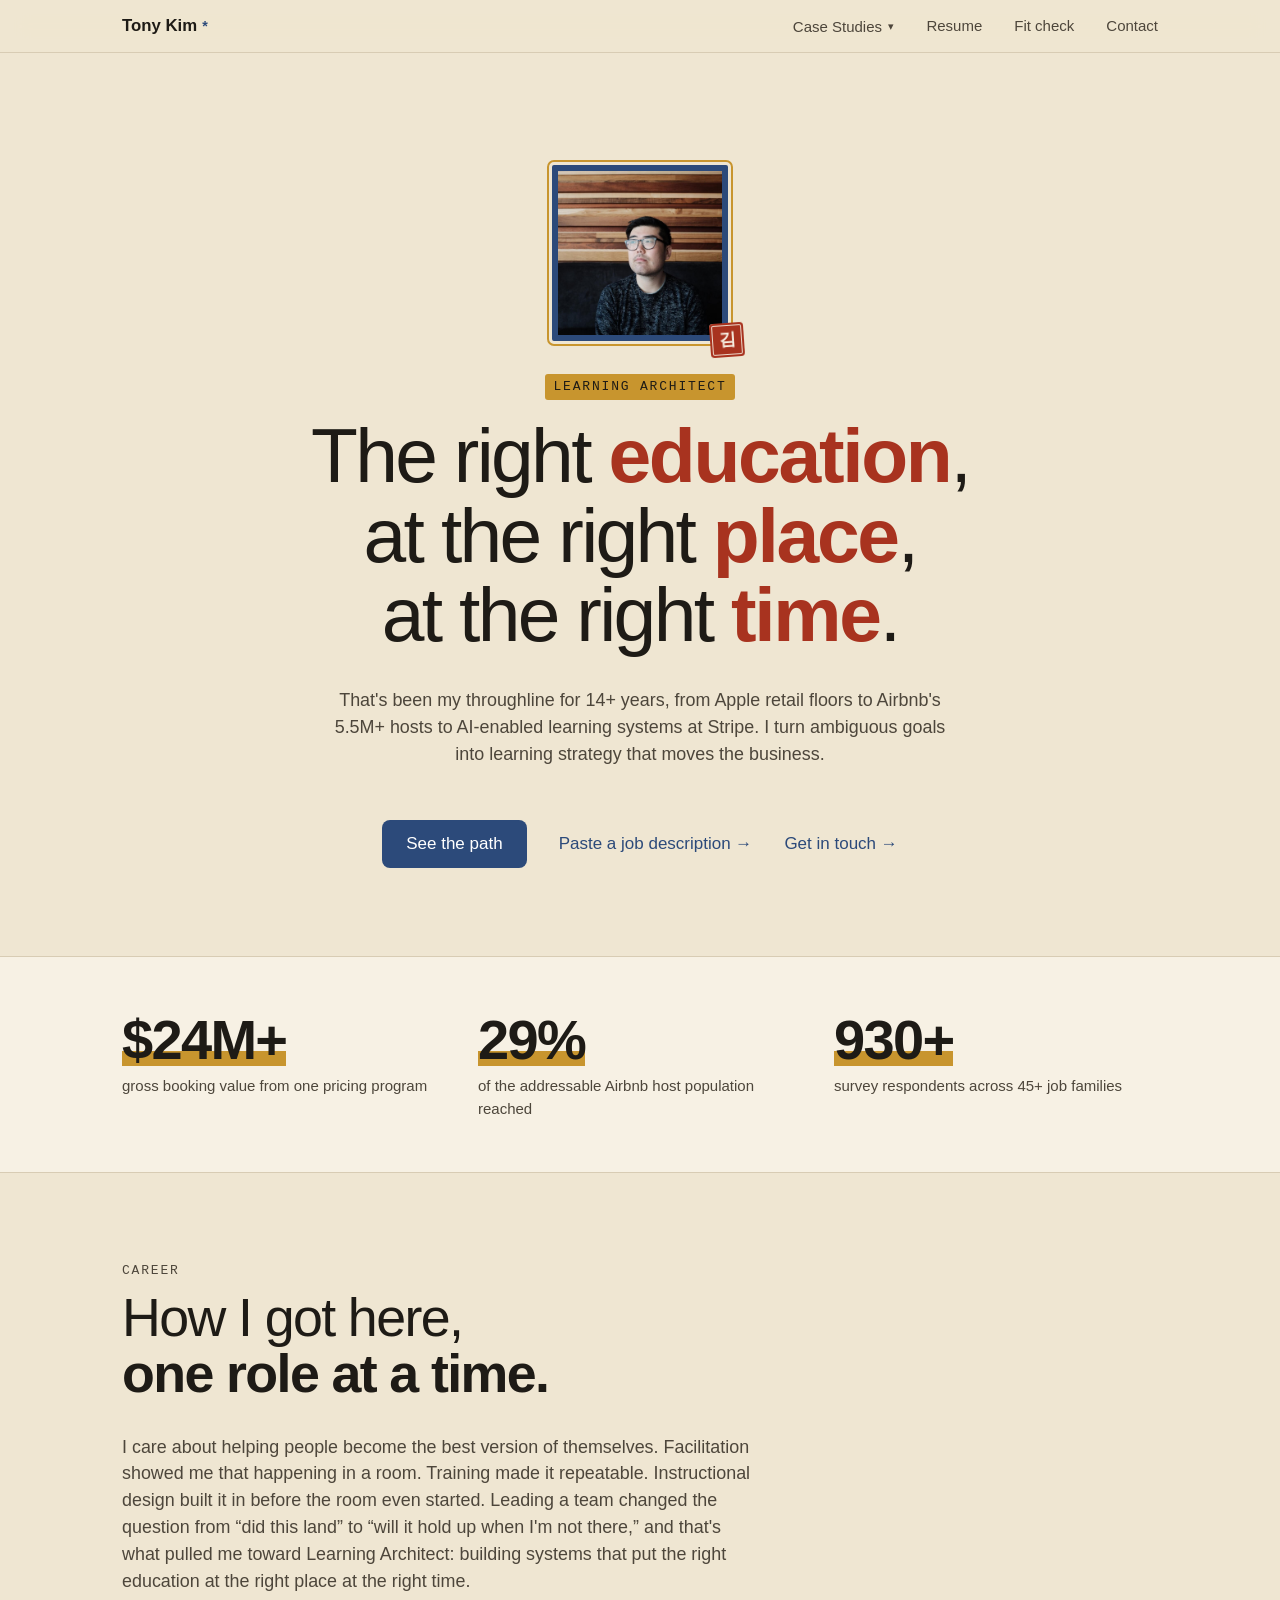
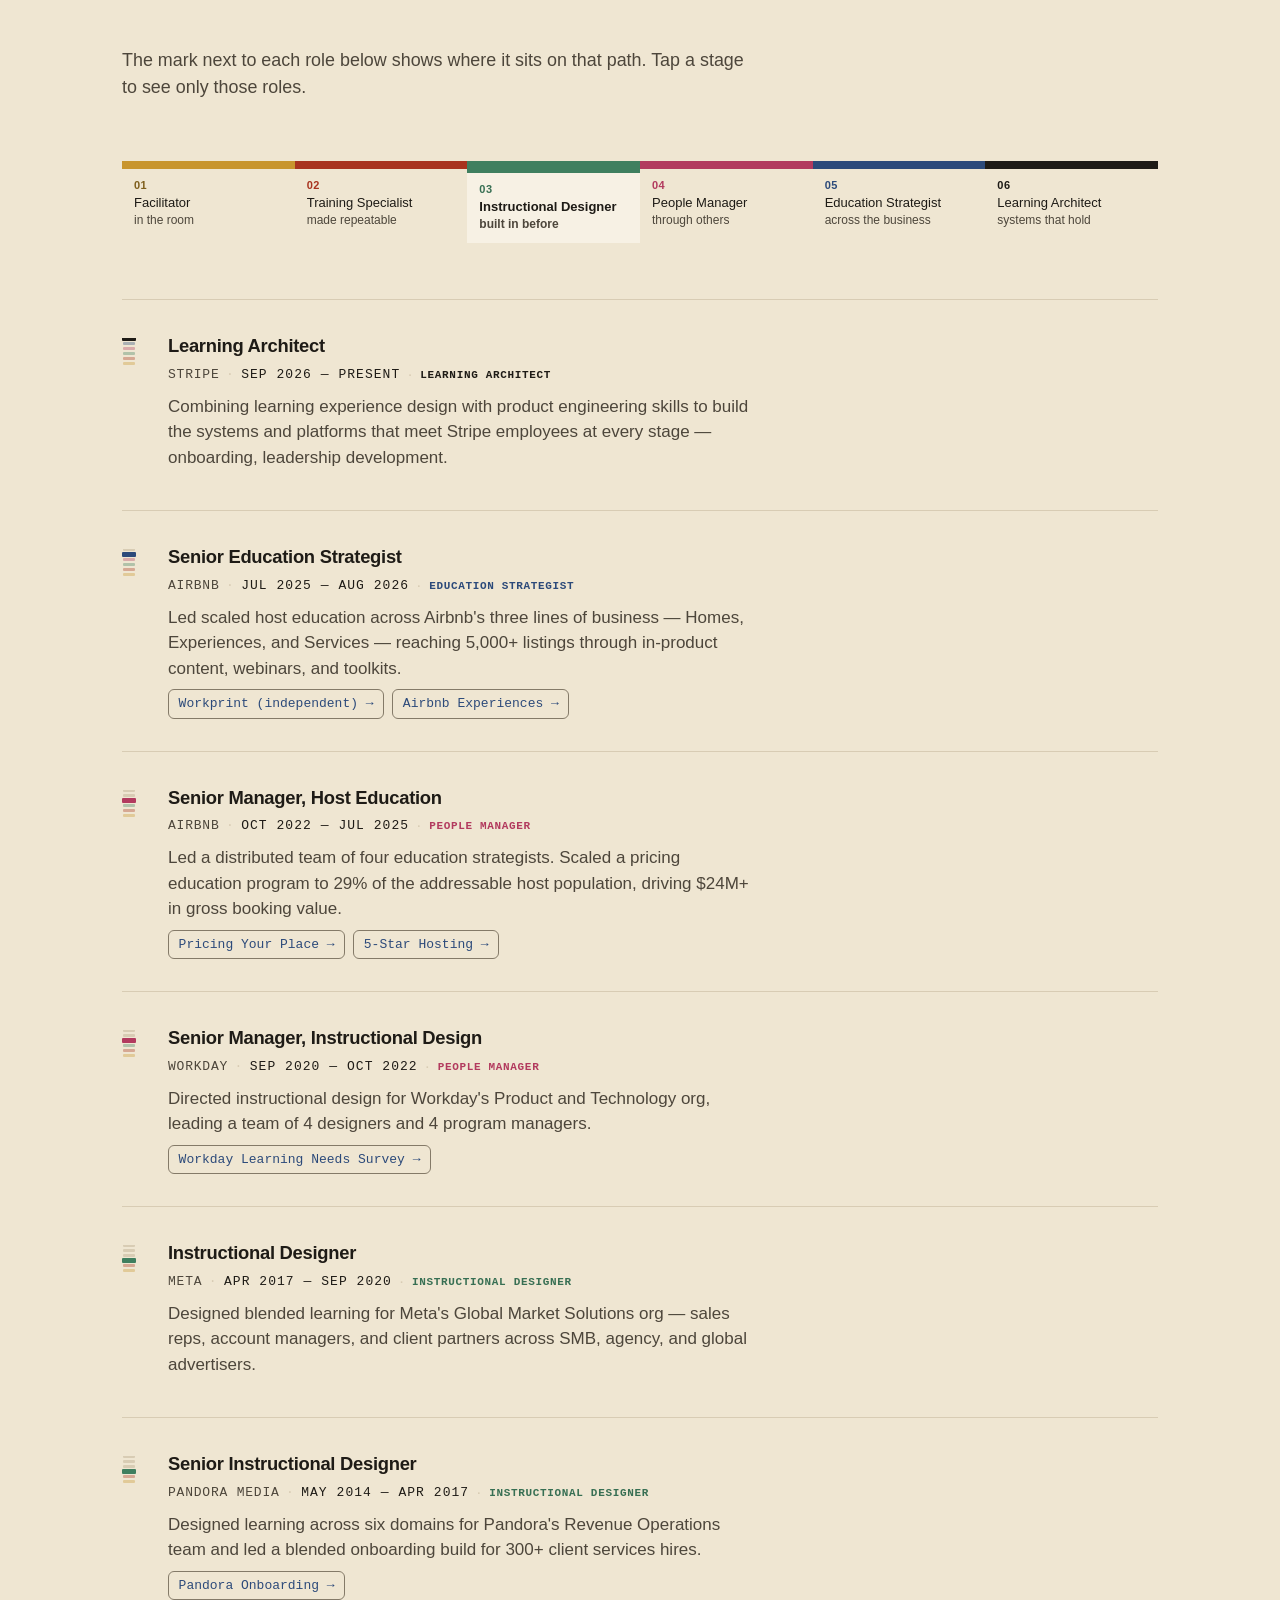
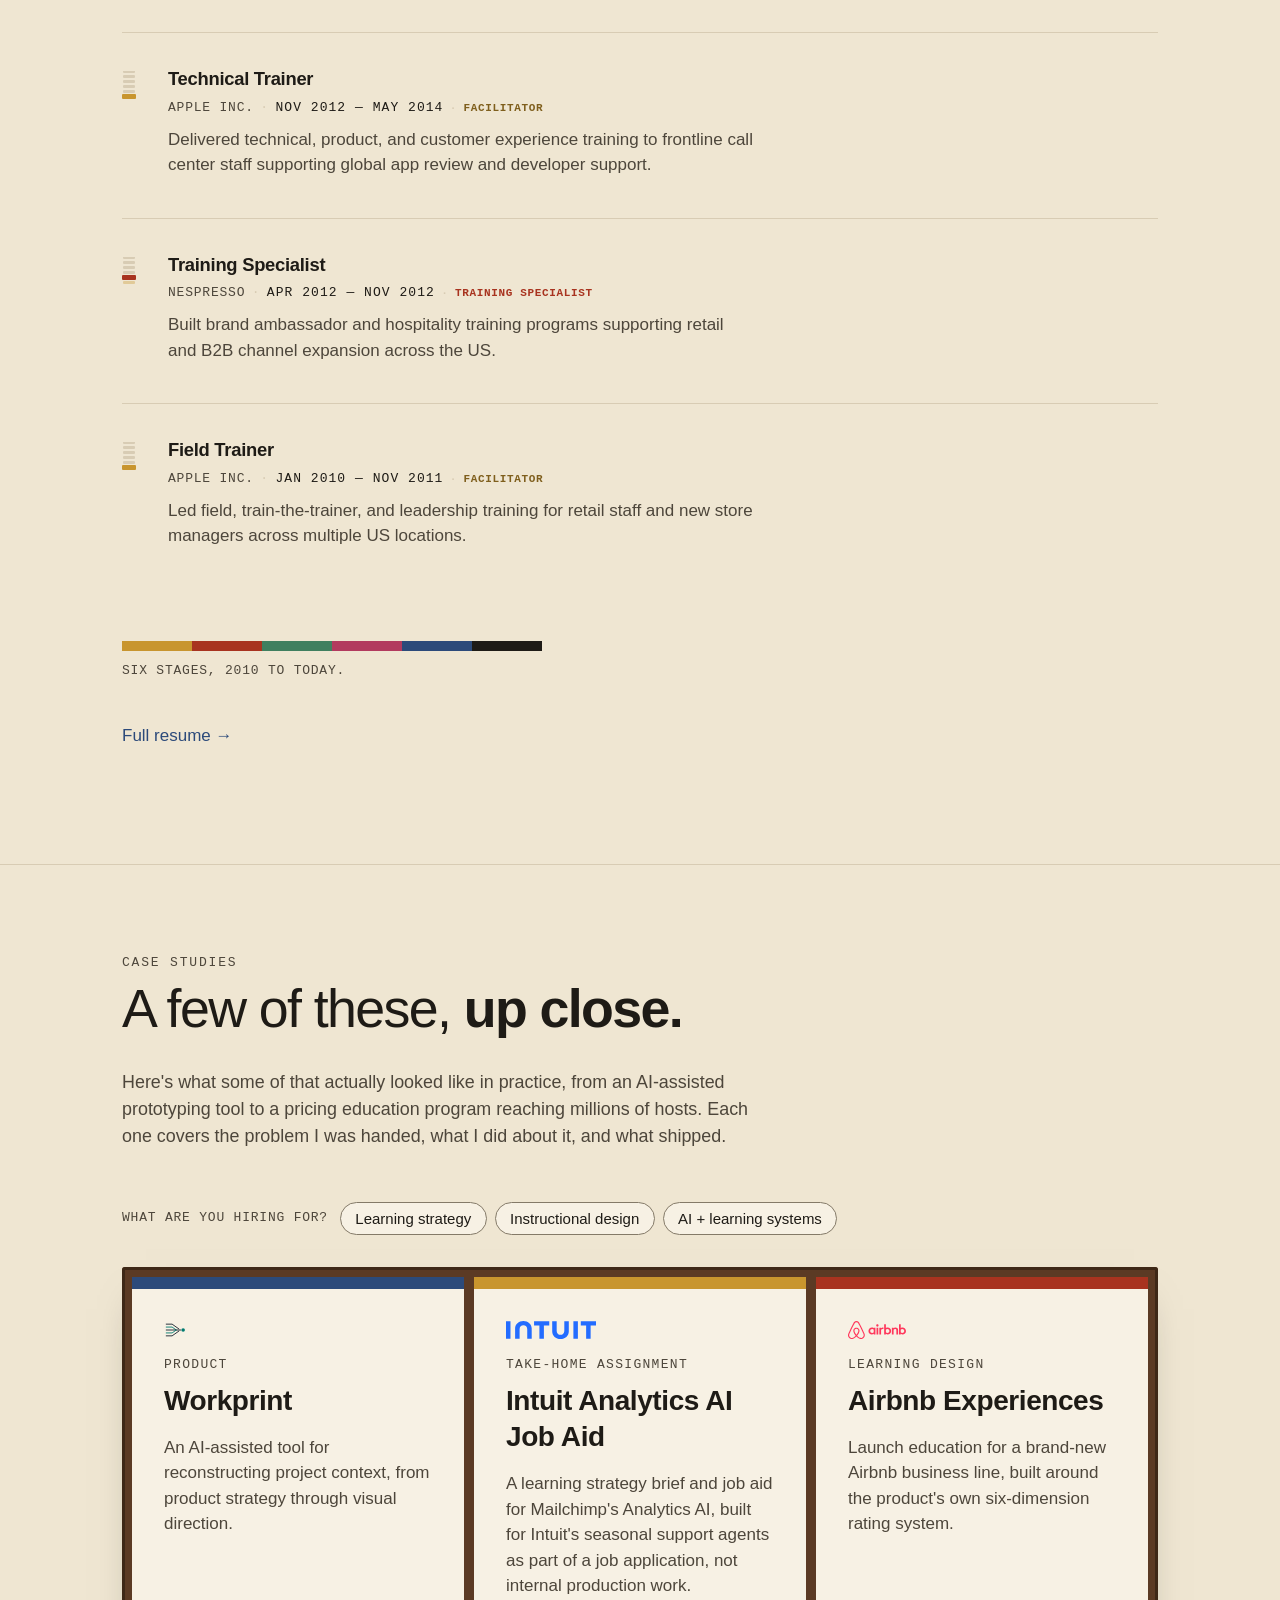
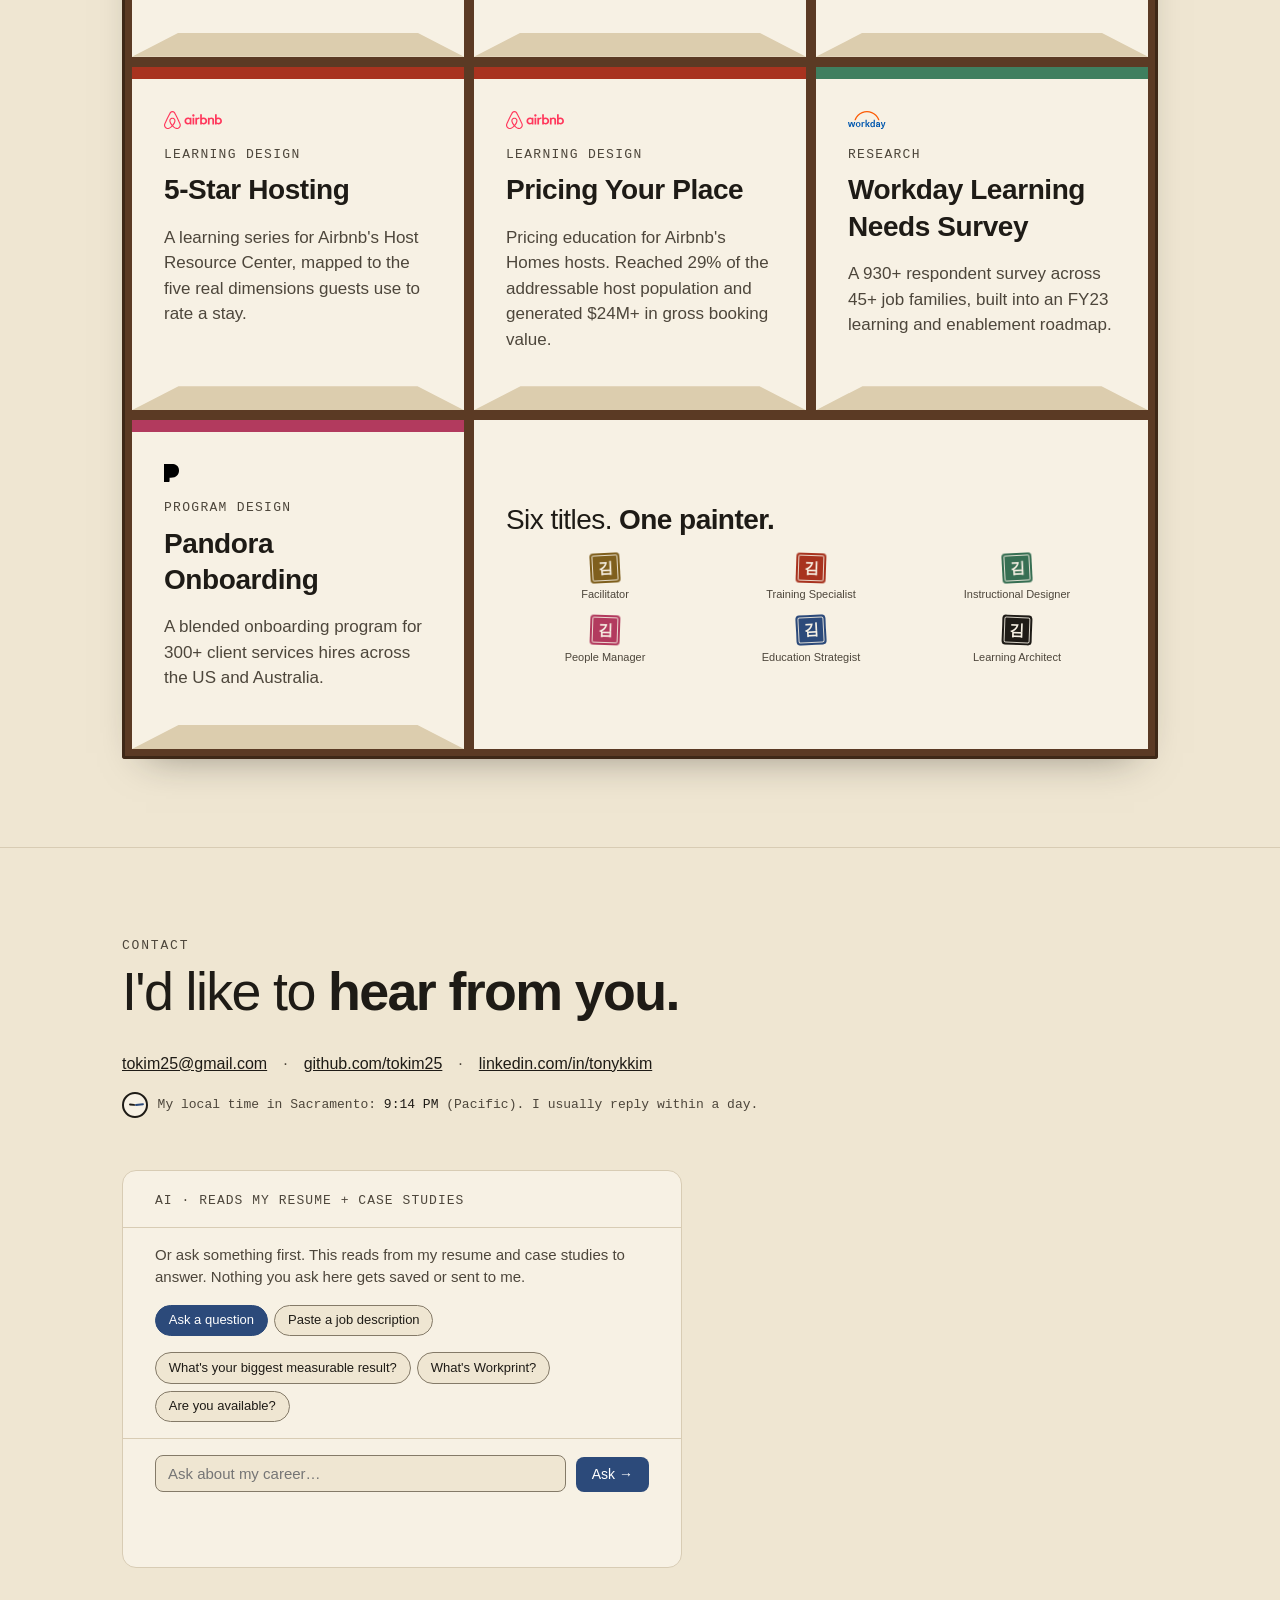
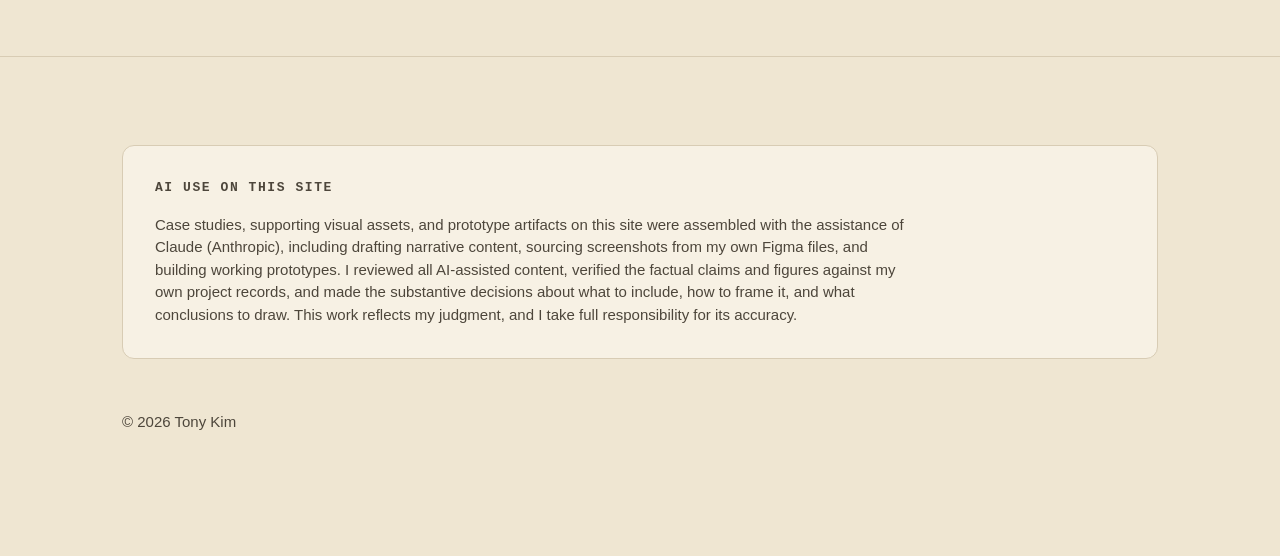
<file: index.html>
<!doctype html>
<html lang="en">
<head>
  <meta charset="utf-8" />
  <meta name="viewport" content="width=device-width, initial-scale=1" />
  <title>Tony Kim, Learning Architect</title>
  <meta name="description" content="Tony Kim's career, chronologically: facilitation to training specialism to instructional design to people management to education strategy to learning architecture, with the case studies to show for it." />
  <meta property="og:type" content="website" />
  <meta property="og:title" content="Tony Kim, Learning Architect" />
  <meta property="og:description" content="The right education, at the right place, at the right time. Career path, case studies, and an assistant that checks a job description against my work." />
  <meta property="og:url" content="https://tonykim.io/" />
  <meta property="og:image" content="https://tonykim.io/assets/images/profile-tony-kim.jpg" />
  <link rel="canonical" href="https://tonykim.io/" />
  <script async src="https://www.googletagmanager.com/gtag/js?id=G-R22E9YHFLX"></script>
  <script>
    window.dataLayer = window.dataLayer || [];
    function gtag(){dataLayer.push(arguments);}
    gtag('js', new Date());
    gtag('config', 'G-R22E9YHFLX');
  </script>
    <link rel="icon" href="assets/favicon.svg?v=seal" type="image/svg+xml" />
  <link rel="icon" href="assets/favicon-32.png?v=seal" sizes="32x32" type="image/png" />
  <link rel="apple-touch-icon" href="assets/apple-touch-icon.png?v=seal" />
<meta name="theme-color" content="#efe6d2" />
<link rel="stylesheet" href="styles.css?v=20261125-chaekgeori" />
</head>
<body>

  <nav class="site-nav">
    <div class="wrap">
      <a href="#top" class="site-nav__brand">Tony Kim</a>
      <ul class="site-nav__links">
        <li class="site-nav__item--dropdown">
          <button class="site-nav__dropdown-trigger" type="button" aria-expanded="false" aria-controls="case-studies-menu">
            Case Studies <span class="site-nav__dropdown-chevron" aria-hidden="true">&#9662;</span>
          </button>
          <ul class="site-nav__dropdown" id="case-studies-menu" aria-label="Case studies">
            <li><a href="#case-studies">All case studies</a></li>
            <li><a href="case-studies/workprint.html">Workprint</a></li>
            <li><a href="case-studies/intuit-analytics-ai.html">Intuit Analytics AI Job Aid</a></li>
            <li><a href="case-studies/experiences-services.html">Airbnb Experiences</a></li>
            <li><a href="case-studies/5-star-hosting.html">5-Star Hosting</a></li>
            <li><a href="case-studies/pricing.html">Pricing Your Place</a></li>
            <li><a href="case-studies/workday-learning-needs-survey.html">Workday Learning Needs Survey</a></li>
            <li><a href="case-studies/pandora-onboarding.html">Pandora Onboarding</a></li>
          </ul>
        </li>
        <li><a href="resume.html">Resume</a></li>
        <li><a href="#assistant" data-fit-link>Fit check</a></li>
        <li><a href="#contact">Contact</a></li>
      </ul>
    </div>
  </nav>

  <header class="hero" id="top">
    <div class="wrap">
      <div class="hero__portrait reveal">
        <img src="assets/images/profile-tony-kim.jpg" alt="Tony Kim" class="hero__photo" />
        <button type="button" class="seal seal--hero" aria-expanded="false" aria-controls="seal-note" aria-label="Seal: 김 (Kim). What is this?"><span aria-hidden="true">김</span></button>
        <p class="seal-note" id="seal-note" hidden>Court painters rarely signed their screens. A few hid a seal in the painting instead. This one is mine.</p>
      </div>
      <aside class="design-note"><span class="design-note__tag">Design note</span> Gain attention and state the objective. One headline carries the thesis, so a visitor who reads nothing else still has it.</aside>
      <p class="hero__eyebrow">Learning Architect</p>
      <h1 class="hero__headline" data-emphasis>The right <b>education</b>,<br />at the right <b>place</b>,<br />at the right <b>time</b>.</h1>
      <p class="hero__sub">That's been my throughline for 14+ years, from Apple retail floors to Airbnb's 5.5M+ hosts to AI-enabled learning systems at Stripe. I turn ambiguous goals into learning strategy that moves the business.</p>
      <div class="hero__cta">
        <a href="#career" class="btn btn--primary">See the path</a>
        <a href="#assistant" class="btn btn--text" data-fit-link>Paste a job description</a>
        <a href="#contact" class="btn btn--text">Get in touch</a>
      </div>
    </div>
  </header>

  <section class="proof" aria-label="Results at a glance">
    <div class="wrap">
      <aside class="design-note"><span class="design-note__tag">Design note</span> Show the stakes first. Three results sit above the story, so the evidence arrives before you have to take the claims on trust.</aside>
      <ul class="proof__list">
        <li><a href="case-studies/pricing.html" class="proof__item"><span class="proof__num"><span aria-hidden="true" data-count="24" data-prefix="$" data-suffix="M+">$24M+</span><span class="sr-only">$24M+</span></span><span class="proof__label">gross booking value from one pricing program</span></a></li>
        <li><a href="case-studies/pricing.html" class="proof__item"><span class="proof__num"><span aria-hidden="true" data-count="29" data-prefix="" data-suffix="%">29%</span><span class="sr-only">29%</span></span><span class="proof__label">of the addressable Airbnb host population reached</span></a></li>
        <li><a href="case-studies/workday-learning-needs-survey.html" class="proof__item"><span class="proof__num"><span aria-hidden="true" data-count="930" data-prefix="" data-suffix="+">930+</span><span class="sr-only">930+</span></span><span class="proof__label">survey respondents across 45+ job families</span></a></li>
      </ul>
    </div>
  </section>

  <section id="career">
    <div class="wrap">
      <aside class="design-note"><span class="design-note__tag">Design note</span> Give the learner a map. The stage key is an advance organizer: six stages first, then nine roles placed against them. Tapping a stage filters the roles, which puts the path in the visitor's hands.</aside>
      <p class="section__eyebrow">Career</p>
      <h2 class="section__title">How I got here, <b>one role at a time.</b></h2>
      <p class="section__lede">I care about helping people become the best version of themselves. Facilitation showed me that happening in a room. Training made it repeatable. Instructional design built it in before the room even started. Leading a team changed the question from &ldquo;did this land&rdquo; to &ldquo;will it hold up when I'm not there,&rdquo; and that's what pulled me toward Learning Architect: building systems that put the right education at the right place at the right time.</p>
      <p class="section__lede">The mark next to each role below shows where it sits on that path. Tap a stage to see only those roles.</p>

      <div class="timeline__stage-key" role="group" aria-label="Filter roles by career stage">
        <button type="button" class="timeline__stage-key-item" data-stage="1" aria-pressed="false"><span class="stage__num">01</span><span class="stage__name">Facilitator</span><span class="stage__gloss">in the room</span></button>
        <button type="button" class="timeline__stage-key-item" data-stage="2" aria-pressed="false"><span class="stage__num">02</span><span class="stage__name">Training Specialist</span><span class="stage__gloss">made repeatable</span></button>
        <button type="button" class="timeline__stage-key-item" data-stage="3" aria-pressed="false"><span class="stage__num">03</span><span class="stage__name">Instructional Designer</span><span class="stage__gloss">built in before</span></button>
        <button type="button" class="timeline__stage-key-item" data-stage="4" aria-pressed="false"><span class="stage__num">04</span><span class="stage__name">People Manager</span><span class="stage__gloss">through others</span></button>
        <button type="button" class="timeline__stage-key-item" data-stage="5" aria-pressed="false"><span class="stage__num">05</span><span class="stage__name">Education Strategist</span><span class="stage__gloss">across the business</span></button>
        <button type="button" class="timeline__stage-key-item" data-stage="6" aria-pressed="false"><span class="stage__num">06</span><span class="stage__name">Learning Architect</span><span class="stage__gloss">systems that hold</span></button>
      </div>

      <div class="timeline">

        <div class="timeline__entry reveal" data-stage="6">
          <svg class="timeline__rung" width="14" height="28" viewBox="0 0 14 28" aria-hidden="true"><rect x="1" y="24" width="12" height="3" rx="1" style="fill:var(--stage-1);opacity:.35"/><rect x="1" y="19" width="12" height="3" rx="1" style="fill:var(--stage-2);opacity:.35"/><rect x="1" y="14" width="12" height="3" rx="1" style="fill:var(--stage-3);opacity:.35"/><rect x="1" y="9" width="12" height="3" rx="1" style="fill:var(--stage-4);opacity:.35"/><rect x="1" y="4" width="12" height="3" rx="1" style="fill:var(--stage-5);opacity:.35"/><rect class="glyph__lit" x="0" y="-2" width="14" height="5" rx="1" style="fill:var(--stage-6)"/></svg>
          <div class="timeline__body">
            <div class="timeline__head">
              <span class="timeline__role">Learning Architect</span>
            </div>
            <div class="timeline__subhead">
              <span class="timeline__org">Stripe</span>
              <span class="timeline__meta">Sep 2026 &mdash; Present</span>
              <span class="timeline__stage" style="color:var(--stage-6-text)">Learning Architect</span>
            </div>
            <p class="timeline__desc">Combining learning experience design with product engineering skills to build the systems and platforms that meet Stripe employees at every stage &mdash; onboarding, leadership development.</p>
          </div>
        </div>

        <div class="timeline__entry reveal" data-stage="5">
          <svg class="timeline__rung" width="14" height="28" viewBox="0 0 14 28" aria-hidden="true"><rect x="1" y="24" width="12" height="3" rx="1" style="fill:var(--stage-1);opacity:.35"/><rect x="1" y="19" width="12" height="3" rx="1" style="fill:var(--stage-2);opacity:.35"/><rect x="1" y="14" width="12" height="3" rx="1" style="fill:var(--stage-3);opacity:.35"/><rect x="1" y="9" width="12" height="3" rx="1" style="fill:var(--stage-4);opacity:.35"/><rect class="glyph__lit" x="0" y="3" width="14" height="5" rx="1" style="fill:var(--stage-5)"/><rect x="1" y="-1" width="12" height="3" rx="1" style="fill:var(--color-line)"/></svg>
          <div class="timeline__body">
            <div class="timeline__head">
              <span class="timeline__role">Senior Education Strategist</span>
            </div>
            <div class="timeline__subhead">
              <span class="timeline__org">Airbnb</span>
              <span class="timeline__meta">Jul 2025 &mdash; Aug 2026</span>
              <span class="timeline__stage" style="color:var(--stage-5-text)">Education Strategist</span>
            </div>
            <p class="timeline__desc">Led scaled host education across Airbnb's three lines of business &mdash; Homes, Experiences, and Services &mdash; reaching 5,000+ listings through in-product content, webinars, and toolkits.</p>
            <div class="timeline__cases">
              <a href="case-studies/workprint.html" class="timeline__case-link">Workprint (independent) &rarr;</a>
              <a href="case-studies/experiences-services.html" class="timeline__case-link">Airbnb Experiences &rarr;</a>
            </div>
          </div>
        </div>

        <div class="timeline__entry reveal" data-stage="4">
          <svg class="timeline__rung" width="14" height="28" viewBox="0 0 14 28" aria-hidden="true"><rect x="1" y="24" width="12" height="3" rx="1" style="fill:var(--stage-1);opacity:.35"/><rect x="1" y="19" width="12" height="3" rx="1" style="fill:var(--stage-2);opacity:.35"/><rect x="1" y="14" width="12" height="3" rx="1" style="fill:var(--stage-3);opacity:.35"/><rect class="glyph__lit" x="0" y="8" width="14" height="5" rx="1" style="fill:var(--stage-4)"/><rect x="1" y="4" width="12" height="3" rx="1" style="fill:var(--color-line)"/><rect x="1" y="-1" width="12" height="3" rx="1" style="fill:var(--color-line)"/></svg>
          <div class="timeline__body">
            <div class="timeline__head">
              <span class="timeline__role">Senior Manager, Host Education</span>
            </div>
            <div class="timeline__subhead">
              <span class="timeline__org">Airbnb</span>
              <span class="timeline__meta">Oct 2022 &mdash; Jul 2025</span>
              <span class="timeline__stage" style="color:var(--stage-4-text)">People Manager</span>
            </div>
            <p class="timeline__desc">Led a distributed team of four education strategists. Scaled a pricing education program to 29% of the addressable host population, driving $24M+ in gross booking value.</p>
            <div class="timeline__cases">
              <a href="case-studies/pricing.html" class="timeline__case-link">Pricing Your Place &rarr;</a>
              <a href="case-studies/5-star-hosting.html" class="timeline__case-link">5-Star Hosting &rarr;</a>
            </div>
          </div>
        </div>

        <div class="timeline__entry reveal" data-stage="4">
          <svg class="timeline__rung" width="14" height="28" viewBox="0 0 14 28" aria-hidden="true"><rect x="1" y="24" width="12" height="3" rx="1" style="fill:var(--stage-1);opacity:.35"/><rect x="1" y="19" width="12" height="3" rx="1" style="fill:var(--stage-2);opacity:.35"/><rect x="1" y="14" width="12" height="3" rx="1" style="fill:var(--stage-3);opacity:.35"/><rect class="glyph__lit" x="0" y="8" width="14" height="5" rx="1" style="fill:var(--stage-4)"/><rect x="1" y="4" width="12" height="3" rx="1" style="fill:var(--color-line)"/><rect x="1" y="-1" width="12" height="3" rx="1" style="fill:var(--color-line)"/></svg>
          <div class="timeline__body">
            <div class="timeline__head">
              <span class="timeline__role">Senior Manager, Instructional Design</span>
            </div>
            <div class="timeline__subhead">
              <span class="timeline__org">Workday</span>
              <span class="timeline__meta">Sep 2020 &mdash; Oct 2022</span>
              <span class="timeline__stage" style="color:var(--stage-4-text)">People Manager</span>
            </div>
            <p class="timeline__desc">Directed instructional design for Workday's Product and Technology org, leading a team of 4 designers and 4 program managers.</p>
            <div class="timeline__cases">
              <a href="case-studies/workday-learning-needs-survey.html" class="timeline__case-link">Workday Learning Needs Survey &rarr;</a>
            </div>
          </div>
        </div>

        <div class="timeline__entry reveal" data-stage="3">
          <svg class="timeline__rung" width="14" height="28" viewBox="0 0 14 28" aria-hidden="true"><rect x="1" y="24" width="12" height="3" rx="1" style="fill:var(--stage-1);opacity:.35"/><rect x="1" y="19" width="12" height="3" rx="1" style="fill:var(--stage-2);opacity:.35"/><rect class="glyph__lit" x="0" y="13" width="14" height="5" rx="1" style="fill:var(--stage-3)"/><rect x="1" y="9" width="12" height="3" rx="1" style="fill:var(--color-line)"/><rect x="1" y="4" width="12" height="3" rx="1" style="fill:var(--color-line)"/><rect x="1" y="-1" width="12" height="3" rx="1" style="fill:var(--color-line)"/></svg>
          <div class="timeline__body">
            <div class="timeline__head">
              <span class="timeline__role">Instructional Designer</span>
            </div>
            <div class="timeline__subhead">
              <span class="timeline__org">Meta</span>
              <span class="timeline__meta">Apr 2017 &mdash; Sep 2020</span>
              <span class="timeline__stage" style="color:var(--stage-3-text)">Instructional Designer</span>
            </div>
            <p class="timeline__desc">Designed blended learning for Meta's Global Market Solutions org &mdash; sales reps, account managers, and client partners across SMB, agency, and global advertisers.</p>
          </div>
        </div>

        <div class="timeline__entry reveal" data-stage="3">
          <svg class="timeline__rung" width="14" height="28" viewBox="0 0 14 28" aria-hidden="true"><rect x="1" y="24" width="12" height="3" rx="1" style="fill:var(--stage-1);opacity:.35"/><rect x="1" y="19" width="12" height="3" rx="1" style="fill:var(--stage-2);opacity:.35"/><rect class="glyph__lit" x="0" y="13" width="14" height="5" rx="1" style="fill:var(--stage-3)"/><rect x="1" y="9" width="12" height="3" rx="1" style="fill:var(--color-line)"/><rect x="1" y="4" width="12" height="3" rx="1" style="fill:var(--color-line)"/><rect x="1" y="-1" width="12" height="3" rx="1" style="fill:var(--color-line)"/></svg>
          <div class="timeline__body">
            <div class="timeline__head">
              <span class="timeline__role">Senior Instructional Designer</span>
            </div>
            <div class="timeline__subhead">
              <span class="timeline__org">Pandora Media</span>
              <span class="timeline__meta">May 2014 &mdash; Apr 2017</span>
              <span class="timeline__stage" style="color:var(--stage-3-text)">Instructional Designer</span>
            </div>
            <p class="timeline__desc">Designed learning across six domains for Pandora's Revenue Operations team and led a blended onboarding build for 300+ client services hires.</p>
            <div class="timeline__cases">
              <a href="case-studies/pandora-onboarding.html" class="timeline__case-link">Pandora Onboarding &rarr;</a>
            </div>
          </div>
        </div>

        <div class="timeline__entry reveal" data-stage="1">
          <svg class="timeline__rung" width="14" height="28" viewBox="0 0 14 28" aria-hidden="true"><rect class="glyph__lit" x="0" y="23" width="14" height="5" rx="1" style="fill:var(--stage-1)"/><rect x="1" y="19" width="12" height="3" rx="1" style="fill:var(--color-line)"/><rect x="1" y="14" width="12" height="3" rx="1" style="fill:var(--color-line)"/><rect x="1" y="9" width="12" height="3" rx="1" style="fill:var(--color-line)"/><rect x="1" y="4" width="12" height="3" rx="1" style="fill:var(--color-line)"/><rect x="1" y="-1" width="12" height="3" rx="1" style="fill:var(--color-line)"/></svg>
          <div class="timeline__body">
            <div class="timeline__head">
              <span class="timeline__role">Technical Trainer</span>
            </div>
            <div class="timeline__subhead">
              <span class="timeline__org">Apple Inc.</span>
              <span class="timeline__meta">Nov 2012 &mdash; May 2014</span>
              <span class="timeline__stage" style="color:var(--stage-1-text)">Facilitator</span>
            </div>
            <p class="timeline__desc">Delivered technical, product, and customer experience training to frontline call center staff supporting global app review and developer support.</p>
          </div>
        </div>

        <div class="timeline__entry reveal" data-stage="2">
          <svg class="timeline__rung" width="14" height="28" viewBox="0 0 14 28" aria-hidden="true"><rect x="1" y="24" width="12" height="3" rx="1" style="fill:var(--stage-1);opacity:.35"/><rect class="glyph__lit" x="0" y="18" width="14" height="5" rx="1" style="fill:var(--stage-2)"/><rect x="1" y="14" width="12" height="3" rx="1" style="fill:var(--color-line)"/><rect x="1" y="9" width="12" height="3" rx="1" style="fill:var(--color-line)"/><rect x="1" y="4" width="12" height="3" rx="1" style="fill:var(--color-line)"/><rect x="1" y="-1" width="12" height="3" rx="1" style="fill:var(--color-line)"/></svg>
          <div class="timeline__body">
            <div class="timeline__head">
              <span class="timeline__role">Training Specialist</span>
            </div>
            <div class="timeline__subhead">
              <span class="timeline__org">Nespresso</span>
              <span class="timeline__meta">Apr 2012 &mdash; Nov 2012</span>
              <span class="timeline__stage" style="color:var(--stage-2-text)">Training Specialist</span>
            </div>
            <p class="timeline__desc">Built brand ambassador and hospitality training programs supporting retail and B2B channel expansion across the US.</p>
          </div>
        </div>

        <div class="timeline__entry reveal" data-stage="1">
          <svg class="timeline__rung" width="14" height="28" viewBox="0 0 14 28" aria-hidden="true"><rect class="glyph__lit" x="0" y="23" width="14" height="5" rx="1" style="fill:var(--stage-1)"/><rect x="1" y="19" width="12" height="3" rx="1" style="fill:var(--color-line)"/><rect x="1" y="14" width="12" height="3" rx="1" style="fill:var(--color-line)"/><rect x="1" y="9" width="12" height="3" rx="1" style="fill:var(--color-line)"/><rect x="1" y="4" width="12" height="3" rx="1" style="fill:var(--color-line)"/><rect x="1" y="-1" width="12" height="3" rx="1" style="fill:var(--color-line)"/></svg>
          <div class="timeline__body">
            <div class="timeline__head">
              <span class="timeline__role">Field Trainer</span>
            </div>
            <div class="timeline__subhead">
              <span class="timeline__org">Apple Inc.</span>
              <span class="timeline__meta">Jan 2010 &mdash; Nov 2011</span>
              <span class="timeline__stage" style="color:var(--stage-1-text)">Facilitator</span>
            </div>
            <p class="timeline__desc">Led field, train-the-trainer, and leadership training for retail staff and new store managers across multiple US locations.</p>
          </div>
        </div>

      </div>

      <div class="sleeve">
        <div class="sleeve__band" aria-hidden="true"><span></span><span></span><span></span><span></span><span></span><span></span></div>
        <p class="sleeve__caption">Six stages, 2010 to today.</p>
      </div>

      <p style="margin-top: var(--space-md);"><a href="resume.html" class="btn btn--text">Full resume</a></p>
    </div>
  </section>

  <section id="case-studies">
    <div class="wrap">
      <aside class="design-note"><span class="design-note__tag">Design note</span> Worked examples. Every case study follows the same arc of problem, action and result, so you can compare projects without relearning the format.</aside>
      <p class="section__eyebrow">Case Studies</p>
      <h2 class="section__title">A few of these, <b>up close.</b></h2>
      <p class="section__lede">Here's what some of that actually looked like in practice, from an AI-assisted prototyping tool to a pricing education program reaching millions of hosts. Each one covers the problem I was handed, what I did about it, and what shipped.</p>

      <div class="path" role="group" aria-label="What are you hiring for?">
        <span class="path__q">What are you hiring for?</span>
        <button type="button" class="path__chip" data-path="strategy" aria-pressed="false">Learning strategy</button>
        <button type="button" class="path__chip" data-path="design" aria-pressed="false">Instructional design</button>
        <button type="button" class="path__chip" data-path="ai" aria-pressed="false">AI + learning systems</button>
      </div>

      <div class="case-grid">

        <a href="case-studies/workprint.html" class="case-card reveal" data-band="indigo" data-tags="ai strategy">
          <span class="case-card__band" style="view-transition-name: case-band-workprint" aria-hidden="true"></span>
          <img src="assets/logos/workprint.svg" alt="Workprint" class="case-card__logo" style="view-transition-name: case-logo-workprint" />
          <p class="case-card__label">Product</p>
          <h3 class="case-card__title" style="view-transition-name: case-title-workprint">Workprint</h3>
          <p class="case-card__desc">An AI-assisted tool for reconstructing project context, from product strategy through visual direction.</p>
        </a>

        <a href="case-studies/intuit-analytics-ai.html" class="case-card reveal" data-band="ochre" data-tags="ai design strategy">
          <span class="case-card__band" style="view-transition-name: case-band-intuit-analytics-ai" aria-hidden="true"></span>
          <img src="assets/logos/intuit.svg" alt="Intuit" class="case-card__logo" style="view-transition-name: case-logo-intuit-analytics-ai" />
          <p class="case-card__label">Take-home assignment</p>
          <h3 class="case-card__title" style="view-transition-name: case-title-intuit-analytics-ai">Intuit Analytics AI Job Aid</h3>
          <p class="case-card__desc">A learning strategy brief and job aid for Mailchimp's Analytics AI, built for Intuit's seasonal support agents as part of a job application, not internal production work.</p>
        </a>

        <a href="case-studies/experiences-services.html" class="case-card reveal" data-band="cinnabar" data-tags="design strategy">
          <span class="case-card__band" style="view-transition-name: case-band-experiences-services" aria-hidden="true"></span>
          <img src="assets/logos/airbnb.svg" alt="Airbnb" class="case-card__logo" style="view-transition-name: case-logo-experiences-services" />
          <p class="case-card__label">Learning Design</p>
          <h3 class="case-card__title" style="view-transition-name: case-title-experiences-services">Airbnb Experiences</h3>
          <p class="case-card__desc">Launch education for a brand-new Airbnb business line, built around the product's own six-dimension rating system.</p>
        </a>

        <a href="case-studies/5-star-hosting.html" class="case-card reveal" data-band="cinnabar" data-tags="design strategy">
          <span class="case-card__band" style="view-transition-name: case-band-5-star-hosting" aria-hidden="true"></span>
          <img src="assets/logos/airbnb.svg" alt="Airbnb" class="case-card__logo" style="view-transition-name: case-logo-5-star-hosting" />
          <p class="case-card__label">Learning Design</p>
          <h3 class="case-card__title" style="view-transition-name: case-title-5-star-hosting">5-Star Hosting</h3>
          <p class="case-card__desc">A learning series for Airbnb's Host Resource Center, mapped to the five real dimensions guests use to rate a stay.</p>
        </a>

        <a href="case-studies/pricing.html" class="case-card reveal" data-band="cinnabar" data-tags="strategy">
          <span class="case-card__band" style="view-transition-name: case-band-pricing" aria-hidden="true"></span>
          <img src="assets/logos/airbnb.svg" alt="Airbnb" class="case-card__logo" style="view-transition-name: case-logo-pricing" />
          <p class="case-card__label">Learning Design</p>
          <h3 class="case-card__title" style="view-transition-name: case-title-pricing">Pricing Your Place</h3>
          <p class="case-card__desc">Pricing education for Airbnb's Homes hosts. Reached 29% of the addressable host population and generated $24M+ in gross booking value.</p>
        </a>

        <a href="case-studies/workday-learning-needs-survey.html" class="case-card reveal" data-band="malachite" data-tags="strategy">
          <span class="case-card__band" style="view-transition-name: case-band-workday-learning-needs-survey" aria-hidden="true"></span>
          <img src="assets/logos/workday.svg" alt="Workday" class="case-card__logo" style="view-transition-name: case-logo-workday-learning-needs-survey" />
          <p class="case-card__label">Research</p>
          <h3 class="case-card__title" style="view-transition-name: case-title-workday-learning-needs-survey">Workday Learning Needs Survey</h3>
          <p class="case-card__desc">A 930+ respondent survey across 45+ job families, built into an FY23 learning and enablement roadmap.</p>
        </a>

        <a href="case-studies/pandora-onboarding.html" class="case-card reveal" data-band="yeonji" data-tags="design">
          <span class="case-card__band" style="view-transition-name: case-band-pandora-onboarding" aria-hidden="true"></span>
          <img src="assets/logos/pandora.svg" alt="Pandora" class="case-card__logo" style="view-transition-name: case-logo-pandora-onboarding" />
          <p class="case-card__label">Program Design</p>
          <h3 class="case-card__title" style="view-transition-name: case-title-pandora-onboarding">Pandora Onboarding</h3>
          <p class="case-card__desc">A blended onboarding program for 300+ client services hires across the US and Australia.</p>
        </a>

        <div class="colophon reveal">
          <p class="colophon__line">Six titles. <b>One painter.</b></p>
          <ul class="colophon__seals" aria-label="My six titles">
            <li><span class="seal seal--small" style="--seal:var(--stage-1-text)" aria-hidden="true">김</span><span class="colophon__title">Facilitator</span></li>
            <li><span class="seal seal--small" style="--seal:var(--stage-2-text)" aria-hidden="true">김</span><span class="colophon__title">Training Specialist</span></li>
            <li><span class="seal seal--small" style="--seal:var(--stage-3-text)" aria-hidden="true">김</span><span class="colophon__title">Instructional Designer</span></li>
            <li><span class="seal seal--small" style="--seal:var(--stage-4-text)" aria-hidden="true">김</span><span class="colophon__title">People Manager</span></li>
            <li><span class="seal seal--small" style="--seal:var(--stage-5-text)" aria-hidden="true">김</span><span class="colophon__title">Education Strategist</span></li>
            <li><span class="seal seal--small" style="--seal:var(--stage-6-text)" aria-hidden="true">김</span><span class="colophon__title">Learning Architect</span></li>
          </ul>
        </div>

      </div>
    </div>
  </section>

  <section id="contact">
    <div class="wrap">
      <p class="section__eyebrow">Contact</p>
      <h2 class="section__title">I'd like to <b>hear from you.</b></h2>

      <p class="contact-links">
        <a href="mailto:tokim25@gmail.com">tokim25@gmail.com</a>
        <span aria-hidden="true">&middot;</span>
        <a href="https://github.com/tokim25">github.com/tokim25</a>
        <span aria-hidden="true">&middot;</span>
        <a href="https://www.linkedin.com/in/tonykkim" target="_blank" rel="noopener">linkedin.com/in/tonykkim</a>
      </p>

      <p class="station-clock" hidden>
        <span class="station-clock__face" aria-hidden="true"><span class="station-clock__hand station-clock__hand--h"></span><span class="station-clock__hand station-clock__hand--m"></span></span>
        <span>My local time in Sacramento: <time class="station-clock__time"></time> (Pacific). I usually reply within a day.</span>
      </p>

      <aside class="design-note"><span class="design-note__tag">Design note</span> Practice and feedback. In place of a contact form, the assistant lets you test a question or a job description against the evidence and get a specific answer back.</aside>
      <div class="assistant-card" id="assistant">
        <div class="assistant-card__header">
          <span class="assistant-card__badge">AI &middot; reads my resume + case studies</span>
        </div>
        <p class="assistant-card__intro">Or ask something first. This reads from my resume and case studies to answer. Nothing you ask here gets saved or sent to me.</p>
        <div class="assistant-card__modes" role="group" aria-label="What do you want to do?">
          <button type="button" class="assistant-card__mode" data-mode="ask" aria-pressed="true">Ask a question</button>
          <button type="button" class="assistant-card__mode" data-mode="fit" aria-pressed="false">Paste a job description</button>
        </div>
        <div class="assistant-card__thread" id="assistant-thread" aria-label="Conversation"></div>
        <div class="assistant-card__starters" id="assistant-starters" role="group" aria-label="Suggested questions">
          <button type="button" class="assistant-card__starter">What's your biggest measurable result?</button>
          <button type="button" class="assistant-card__starter">What's Workprint?</button>
          <button type="button" class="assistant-card__starter">Are you available?</button>
        </div>
        <form class="assistant-card__form" id="assistant-form">
          <label for="assistant-question" class="sr-only" id="assistant-question-label">Your question</label>
          <textarea id="assistant-question" rows="1" maxlength="500" placeholder="Ask about my career&hellip;" required></textarea>
          <button type="submit" class="assistant-card__send" id="assistant-send"><span id="assistant-send-label">Ask</span> <span aria-hidden="true">&rarr;</span></button>
        </form>
        <p class="assistant-card__count" id="assistant-count" hidden></p>
        <p class="sr-only" id="assistant-count-live" aria-live="polite"></p>
        <p class="assistant-card__hint" id="assistant-fit-hint" hidden>Paste the responsibilities and qualifications. You'll get each requirement matched to evidence from my resume and case studies, with gaps called out. The text goes to the AI to answer and isn't stored.</p>
        <p class="assistant-card__status" id="assistant-status" role="status" aria-live="polite">&nbsp;</p>
        <p class="sr-only" id="assistant-announce" aria-live="polite"></p>
      </div>
    </div>
  </section>

  <footer class="site-footer">
    <div class="wrap">
      <div class="ai-use">
        <h3>AI use on this site</h3>
        <p>Case studies, supporting visual assets, and prototype artifacts on this site were assembled with the assistance of Claude (Anthropic), including drafting narrative content, sourcing screenshots from my own Figma files, and building working prototypes. I reviewed all AI-assisted content, verified the factual claims and figures against my own project records, and made the substantive decisions about what to include, how to frame it, and what conclusions to draw. This work reflects my judgment, and I take full responsibility for its accuracy.</p>
      </div>

      <p class="site-footer__meta">&copy; 2026 Tony Kim</p>
    </div>
  </footer>

  <script src="script.js?v=20261125-chaekgeori"></script>
</body>
</html>
</file>
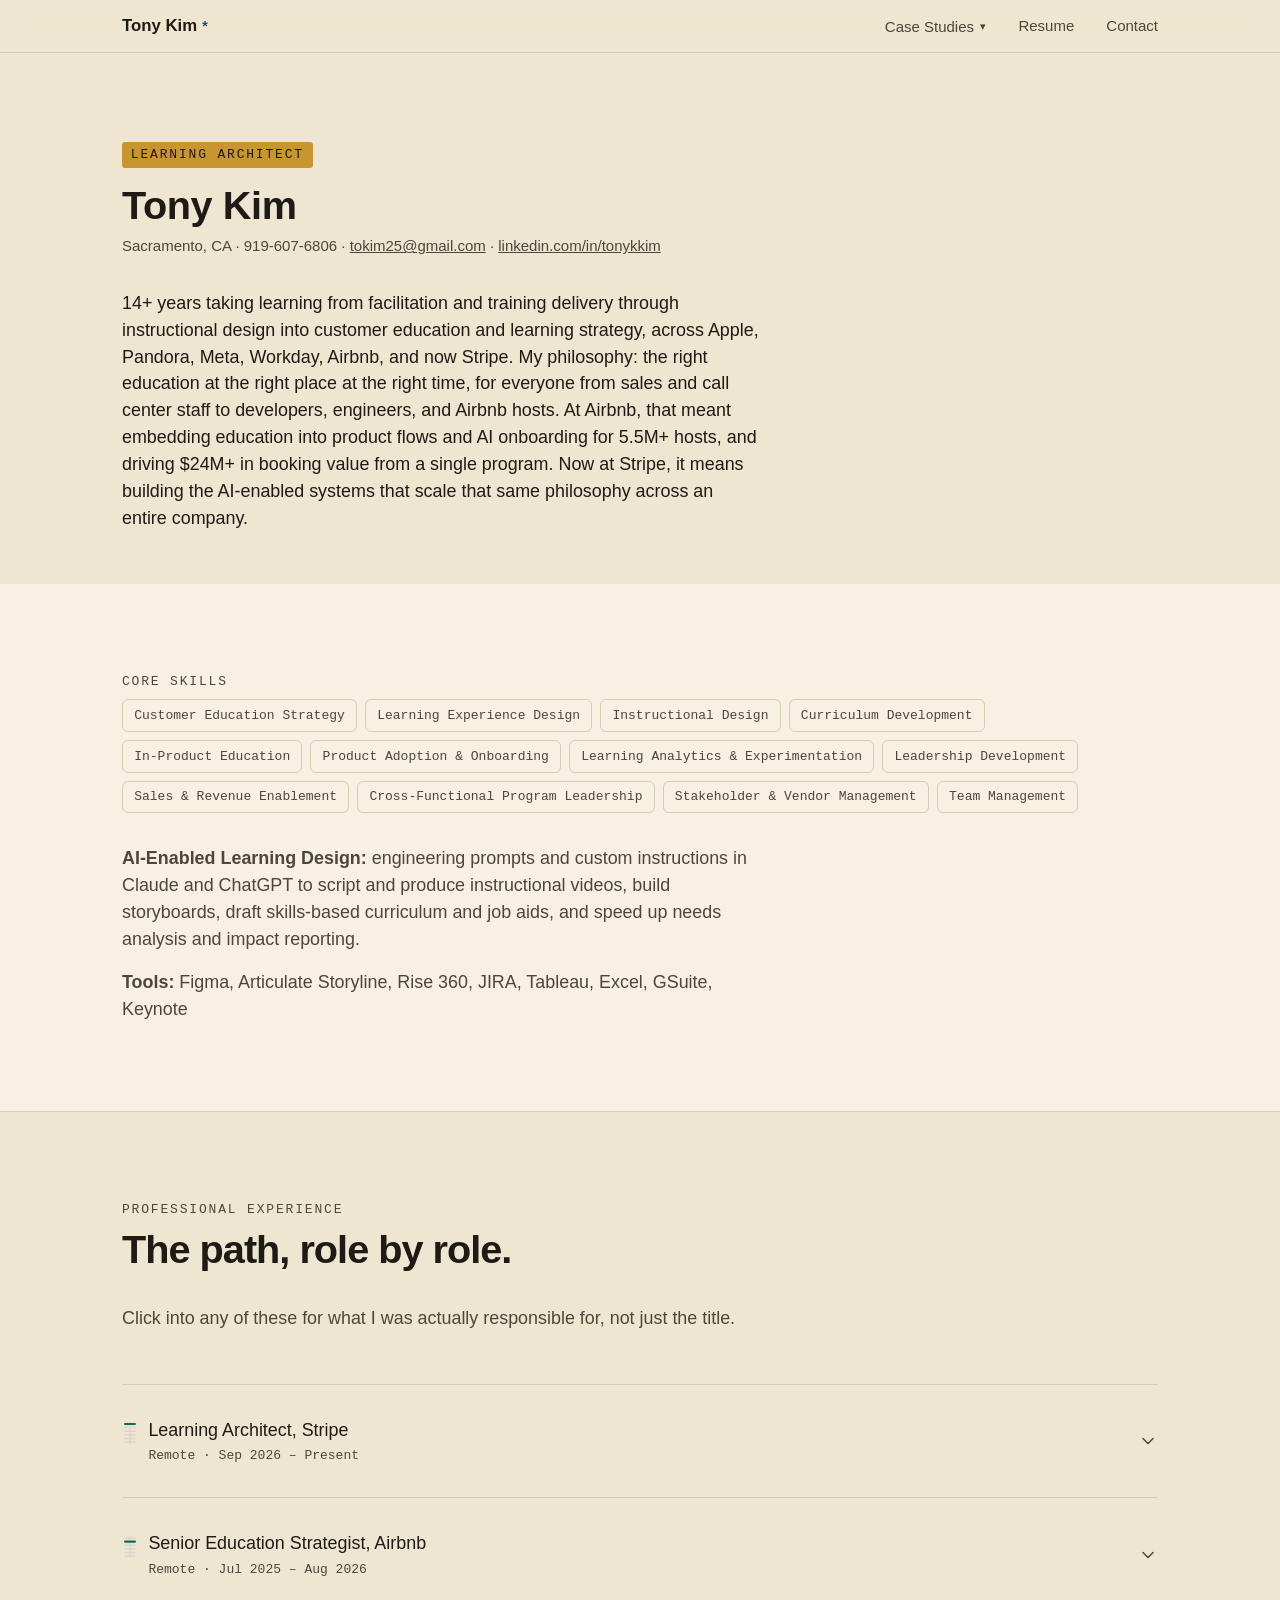
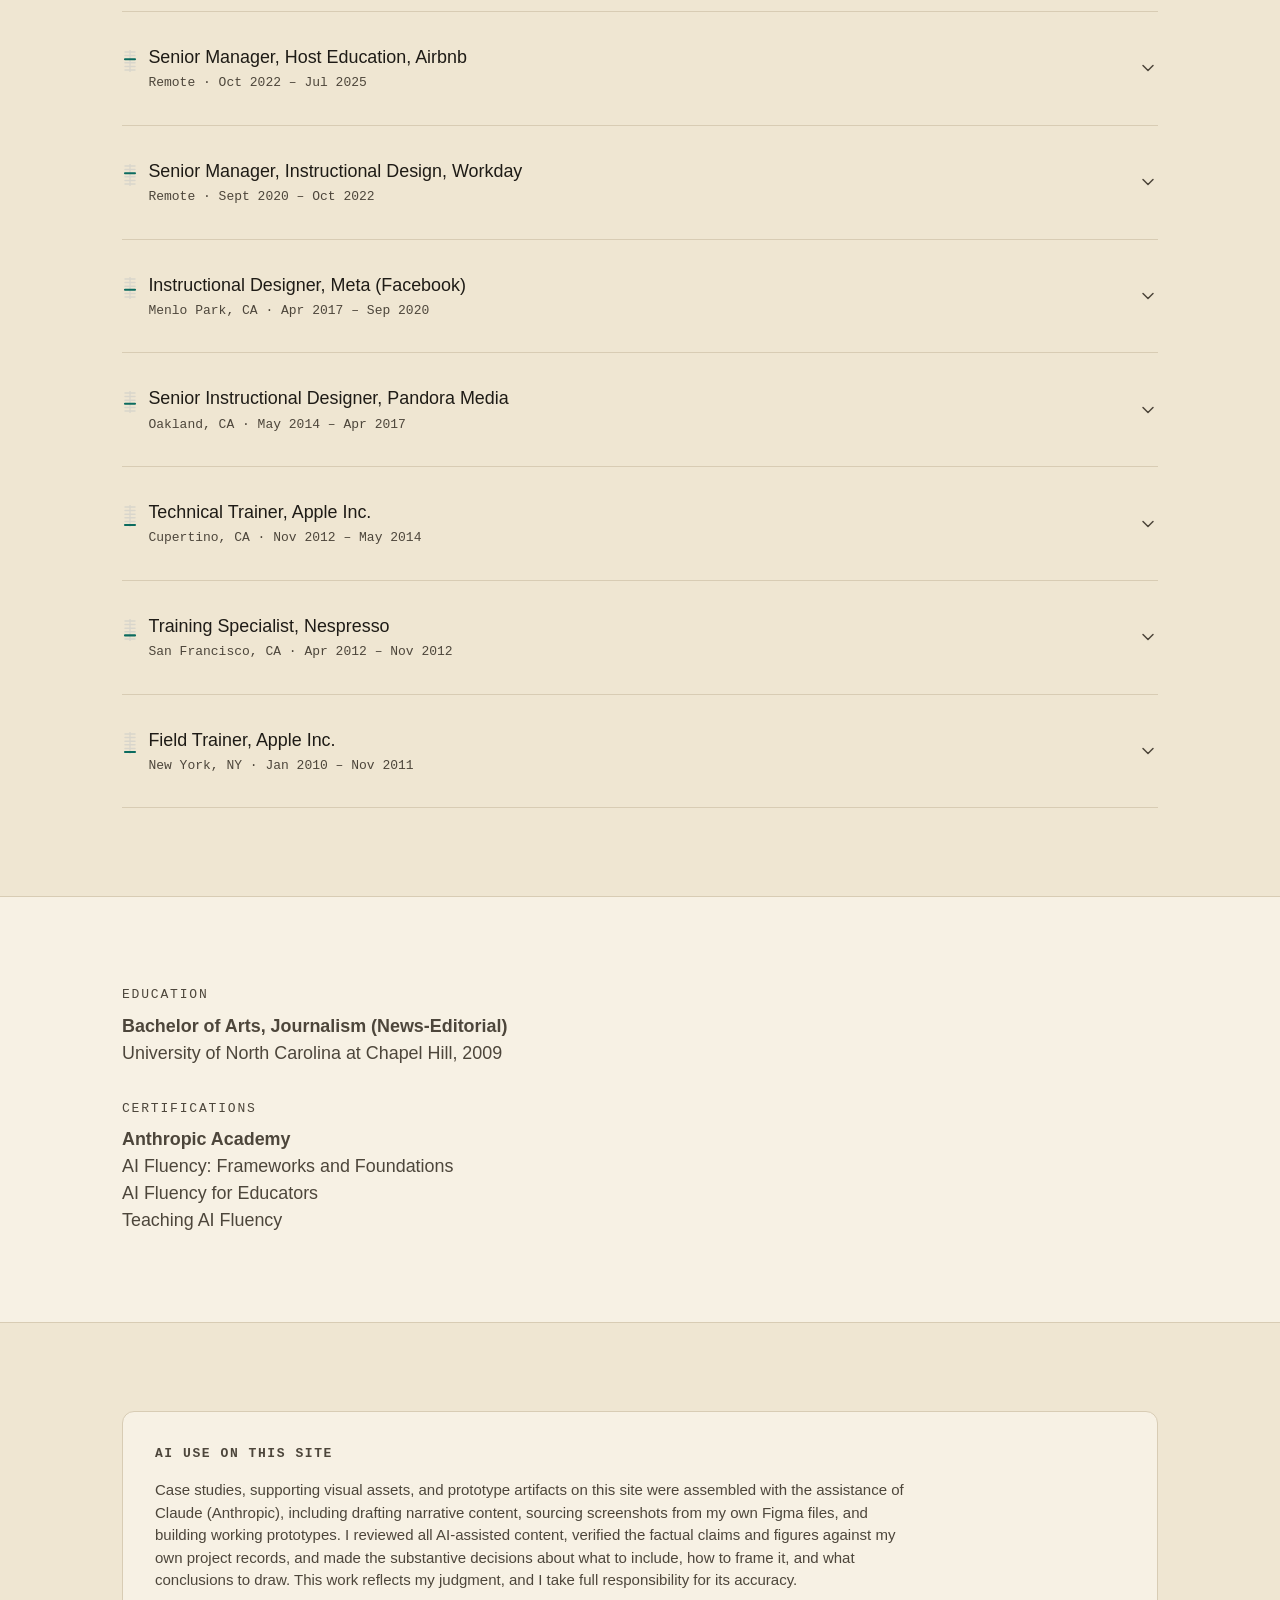
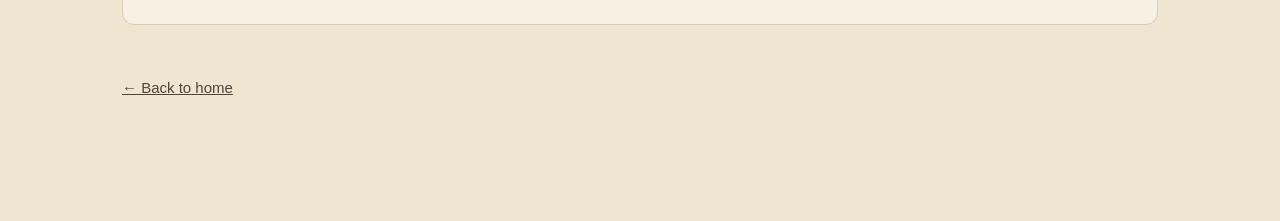
<file: resume.html>
<!doctype html>
<html lang="en">
<head>
  <meta charset="utf-8" />
  <meta name="viewport" content="width=device-width, initial-scale=1" />
  <title>Resume, Tony Kim</title>
  <meta name="description" content="Tony Kim's resume: 14+ years in learning strategy and instructional design across Apple, Pandora, Meta, Workday, Airbnb, and Stripe." />
  <script async src="https://www.googletagmanager.com/gtag/js?id=G-R22E9YHFLX"></script>
  <script>
    window.dataLayer = window.dataLayer || [];
    function gtag(){dataLayer.push(arguments);}
    gtag('js', new Date());
    gtag('config', 'G-R22E9YHFLX');
  </script>
    <link rel="icon" href="assets/favicon.svg?v=seal" type="image/svg+xml" />
  <link rel="icon" href="assets/favicon-32.png?v=seal" sizes="32x32" type="image/png" />
  <link rel="apple-touch-icon" href="assets/apple-touch-icon.png?v=seal" />
<meta name="theme-color" content="#efe6d2" />
<link rel="stylesheet" href="styles.css?v=20261125-chaekgeori" />
</head>
<body>

  <nav class="site-nav">
    <div class="wrap">
      <a href="index.html" class="site-nav__brand">Tony Kim</a>
      <ul class="site-nav__links">
        <li class="site-nav__item--dropdown">
          <button class="site-nav__dropdown-trigger" type="button" aria-expanded="false" aria-controls="case-studies-menu">
            Case Studies <span class="site-nav__dropdown-chevron" aria-hidden="true">&#9662;</span>
          </button>
          <ul class="site-nav__dropdown" id="case-studies-menu" aria-label="Case studies">
            <li><a href="index.html#case-studies">All case studies</a></li>
            <li><a href="case-studies/workprint.html">Workprint</a></li>
            <li><a href="case-studies/experiences-services.html">Airbnb Experiences</a></li>
            <li><a href="case-studies/5-star-hosting.html">5-Star Hosting</a></li>
            <li><a href="case-studies/pricing.html">Pricing Your Place</a></li>
            <li><a href="case-studies/workday-learning-needs-survey.html">Workday Learning Needs Survey</a></li>
            <li><a href="case-studies/pandora-onboarding.html">Pandora Onboarding</a></li>
          </ul>
        </li>
        <li><a href="resume.html">Resume</a></li>
        <li><a href="index.html#contact">Contact</a></li>
      </ul>
    </div>
  </nav>

  <header class="resume-header">
    <div class="wrap">
      <p class="hero__eyebrow">Learning Architect</p>
      <h1 class="resume-header__name">Tony Kim</h1>
      <p class="resume-header__contact">
        Sacramento, CA &middot; 919-607-6806 &middot;
        <a href="mailto:tokim25@gmail.com">tokim25@gmail.com</a> &middot;
        <a href="https://linkedin.com/in/tonykkim">linkedin.com/in/tonykkim</a>
      </p>
      <p class="resume-header__summary">14+ years taking learning from facilitation and training delivery through instructional design into customer education and learning strategy, across Apple, Pandora, Meta, Workday, Airbnb, and now Stripe. My philosophy: the right education at the right place at the right time, for everyone from sales and call center staff to developers, engineers, and Airbnb hosts. At Airbnb, that meant embedding education into product flows and AI onboarding for 5.5M+ hosts, and driving $24M+ in booking value from a single program. Now at Stripe, it means building the AI-enabled systems that scale that same philosophy across an entire company.</p>
    </div>
  </header>

  <section class="section-alt">
    <div class="wrap">
      <p class="section__eyebrow">Core Skills</p>
      <ul class="skill-tags">
        <li>Customer Education Strategy</li>
        <li>Learning Experience Design</li>
        <li>Instructional Design</li>
        <li>Curriculum Development</li>
        <li>In-Product Education</li>
        <li>Product Adoption &amp; Onboarding</li>
        <li>Learning Analytics &amp; Experimentation</li>
        <li>Leadership Development</li>
        <li>Sales &amp; Revenue Enablement</li>
        <li>Cross-Functional Program Leadership</li>
        <li>Stakeholder &amp; Vendor Management</li>
        <li>Team Management</li>
      </ul>
      <p class="section__lede" style="margin-bottom: var(--space-sm);"><strong>AI-Enabled Learning Design:</strong> engineering prompts and custom instructions in Claude and ChatGPT to script and produce instructional videos, build storyboards, draft skills-based curriculum and job aids, and speed up needs analysis and impact reporting.</p>
      <p class="section__lede" style="margin-bottom: 0;"><strong>Tools:</strong> Figma, Articulate Storyline, Rise 360, JIRA, Tableau, Excel, GSuite, Keynote</p>
    </div>
  </section>

  <section id="experience">
    <div class="wrap">
      <p class="section__eyebrow">Professional Experience</p>
      <h2 class="section__title">The path, role by role.</h2>
      <p class="section__lede">Click into any of these for what I was actually responsible for, not just the title.</p>

      <div>

        <details class="resume-role reveal">
          <summary>
            <div class="resume-role__head-row">
            <svg class="resume-role__rung" width="16" height="24" viewBox="0 0 16 24" aria-hidden="true"><line x1="8" y1="1" x2="8" y2="23" stroke="#d9d6cc" stroke-width="1.3"/><line x1="3" y1="21" x2="13" y2="21" stroke="#d9d6cc" stroke-width="1.5" stroke-linecap="round"/><line x1="3" y1="17.4" x2="13" y2="17.4" stroke="#d9d6cc" stroke-width="1.5" stroke-linecap="round"/><line x1="3" y1="13.8" x2="13" y2="13.8" stroke="#d9d6cc" stroke-width="1.5" stroke-linecap="round"/><line x1="3" y1="10.2" x2="13" y2="10.2" stroke="#d9d6cc" stroke-width="1.5" stroke-linecap="round"/><line x1="3" y1="6.6" x2="13" y2="6.6" stroke="#d9d6cc" stroke-width="1.5" stroke-linecap="round"/><line x1="3" y1="3" x2="13" y2="3" stroke="#0b6b5f" stroke-width="2.1" stroke-linecap="round"/></svg>
            <div class="resume-role__heading">
              <span class="resume-role__title">Learning Architect, Stripe</span>
              <span class="resume-role__meta">Remote &middot; Sep 2026 &ndash; Present</span>
            </div>
          </div>
            <svg class="resume-role__chevron" viewBox="0 0 20 20" fill="none" xmlns="http://www.w3.org/2000/svg"><path d="M5 7.5L10 12.5L15 7.5" stroke="currentColor" stroke-width="1.5" stroke-linecap="round" stroke-linejoin="round"/></svg>
          </summary>
          <ul class="resume-role__bullets">
            <li>Partner with People Development leads across Manager &amp; Leadership Development and Team Effectiveness to evolve high-touch, facilitated curricula into scalable digital learning ecosystems that meet employees in the flow of work.</li>
            <li>Lead a modernization audit of Stripe's existing leadership-development content, identifying where AI and technology can extend the reach of flagship programs without diluting their rigor.</li>
            <li>Architect and deploy AI-driven coaching interfaces that surface context-aware leadership guidance grounded in Stripe's own operating principles and talent philosophy.</li>
            <li>Build standardized templates, AI prompt libraries, and reusable digital components so the broader People Development and Enablement team can maintain a high bar for craft independently.</li>
            <li>Design and prototype learning experiences directly inside Stripe's own tools &mdash; Confluence, Slack, and G-Suite &mdash; testing with real users before full-scale deployment.</li>
          </ul>
        </details>

        <details class="resume-role reveal">
          <summary>
            <div class="resume-role__head-row">
            <svg class="resume-role__rung" width="16" height="24" viewBox="0 0 16 24" aria-hidden="true"><line x1="8" y1="1" x2="8" y2="23" stroke="#d9d6cc" stroke-width="1.3"/><line x1="3" y1="21" x2="13" y2="21" stroke="#d9d6cc" stroke-width="1.5" stroke-linecap="round"/><line x1="3" y1="17.4" x2="13" y2="17.4" stroke="#d9d6cc" stroke-width="1.5" stroke-linecap="round"/><line x1="3" y1="13.8" x2="13" y2="13.8" stroke="#d9d6cc" stroke-width="1.5" stroke-linecap="round"/><line x1="3" y1="10.2" x2="13" y2="10.2" stroke="#d9d6cc" stroke-width="1.5" stroke-linecap="round"/><line x1="3" y1="6.6" x2="13" y2="6.6" stroke="#0b6b5f" stroke-width="2.1" stroke-linecap="round"/><line x1="3" y1="3" x2="13" y2="3" stroke="#d9d6cc" stroke-width="1.5" stroke-linecap="round"/></svg>
            <div class="resume-role__heading">
              <span class="resume-role__title">Senior Education Strategist, Airbnb</span>
              <span class="resume-role__meta">Remote &middot; Jul 2025 &ndash; Aug 2026</span>
            </div>
          </div>
            <svg class="resume-role__chevron" viewBox="0 0 20 20" fill="none" xmlns="http://www.w3.org/2000/svg"><path d="M5 7.5L10 12.5L15 7.5" stroke="currentColor" stroke-width="1.5" stroke-linecap="round" stroke-linejoin="round"/></svg>
          </summary>
          <ul class="resume-role__bullets">
            <li>Led end-to-end strategy, definition, and execution of scaled host education initiatives across all three lines of business (Homes, Experiences, and Services), aligned with Airbnb's highest-priority company goals.</li>
            <li>Reached 5,000+ experience and service listings through in-product content, webinars, workshops, videos, help articles, and toolkits, grounded in host insights and data.</li>
            <li>Partnered across Product, Marketing, Design, Policy, and Customer Support to turn ambiguous business priorities into educational frameworks hosts can act on across diverse markets and experience levels.</li>
            <li>Drove program planning, resource allocation, and sequencing for large-scale initiatives, proactively identifying risks and formulating solutions; communicated performance and status to senior and executive leadership.</li>
            <li>Mentored and supported team members on instructional design and learning experience craft.</li>
          </ul>
        </details>

        <details class="resume-role reveal">
          <summary>
            <div class="resume-role__head-row">
            <svg class="resume-role__rung" width="16" height="24" viewBox="0 0 16 24" aria-hidden="true"><line x1="8" y1="1" x2="8" y2="23" stroke="#d9d6cc" stroke-width="1.3"/><line x1="3" y1="21" x2="13" y2="21" stroke="#d9d6cc" stroke-width="1.5" stroke-linecap="round"/><line x1="3" y1="17.4" x2="13" y2="17.4" stroke="#d9d6cc" stroke-width="1.5" stroke-linecap="round"/><line x1="3" y1="13.8" x2="13" y2="13.8" stroke="#d9d6cc" stroke-width="1.5" stroke-linecap="round"/><line x1="3" y1="10.2" x2="13" y2="10.2" stroke="#0b6b5f" stroke-width="2.1" stroke-linecap="round"/><line x1="3" y1="6.6" x2="13" y2="6.6" stroke="#d9d6cc" stroke-width="1.5" stroke-linecap="round"/><line x1="3" y1="3" x2="13" y2="3" stroke="#d9d6cc" stroke-width="1.5" stroke-linecap="round"/></svg>
            <div class="resume-role__heading">
              <span class="resume-role__title">Senior Manager, Host Education, Airbnb</span>
              <span class="resume-role__meta">Remote &middot; Oct 2022 &ndash; Jul 2025</span>
            </div>
          </div>
            <svg class="resume-role__chevron" viewBox="0 0 20 20" fill="none" xmlns="http://www.w3.org/2000/svg"><path d="M5 7.5L10 12.5L15 7.5" stroke="currentColor" stroke-width="1.5" stroke-linecap="round" stroke-linejoin="round"/></svg>
          </summary>
          <ul class="resume-role__bullets">
            <li>Led and developed a geographically distributed team of four education strategists in a highly matrixed organization: set goals, coached, conducted performance appraisals, and prioritized workload across concurrent global programs.</li>
            <li>Scaled a pricing education program to 29% of the addressable homes host population (5.5M+ hosts managing 9M+ active listings), driving 31% conversion and $24M+ in gross booking value, the clearest link between learning strategy and revenue in the org's history.</li>
            <li>Owned onboarding and continuous learning for 8M+ hosts across 190+ countries, adapting microlearning curriculum for cultural context and local market needs.</li>
            <li>Consulted with cross-functional stakeholders, subject matter experts, and host advisory groups to recommend learning solutions grounded in adult learning principles.</li>
            <li>Partnered with Product and Engineering to launch in-product education that reduced support escalations and shortened time-to-proficiency for new hosts.</li>
            <li>Evaluated the business impact of educational programs through performance metrics and trends; directed learning technology and vendor relationships, including contract scoping and renewal.</li>
          </ul>
        </details>

        <details class="resume-role reveal">
          <summary>
            <div class="resume-role__head-row">
            <svg class="resume-role__rung" width="16" height="24" viewBox="0 0 16 24" aria-hidden="true"><line x1="8" y1="1" x2="8" y2="23" stroke="#d9d6cc" stroke-width="1.3"/><line x1="3" y1="21" x2="13" y2="21" stroke="#d9d6cc" stroke-width="1.5" stroke-linecap="round"/><line x1="3" y1="17.4" x2="13" y2="17.4" stroke="#d9d6cc" stroke-width="1.5" stroke-linecap="round"/><line x1="3" y1="13.8" x2="13" y2="13.8" stroke="#d9d6cc" stroke-width="1.5" stroke-linecap="round"/><line x1="3" y1="10.2" x2="13" y2="10.2" stroke="#0b6b5f" stroke-width="2.1" stroke-linecap="round"/><line x1="3" y1="6.6" x2="13" y2="6.6" stroke="#d9d6cc" stroke-width="1.5" stroke-linecap="round"/><line x1="3" y1="3" x2="13" y2="3" stroke="#d9d6cc" stroke-width="1.5" stroke-linecap="round"/></svg>
            <div class="resume-role__heading">
              <span class="resume-role__title">Senior Manager, Instructional Design, Workday</span>
              <span class="resume-role__meta">Remote &middot; Sept 2020 &ndash; Oct 2022</span>
            </div>
          </div>
            <svg class="resume-role__chevron" viewBox="0 0 20 20" fill="none" xmlns="http://www.w3.org/2000/svg"><path d="M5 7.5L10 12.5L15 7.5" stroke="currentColor" stroke-width="1.5" stroke-linecap="round" stroke-linejoin="round"/></svg>
          </summary>
          <ul class="resume-role__bullets">
            <li>Directed instructional design for Workday's Product and Technology organization, leading a team of 4 instructional designers and 4 program managers to build learning for product managers, developers, and QA engineers across multiple product lines.</li>
            <li>Owned the Product and Technology org's professional development budget and managed vendor relationships with Pluralsight and Udemy.</li>
            <li>Partnered with engineering leads and product directors to run needs analyses and build role-specific learning pathways for technical contributors at every level.</li>
            <li>Built curriculum infrastructure, including e-learning modules, facilitator guides, and technical toolkits, in Articulate Storyline and Rise 360; standardized QA processes that improved development velocity.</li>
          </ul>
        </details>

        <details class="resume-role reveal">
          <summary>
            <div class="resume-role__head-row">
            <svg class="resume-role__rung" width="16" height="24" viewBox="0 0 16 24" aria-hidden="true"><line x1="8" y1="1" x2="8" y2="23" stroke="#d9d6cc" stroke-width="1.3"/><line x1="3" y1="21" x2="13" y2="21" stroke="#d9d6cc" stroke-width="1.5" stroke-linecap="round"/><line x1="3" y1="17.4" x2="13" y2="17.4" stroke="#d9d6cc" stroke-width="1.5" stroke-linecap="round"/><line x1="3" y1="13.8" x2="13" y2="13.8" stroke="#0b6b5f" stroke-width="2.1" stroke-linecap="round"/><line x1="3" y1="10.2" x2="13" y2="10.2" stroke="#d9d6cc" stroke-width="1.5" stroke-linecap="round"/><line x1="3" y1="6.6" x2="13" y2="6.6" stroke="#d9d6cc" stroke-width="1.5" stroke-linecap="round"/><line x1="3" y1="3" x2="13" y2="3" stroke="#d9d6cc" stroke-width="1.5" stroke-linecap="round"/></svg>
            <div class="resume-role__heading">
              <span class="resume-role__title">Instructional Designer, Meta (Facebook)</span>
              <span class="resume-role__meta">Menlo Park, CA &middot; Apr 2017 &ndash; Sep 2020</span>
            </div>
          </div>
            <svg class="resume-role__chevron" viewBox="0 0 20 20" fill="none" xmlns="http://www.w3.org/2000/svg"><path d="M5 7.5L10 12.5L15 7.5" stroke="currentColor" stroke-width="1.5" stroke-linecap="round" stroke-linejoin="round"/></svg>
          </summary>
          <ul class="resume-role__bullets">
            <li>Designed learning programs for Meta's Global Market Solutions organization, covering sales representatives, account managers, and client partners supporting SMB, agency, and global advertisers.</li>
            <li>Built blended learning across e-learning, video, job aids, and live workshops covering advertising products, client strategy, and go-to-market process.</li>
            <li>Partnered with stakeholders across 10+ teams to define learning objectives tied to advertiser outcomes, revenue growth, and client retention.</li>
          </ul>
        </details>

        <details class="resume-role reveal">
          <summary>
            <div class="resume-role__head-row">
            <svg class="resume-role__rung" width="16" height="24" viewBox="0 0 16 24" aria-hidden="true"><line x1="8" y1="1" x2="8" y2="23" stroke="#d9d6cc" stroke-width="1.3"/><line x1="3" y1="21" x2="13" y2="21" stroke="#d9d6cc" stroke-width="1.5" stroke-linecap="round"/><line x1="3" y1="17.4" x2="13" y2="17.4" stroke="#d9d6cc" stroke-width="1.5" stroke-linecap="round"/><line x1="3" y1="13.8" x2="13" y2="13.8" stroke="#0b6b5f" stroke-width="2.1" stroke-linecap="round"/><line x1="3" y1="10.2" x2="13" y2="10.2" stroke="#d9d6cc" stroke-width="1.5" stroke-linecap="round"/><line x1="3" y1="6.6" x2="13" y2="6.6" stroke="#d9d6cc" stroke-width="1.5" stroke-linecap="round"/><line x1="3" y1="3" x2="13" y2="3" stroke="#d9d6cc" stroke-width="1.5" stroke-linecap="round"/></svg>
            <div class="resume-role__heading">
              <span class="resume-role__title">Senior Instructional Designer, Pandora Media</span>
              <span class="resume-role__meta">Oakland, CA &middot; May 2014 &ndash; Apr 2017</span>
            </div>
          </div>
            <svg class="resume-role__chevron" viewBox="0 0 20 20" fill="none" xmlns="http://www.w3.org/2000/svg"><path d="M5 7.5L10 12.5L15 7.5" stroke="currentColor" stroke-width="1.5" stroke-linecap="round" stroke-linejoin="round"/></svg>
          </summary>
          <ul class="resume-role__bullets">
            <li>Designed learning across six domains, leadership development, DEI and unconscious bias training, product education, tools training, workflow enablement, and onboarding, for Pandora's Revenue Operations team.</li>
            <li>Led a UX designer, graphic designer, and interaction developer to build blended onboarding for 300+ client services employees across the US and Australia.</li>
            <li>Delivered programs in e-learning, podcasts, job aids, cohort-based programs, and in-person workshops, matching format to content and learner context.</li>
            <li>Designed and facilitated leadership training cohorts for emerging managers and senior individual contributors.</li>
          </ul>
        </details>

        <details class="resume-role reveal">
          <summary>
            <div class="resume-role__head-row">
            <svg class="resume-role__rung" width="16" height="24" viewBox="0 0 16 24" aria-hidden="true"><line x1="8" y1="1" x2="8" y2="23" stroke="#d9d6cc" stroke-width="1.3"/><line x1="3" y1="21" x2="13" y2="21" stroke="#0b6b5f" stroke-width="2.1" stroke-linecap="round"/><line x1="3" y1="17.4" x2="13" y2="17.4" stroke="#d9d6cc" stroke-width="1.5" stroke-linecap="round"/><line x1="3" y1="13.8" x2="13" y2="13.8" stroke="#d9d6cc" stroke-width="1.5" stroke-linecap="round"/><line x1="3" y1="10.2" x2="13" y2="10.2" stroke="#d9d6cc" stroke-width="1.5" stroke-linecap="round"/><line x1="3" y1="6.6" x2="13" y2="6.6" stroke="#d9d6cc" stroke-width="1.5" stroke-linecap="round"/><line x1="3" y1="3" x2="13" y2="3" stroke="#d9d6cc" stroke-width="1.5" stroke-linecap="round"/></svg>
            <div class="resume-role__heading">
              <span class="resume-role__title">Technical Trainer, Apple Inc.</span>
              <span class="resume-role__meta">Cupertino, CA &middot; Nov 2012 &ndash; May 2014</span>
            </div>
          </div>
            <svg class="resume-role__chevron" viewBox="0 0 20 20" fill="none" xmlns="http://www.w3.org/2000/svg"><path d="M5 7.5L10 12.5L15 7.5" stroke="currentColor" stroke-width="1.5" stroke-linecap="round" stroke-linejoin="round"/></svg>
          </summary>
          <ul class="resume-role__bullets">
            <li>Delivered technical, product, and customer experience training to frontline call center staff supporting global app review and developer support.</li>
          </ul>
        </details>

        <details class="resume-role reveal">
          <summary>
            <div class="resume-role__head-row">
            <svg class="resume-role__rung" width="16" height="24" viewBox="0 0 16 24" aria-hidden="true"><line x1="8" y1="1" x2="8" y2="23" stroke="#d9d6cc" stroke-width="1.3"/><line x1="3" y1="21" x2="13" y2="21" stroke="#d9d6cc" stroke-width="1.5" stroke-linecap="round"/><line x1="3" y1="17.4" x2="13" y2="17.4" stroke="#0b6b5f" stroke-width="2.1" stroke-linecap="round"/><line x1="3" y1="13.8" x2="13" y2="13.8" stroke="#d9d6cc" stroke-width="1.5" stroke-linecap="round"/><line x1="3" y1="10.2" x2="13" y2="10.2" stroke="#d9d6cc" stroke-width="1.5" stroke-linecap="round"/><line x1="3" y1="6.6" x2="13" y2="6.6" stroke="#d9d6cc" stroke-width="1.5" stroke-linecap="round"/><line x1="3" y1="3" x2="13" y2="3" stroke="#d9d6cc" stroke-width="1.5" stroke-linecap="round"/></svg>
            <div class="resume-role__heading">
              <span class="resume-role__title">Training Specialist, Nespresso</span>
              <span class="resume-role__meta">San Francisco, CA &middot; Apr 2012 &ndash; Nov 2012</span>
            </div>
          </div>
            <svg class="resume-role__chevron" viewBox="0 0 20 20" fill="none" xmlns="http://www.w3.org/2000/svg"><path d="M5 7.5L10 12.5L15 7.5" stroke="currentColor" stroke-width="1.5" stroke-linecap="round" stroke-linejoin="round"/></svg>
          </summary>
          <ul class="resume-role__bullets">
            <li>Built brand ambassador and hospitality training programs supporting retail and B2B channel expansion across the US.</li>
          </ul>
        </details>

        <details class="resume-role reveal">
          <summary>
            <div class="resume-role__head-row">
            <svg class="resume-role__rung" width="16" height="24" viewBox="0 0 16 24" aria-hidden="true"><line x1="8" y1="1" x2="8" y2="23" stroke="#d9d6cc" stroke-width="1.3"/><line x1="3" y1="21" x2="13" y2="21" stroke="#0b6b5f" stroke-width="2.1" stroke-linecap="round"/><line x1="3" y1="17.4" x2="13" y2="17.4" stroke="#d9d6cc" stroke-width="1.5" stroke-linecap="round"/><line x1="3" y1="13.8" x2="13" y2="13.8" stroke="#d9d6cc" stroke-width="1.5" stroke-linecap="round"/><line x1="3" y1="10.2" x2="13" y2="10.2" stroke="#d9d6cc" stroke-width="1.5" stroke-linecap="round"/><line x1="3" y1="6.6" x2="13" y2="6.6" stroke="#d9d6cc" stroke-width="1.5" stroke-linecap="round"/><line x1="3" y1="3" x2="13" y2="3" stroke="#d9d6cc" stroke-width="1.5" stroke-linecap="round"/></svg>
            <div class="resume-role__heading">
              <span class="resume-role__title">Field Trainer, Apple Inc.</span>
              <span class="resume-role__meta">New York, NY &middot; Jan 2010 &ndash; Nov 2011</span>
            </div>
          </div>
            <svg class="resume-role__chevron" viewBox="0 0 20 20" fill="none" xmlns="http://www.w3.org/2000/svg"><path d="M5 7.5L10 12.5L15 7.5" stroke="currentColor" stroke-width="1.5" stroke-linecap="round" stroke-linejoin="round"/></svg>
          </summary>
          <ul class="resume-role__bullets">
            <li>Led field, train-the-trainer, and leadership training for retail staff and new store managers across multiple US locations.</li>
          </ul>
        </details>

      </div>
    </div>
  </section>

  <section class="section-alt">
    <div class="wrap">
      <p class="section__eyebrow">Education</p>
      <p class="section__lede" style="margin-bottom: var(--space-md);"><strong>Bachelor of Arts, Journalism (News-Editorial)</strong><br />University of North Carolina at Chapel Hill, 2009</p>

      <p class="section__eyebrow">Certifications</p>
      <p class="section__lede" style="margin-bottom: 0;">
        <strong>Anthropic Academy</strong><br />
        AI Fluency: Frameworks and Foundations<br />
        AI Fluency for Educators<br />
        Teaching AI Fluency
      </p>
    </div>
  </section>

  <footer class="site-footer" id="contact">
    <div class="wrap">
      <div class="ai-use">
        <h3>AI use on this site</h3>
        <p>Case studies, supporting visual assets, and prototype artifacts on this site were assembled with the assistance of Claude (Anthropic), including drafting narrative content, sourcing screenshots from my own Figma files, and building working prototypes. I reviewed all AI-assisted content, verified the factual claims and figures against my own project records, and made the substantive decisions about what to include, how to frame it, and what conclusions to draw. This work reflects my judgment, and I take full responsibility for its accuracy.</p>
      </div>
      <p class="site-footer__meta"><a href="index.html">&larr; Back to home</a></p>
    </div>
  </footer>

  <script src="script.js?v=20261125-chaekgeori"></script>
</body>
</html>
</file>
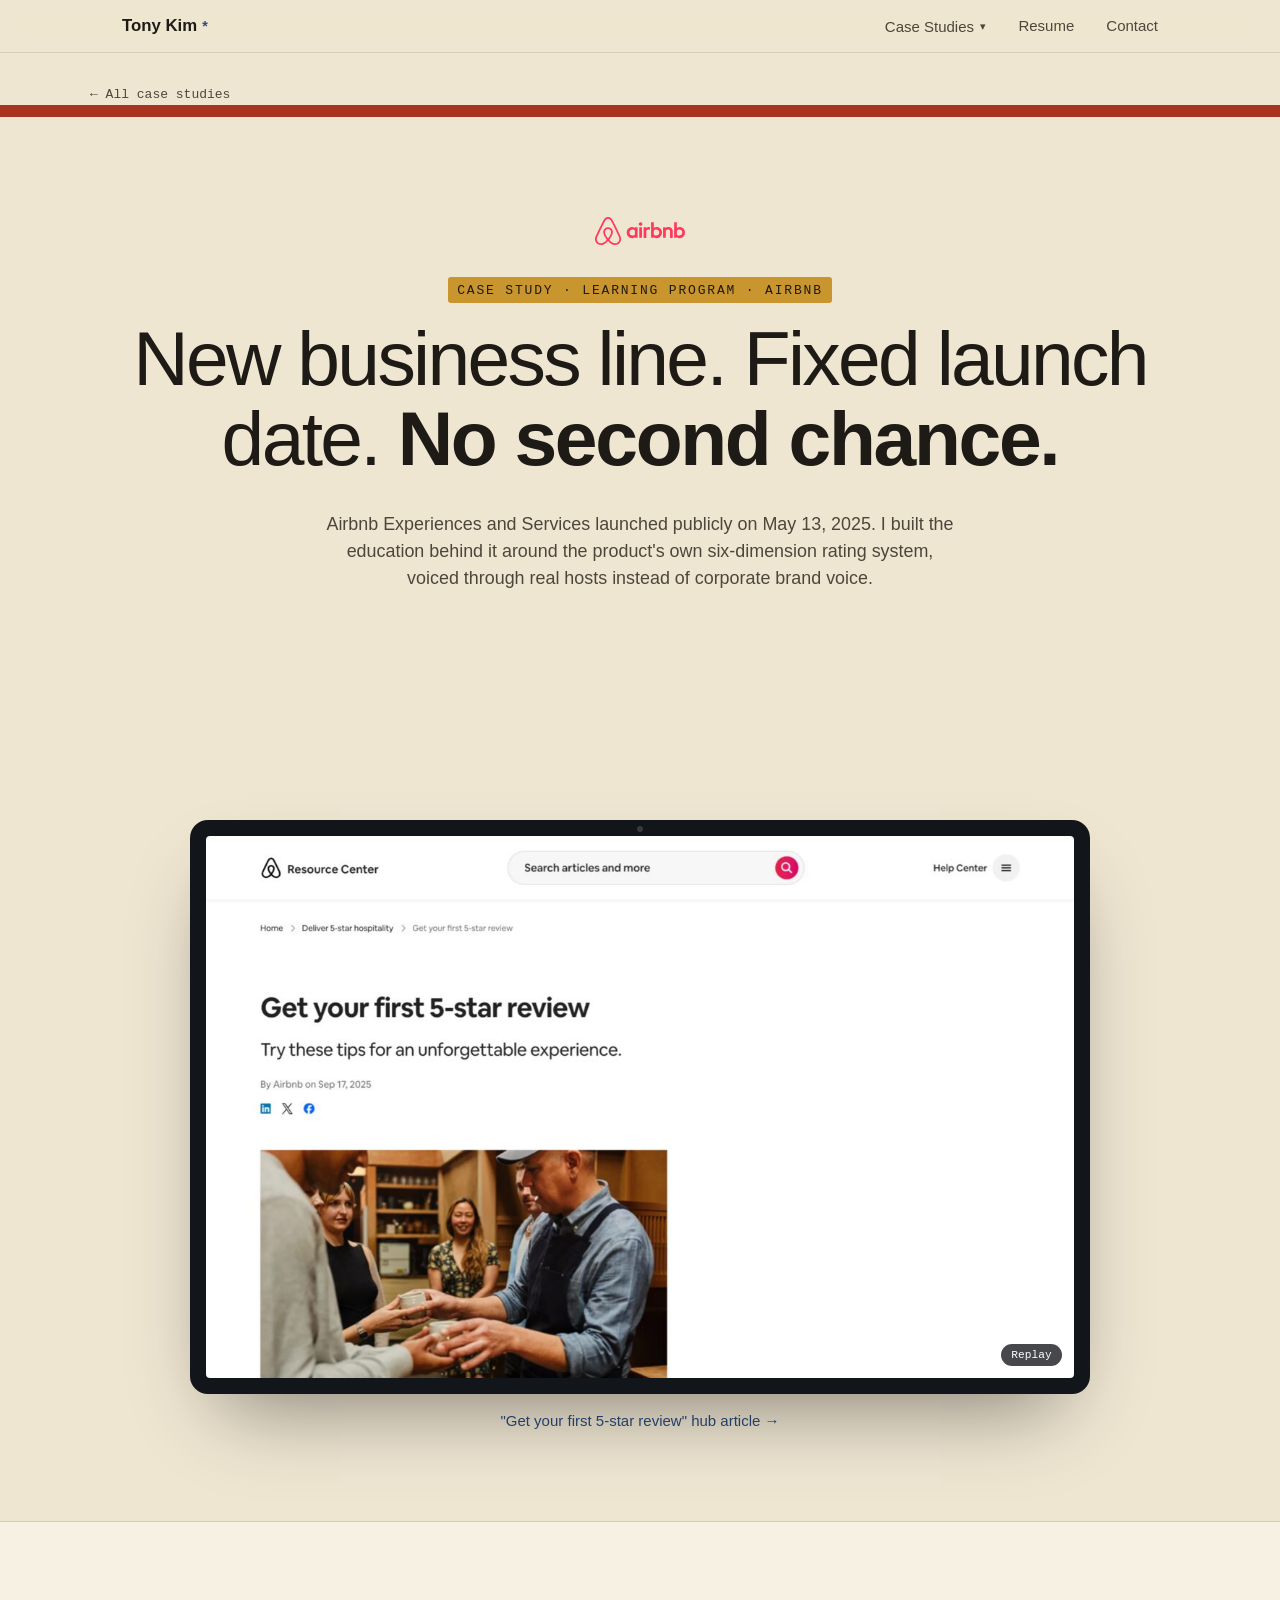
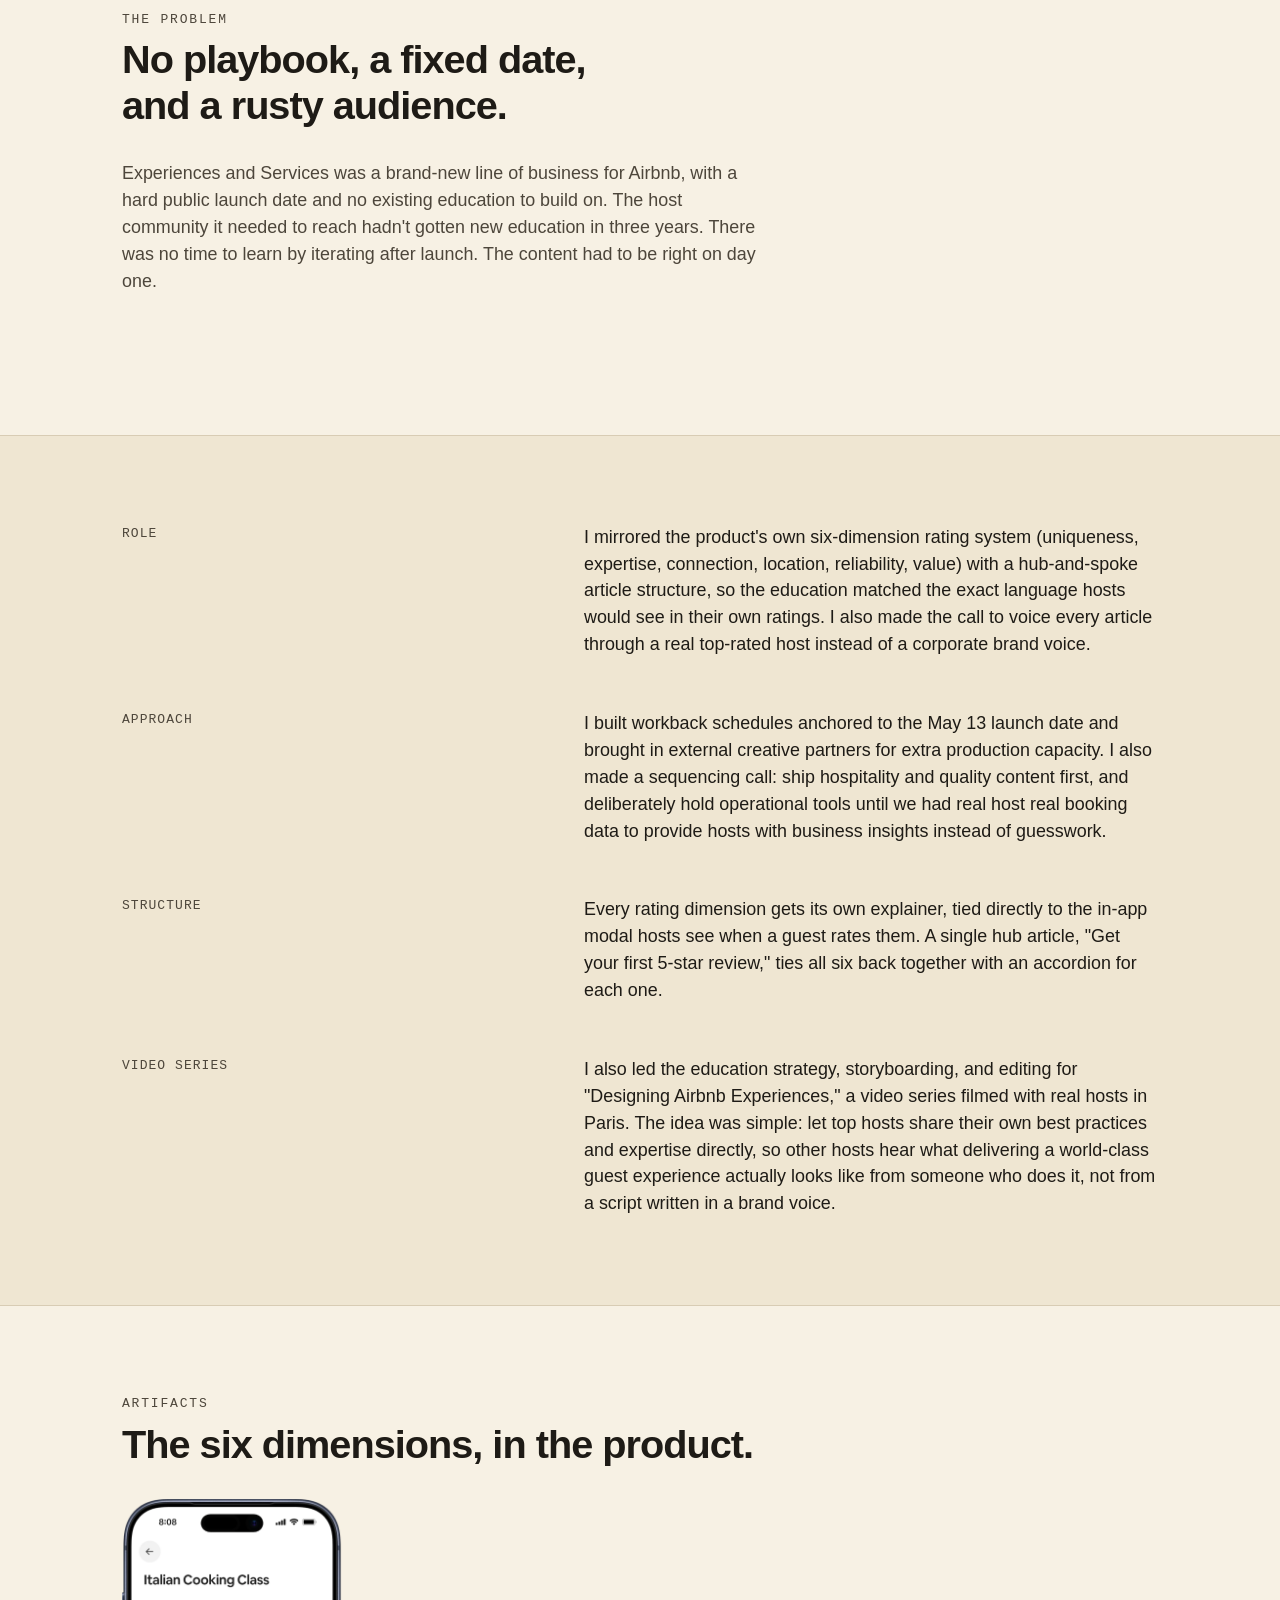
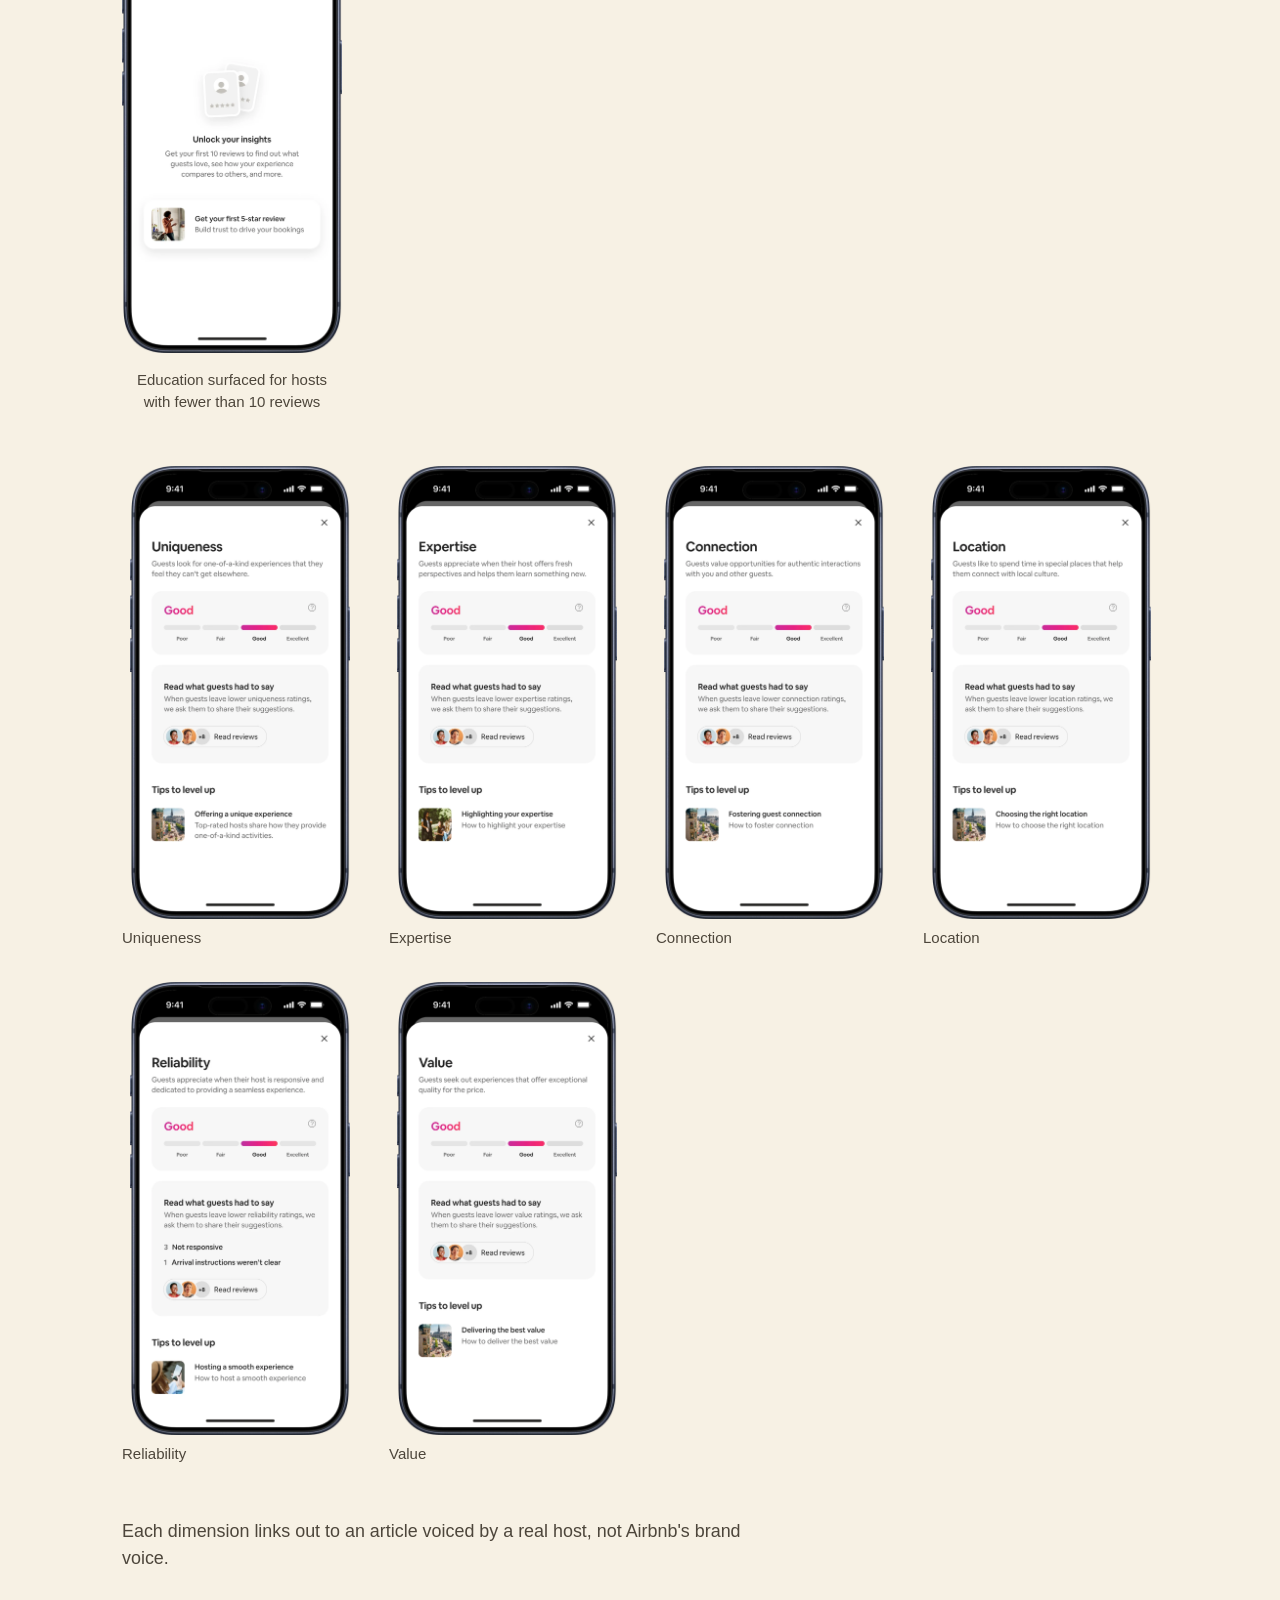
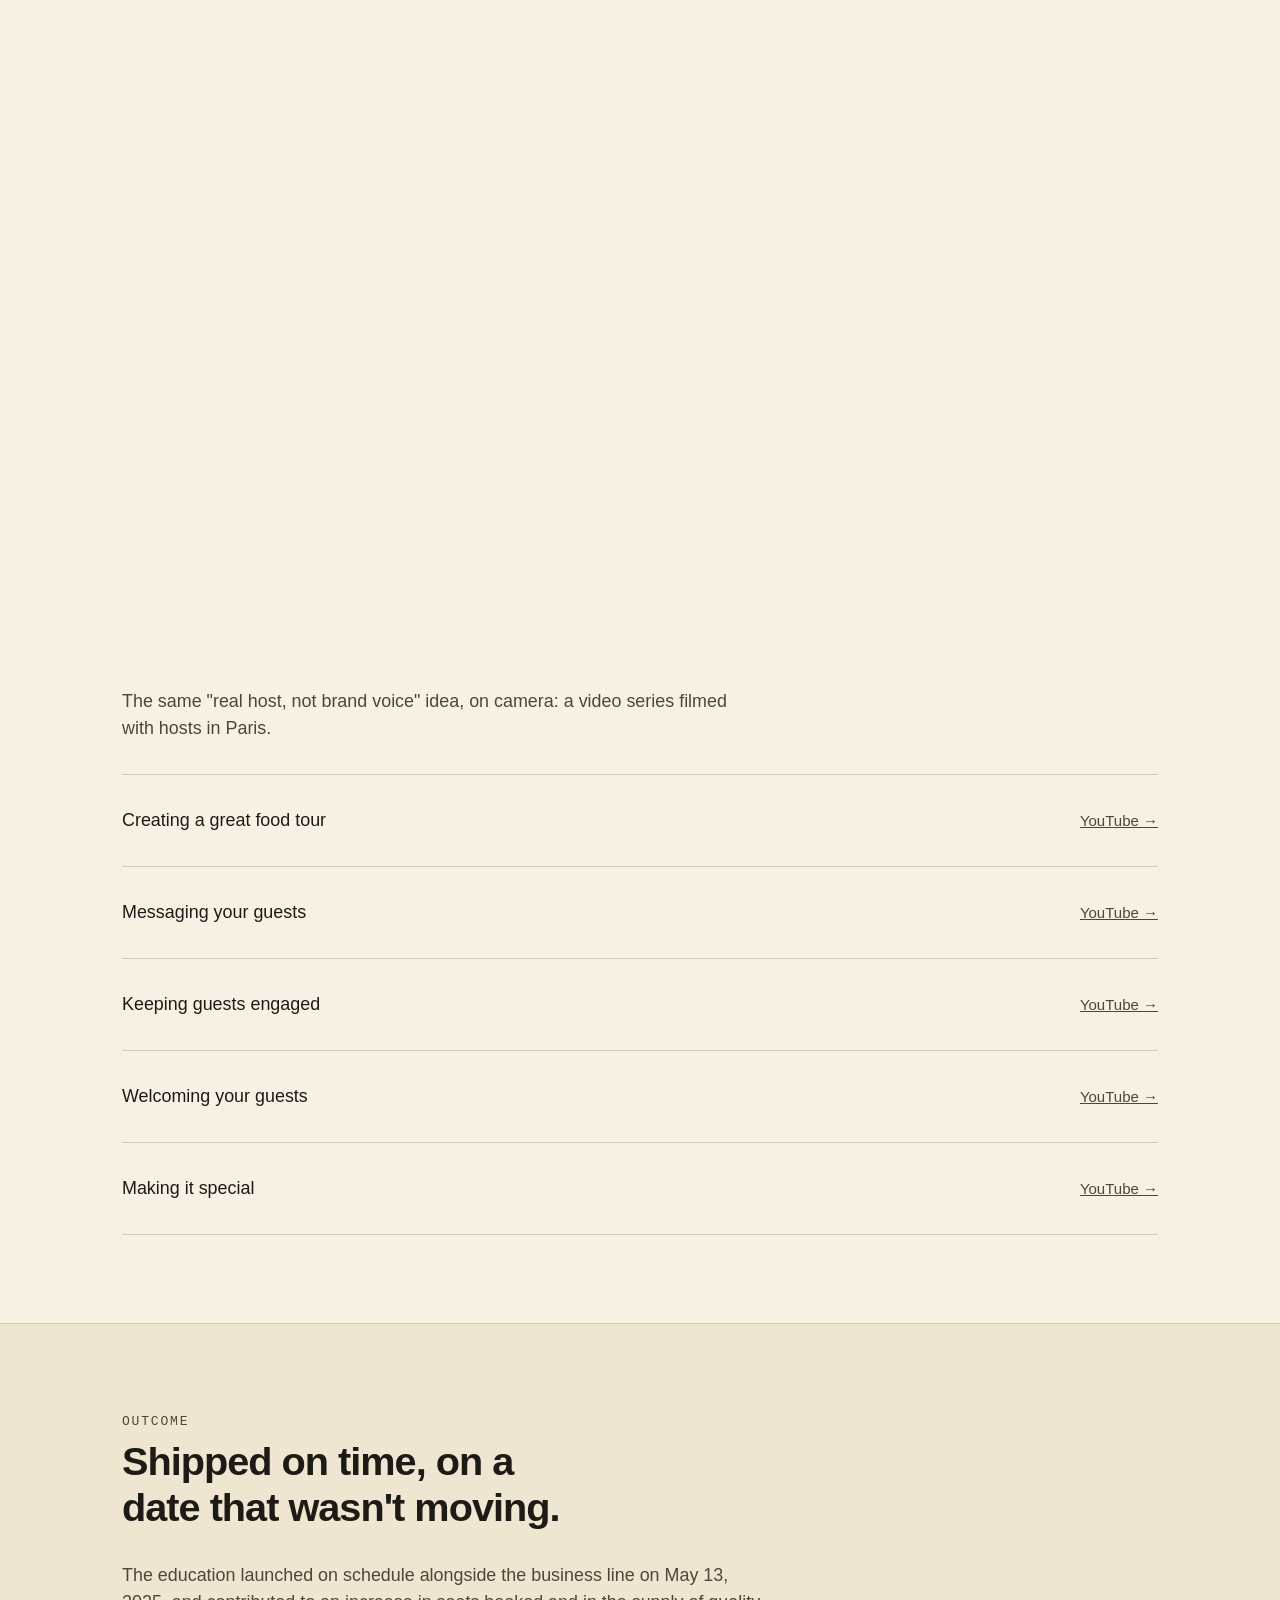
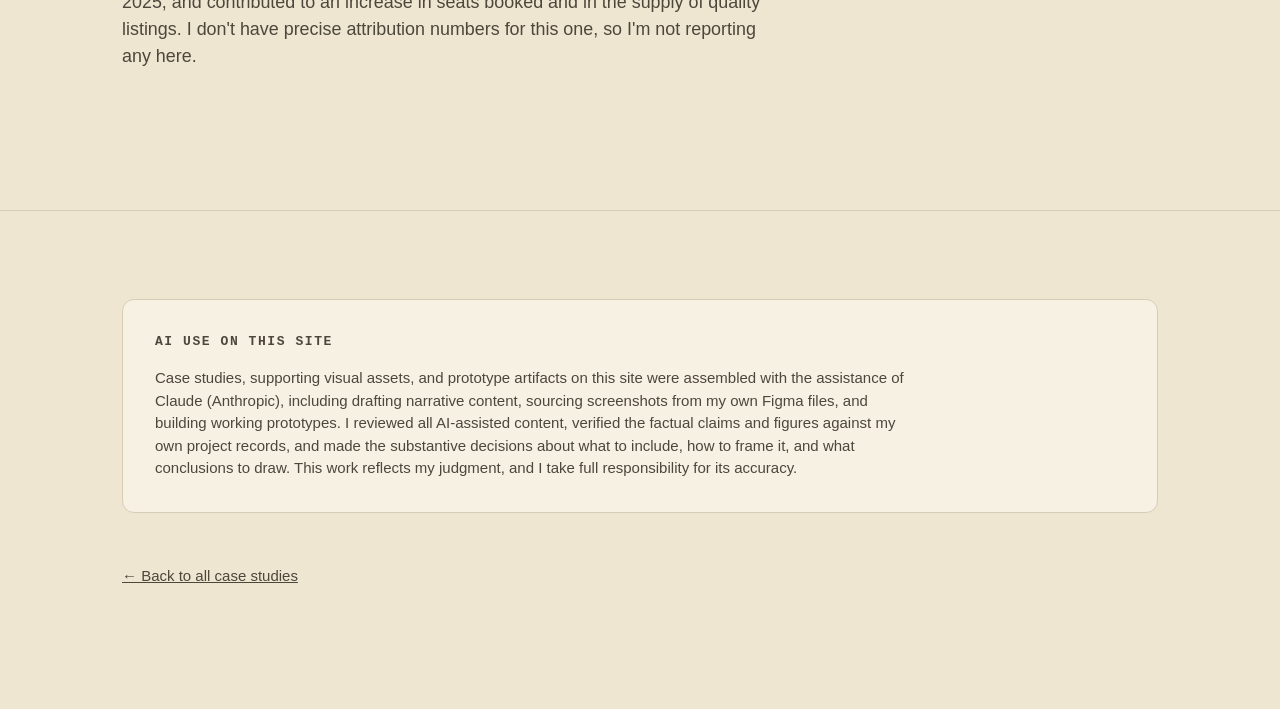
<file: case-studies/experiences-services.html>
<!doctype html>
<html lang="en">
<head>
  <meta charset="utf-8" />
  <meta name="viewport" content="width=device-width, initial-scale=1" />
  <title>Airbnb Experiences, a case study by Tony Kim</title>
  <meta name="description" content="Case study: education for the launch of Airbnb Experiences, built around the product's own six-dimension rating system." />
  <script async src="https://www.googletagmanager.com/gtag/js?id=G-R22E9YHFLX"></script>
  <script>
    window.dataLayer = window.dataLayer || [];
    function gtag(){dataLayer.push(arguments);}
    gtag('js', new Date());
    gtag('config', 'G-R22E9YHFLX');
  </script>
    <link rel="icon" href="../assets/favicon.svg?v=seal" type="image/svg+xml" />
  <link rel="icon" href="../assets/favicon-32.png?v=seal" sizes="32x32" type="image/png" />
  <link rel="apple-touch-icon" href="../assets/apple-touch-icon.png?v=seal" />
<meta name="theme-color" content="#efe6d2" />
<link rel="stylesheet" href="../styles.css?v=20261125-chaekgeori" />
</head>
<body>

  <nav class="site-nav">
    <div class="wrap">
      <a href="../index.html" class="site-nav__brand">Tony Kim</a>
      <ul class="site-nav__links">
        <li class="site-nav__item--dropdown">
          <button class="site-nav__dropdown-trigger" type="button" aria-expanded="false" aria-controls="case-studies-menu">Case Studies <span class="site-nav__dropdown-chevron" aria-hidden="true">&#9662;</span></button>
          <ul class="site-nav__dropdown" id="case-studies-menu" aria-label="Case studies">
            <li><a href="../index.html#case-studies">All case studies</a></li>
            <li><a href="workprint.html">Workprint</a></li>
            <li><a href="intuit-analytics-ai.html">Intuit Analytics AI Job Aid</a></li>
            <li><a href="experiences-services.html">Airbnb Experiences</a></li>
            <li><a href="5-star-hosting.html">5-Star Hosting</a></li>
            <li><a href="pricing.html">Pricing Your Place</a></li>
            <li><a href="workday-learning-needs-survey.html">Workday Learning Needs Survey</a></li>
            <li><a href="pandora-onboarding.html">Pandora Onboarding</a></li>
          </ul>
        </li>
        <li><a href="../resume.html">Resume</a></li>
        <li><a href="../index.html#contact">Contact</a></li>
      </ul>
    </div>
  </nav>

  <div class="wrap case-top-nav">
    <a href="../index.html#case-studies">&larr; All case studies</a>
  </div>

  <header class="hero">
    <div class="case-band" data-band="cinnabar" style="view-transition-name: case-band-experiences-services" aria-hidden="true"></div>
    <div class="wrap">
      <img src="../assets/logos/airbnb.svg" alt="Airbnb" style="view-transition-name: case-logo-experiences-services; height: 28px; width: auto; margin: 0 auto var(--space-md);" />
      <p class="hero__eyebrow">Case Study &middot; Learning Program &middot; Airbnb</p>
      <h1 class="hero__headline" style="view-transition-name: case-title-experiences-services">New business line. Fixed launch date. No second chance.</h1>
      <p class="hero__sub">Airbnb Experiences and Services launched publicly on May 13, 2025. I built the education behind it around the product's own six-dimension rating system, voiced through real hosts instead of corporate brand voice.</p>
    </div>
  </header>

  <section>
    <div class="wrap">
      <div class="device device--macbook reveal">
        <div class="device__lid">
          <span class="device__camera" aria-hidden="true"></span>
          <div class="device__screen">
            <div class="device__scroll">
              <img src="../assets/images/experiences-hub-article.jpg" alt="'Get your first 5-star review' hub article, with an expandable section for each of the six rating dimensions." class="device__image" loading="lazy" />
            </div>
          </div>
        </div>
        <a href="https://www.airbnb.com/resources/hosting-experiences/a/get-your-first-5-star-review-721" target="_blank" rel="noopener" class="device-caption">"Get your first 5-star review" hub article</a>
      </div>
    </div>
  </section>

  <section class="section-alt">
    <div class="wrap">
      <p class="section__eyebrow">The Problem</p>
      <h2 class="section__title">No playbook, a fixed date, and a rusty audience.</h2>
      <p class="section__lede">Experiences and Services was a brand-new line of business for Airbnb, with a hard public launch date and no existing education to build on. The host community it needed to reach hadn't gotten new education in three years. There was no time to learn by iterating after launch. The content had to be right on day one.</p>
    </div>
  </section>

  <section>
    <div class="wrap">
      <div class="detail-row reveal">
        <p class="detail-row__label">Role</p>
        <p class="detail-row__body">I mirrored the product's own six-dimension rating system (uniqueness, expertise, connection, location, reliability, value) with a hub-and-spoke article structure, so the education matched the exact language hosts would see in their own ratings. I also made the call to voice every article through a real top-rated host instead of a corporate brand voice.</p>
      </div>
      <div class="detail-row reveal">
        <p class="detail-row__label">Approach</p>
        <p class="detail-row__body">I built workback schedules anchored to the May 13 launch date and brought in external creative partners for extra production capacity. I also made a sequencing call: ship hospitality and quality content first, and deliberately hold operational tools until we had real host real booking data to provide hosts with business insights instead of guesswork.</p>
      </div>
      <div class="detail-row reveal">
        <p class="detail-row__label">Structure</p>
        <p class="detail-row__body">Every rating dimension gets its own explainer, tied directly to the in-app modal hosts see when a guest rates them. A single hub article, "Get your first 5-star review," ties all six back together with an accordion for each one.</p>
      </div>
      <div class="detail-row reveal">
        <p class="detail-row__label">Video Series</p>
        <p class="detail-row__body">I also led the education strategy, storyboarding, and editing for "Designing Airbnb Experiences," a video series filmed with real hosts in Paris. The idea was simple: let top hosts share their own best practices and expertise directly, so other hosts hear what delivering a world-class guest experience actually looks like from someone who does it, not from a script written in a brand voice.</p>
      </div>
    </div>
  </section>

  <section class="section-alt">
    <div class="wrap">
      <p class="section__eyebrow">Artifacts</p>
      <h2 class="section__title">The six dimensions, in the product.</h2>
      <div class="device-figure reveal" style="margin-bottom: var(--space-lg); max-width: 220px;">
        <img src="../assets/images/experiences-listing-detail-framed.webp?v=20260720-no-shadow" alt="An Italian Cooking Class listing, the kind of experience this education supports, shown on an iPhone 17 Pro." class="device-photo" loading="lazy" />
        <p class="device-caption device-caption--plain">Education surfaced for hosts with fewer than 10 reviews</p>
      </div>
      <div class="shot-grid reveal">
        <figure class="device-figure">
          <img src="../assets/images/experiences-uniqueness-framed.webp?v=20260720-no-shadow" alt="Uniqueness rating dimension modal, shown on an iPhone 17 Pro." class="device-photo" loading="lazy" />
          <figcaption>Uniqueness</figcaption>
        </figure>
        <figure class="device-figure">
          <img src="../assets/images/experiences-expertise-framed.webp?v=20260720-no-shadow" alt="Expertise rating dimension modal, shown on an iPhone 17 Pro." class="device-photo" loading="lazy" />
          <figcaption>Expertise</figcaption>
        </figure>
        <figure class="device-figure">
          <img src="../assets/images/experiences-connection-framed.webp?v=20260720-no-shadow" alt="Connection rating dimension modal, shown on an iPhone 17 Pro." class="device-photo" loading="lazy" />
          <figcaption>Connection</figcaption>
        </figure>
        <figure class="device-figure">
          <img src="../assets/images/experiences-location-framed.webp?v=20260720-no-shadow" alt="Location rating dimension modal, shown on an iPhone 17 Pro." class="device-photo" loading="lazy" />
          <figcaption>Location</figcaption>
        </figure>
        <figure class="device-figure">
          <img src="../assets/images/experiences-reliability-framed.webp?v=20260720-no-shadow" alt="Reliability rating dimension modal, shown on an iPhone 17 Pro." class="device-photo" loading="lazy" />
          <figcaption>Reliability</figcaption>
        </figure>
        <figure class="device-figure">
          <img src="../assets/images/experiences-value-framed.webp?v=20260720-no-shadow" alt="Value rating dimension modal, shown on an iPhone 17 Pro." class="device-photo" loading="lazy" />
          <figcaption>Value</figcaption>
        </figure>
      </div>

      <p class="section__lede" style="margin-top: var(--space-lg); margin-bottom: var(--space-md);">Each dimension links out to an article voiced by a real host, not Airbnb's brand voice.</p>
      <div class="device device--macbook reveal" style="margin-top: var(--space-lg);">
        <div class="device__lid">
          <span class="device__camera" aria-hidden="true"></span>
          <div class="device__screen">
            <div class="device__scroll">
              <img src="../assets/images/experiences-host-voice-article.jpg" alt="'How to host a smooth experience' article, quoting real hosts by name and city." class="device__image" loading="lazy" />
            </div>
          </div>
        </div>
        <a href="https://www.airbnb.com/resources/hosting-experiences/a/how-to-host-a-smooth-experience-726" target="_blank" rel="noopener" class="device-caption">"How to host a smooth experience," voiced by real hosts</a>
      </div>

      <p class="section__lede" style="margin-top: var(--space-lg); margin-bottom: var(--space-md);">The same "real host, not brand voice" idea, on camera: a video series filmed with hosts in Paris.</p>
      <ul class="link-list">
        <li>
          <span class="link-list__title">Creating a great food tour</span>
          <a href="https://www.youtube.com/watch?v=aaeWdO5nKjg" target="_blank" rel="noopener" class="link-list__meta">YouTube &rarr;</a>
        </li>
        <li>
          <span class="link-list__title">Messaging your guests</span>
          <a href="https://www.youtube.com/watch?v=2phTy_NWM78" target="_blank" rel="noopener" class="link-list__meta">YouTube &rarr;</a>
        </li>
        <li>
          <span class="link-list__title">Keeping guests engaged</span>
          <a href="https://www.youtube.com/watch?v=0yoMsZ3NOYc" target="_blank" rel="noopener" class="link-list__meta">YouTube &rarr;</a>
        </li>
        <li>
          <span class="link-list__title">Welcoming your guests</span>
          <a href="https://www.youtube.com/watch?v=aPj-yr9ktrI" target="_blank" rel="noopener" class="link-list__meta">YouTube &rarr;</a>
        </li>
        <li>
          <span class="link-list__title">Making it special</span>
          <a href="https://www.youtube.com/watch?v=4kqrqkLFD5M" target="_blank" rel="noopener" class="link-list__meta">YouTube &rarr;</a>
        </li>
      </ul>
    </div>
  </section>

  <section>
    <div class="wrap">
      <p class="section__eyebrow">Outcome</p>
      <h2 class="section__title">Shipped on time, on a date that wasn't moving.</h2>
      <p class="section__lede">The education launched on schedule alongside the business line on May 13, 2025, and contributed to an increase in seats booked and in the supply of quality listings. I don't have precise attribution numbers for this one, so I'm not reporting any here.</p>
    </div>
  </section>

  <footer class="site-footer">
    <div class="wrap">
      <div class="ai-use">
        <h3>AI use on this site</h3>
        <p>Case studies, supporting visual assets, and prototype artifacts on this site were assembled with the assistance of Claude (Anthropic), including drafting narrative content, sourcing screenshots from my own Figma files, and building working prototypes. I reviewed all AI-assisted content, verified the factual claims and figures against my own project records, and made the substantive decisions about what to include, how to frame it, and what conclusions to draw. This work reflects my judgment, and I take full responsibility for its accuracy.</p>
      </div>
      <p class="site-footer__meta"><a href="../index.html#case-studies">&larr; Back to all case studies</a></p>
    </div>
  </footer>

  <script src="../script.js?v=20261125-chaekgeori"></script>
</body>
</html>
</file>
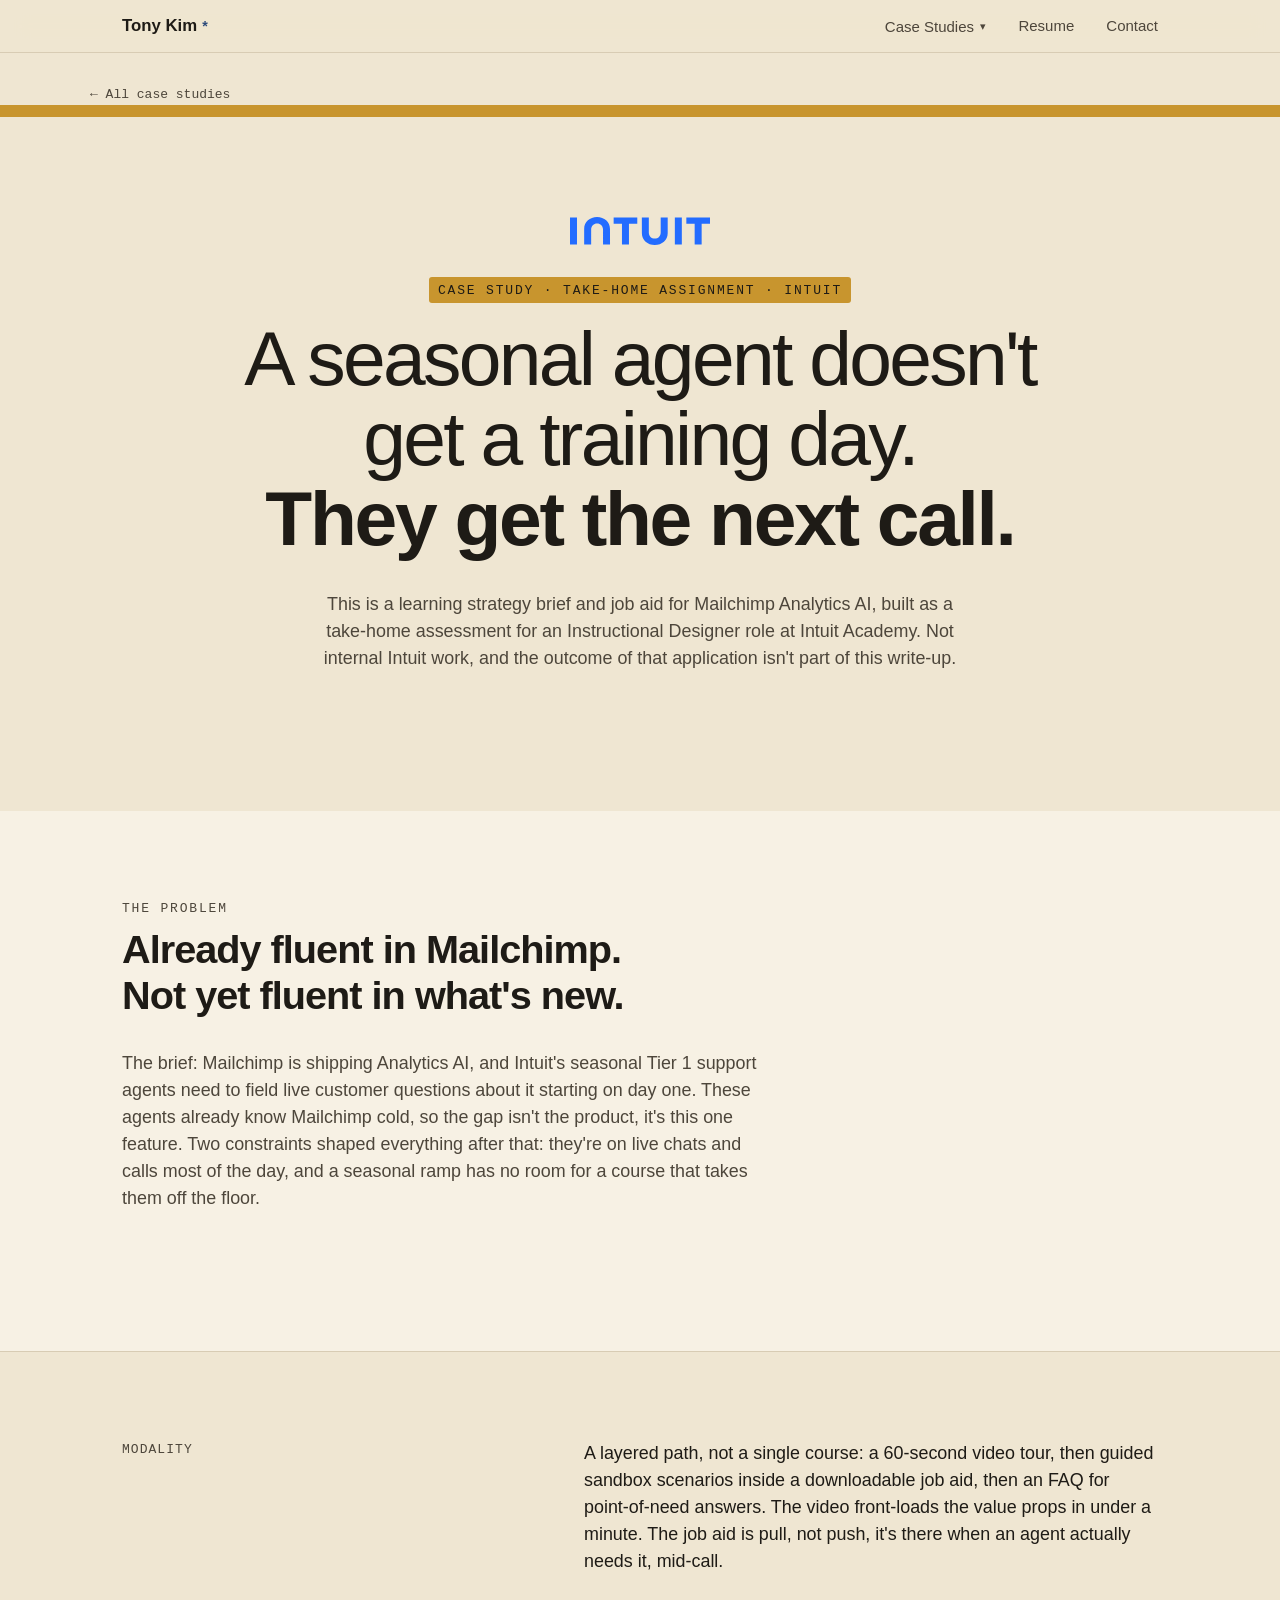
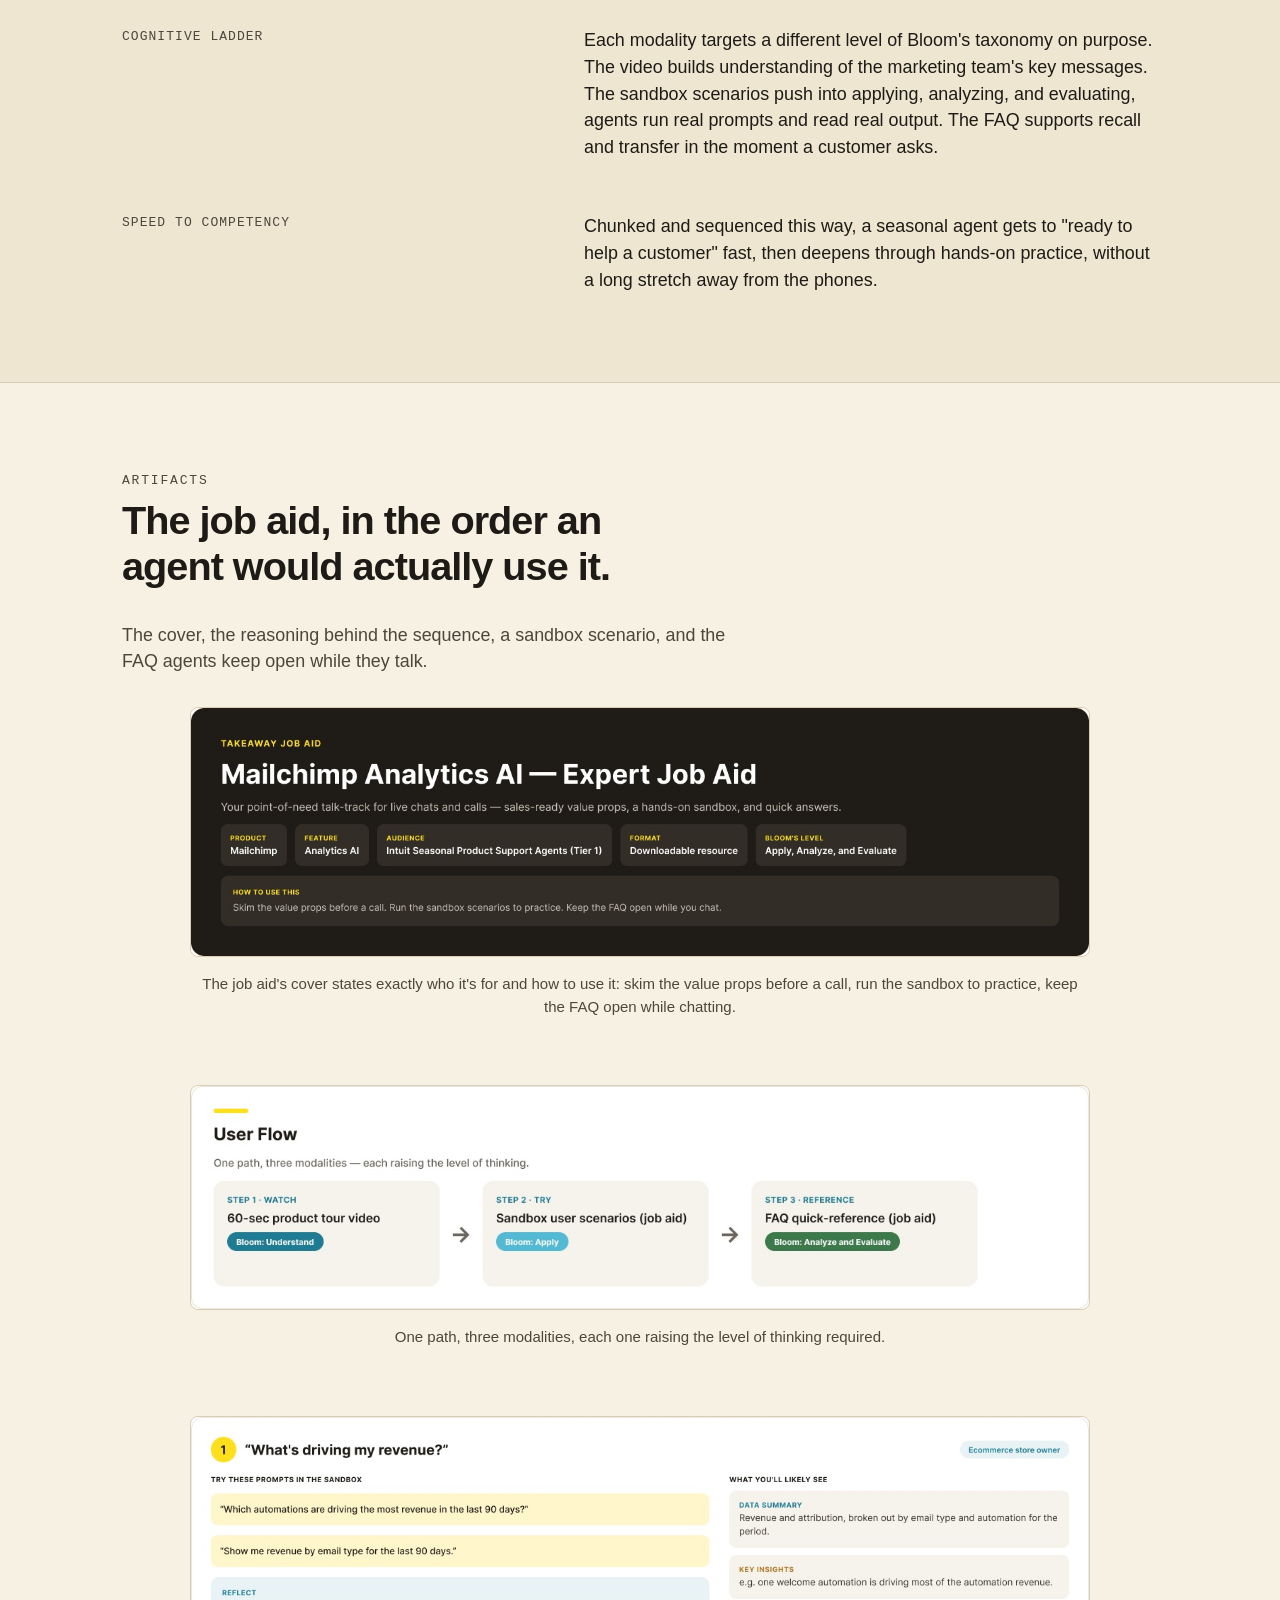
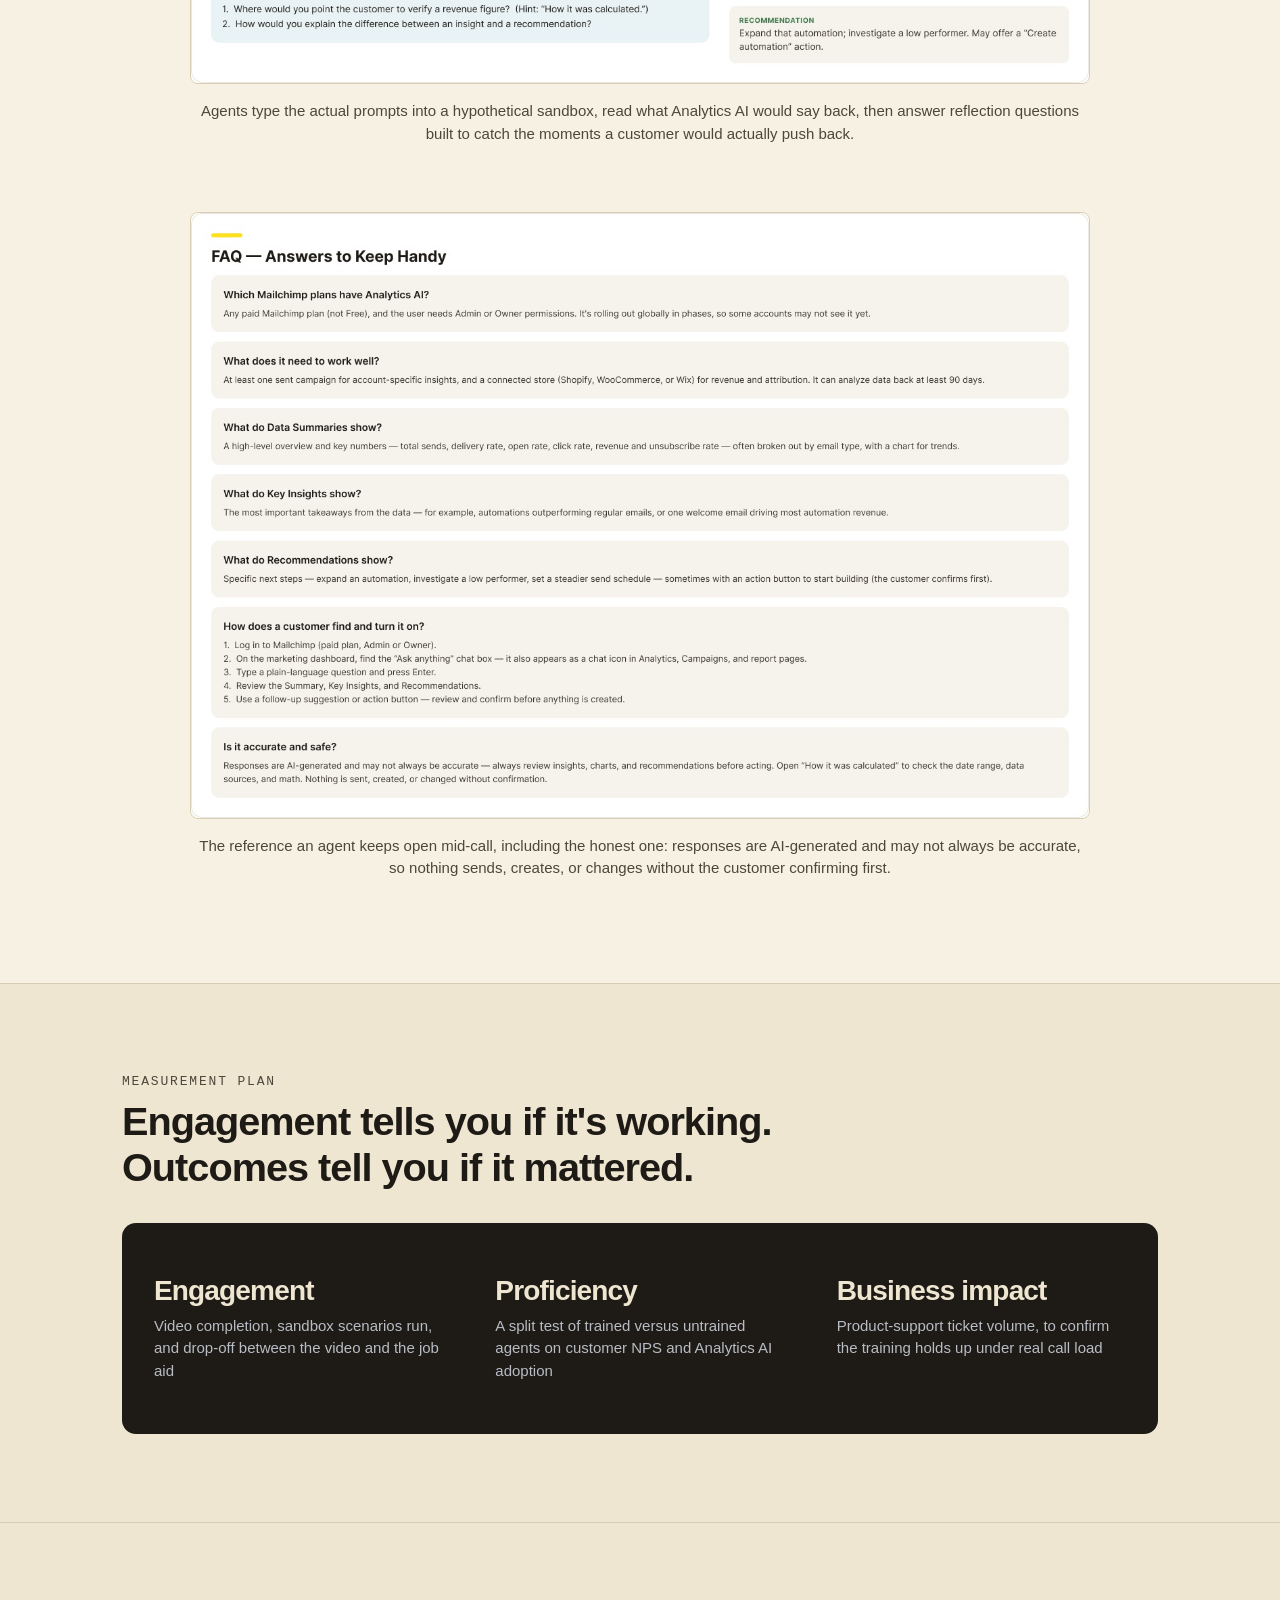
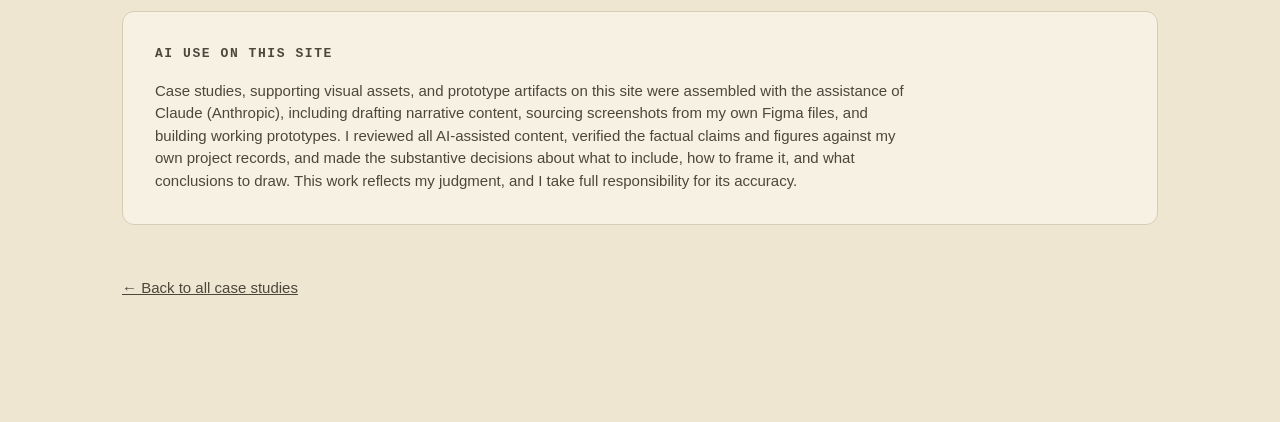
<file: case-studies/intuit-analytics-ai.html>
<!doctype html>
<html lang="en">
<head>
  <meta charset="utf-8" />
  <meta name="viewport" content="width=device-width, initial-scale=1" />
  <title>Intuit Analytics AI Job Aid, a case study by Tony Kim</title>
  <meta name="description" content="Case study: a learning strategy brief and job aid for Mailchimp's Analytics AI, a take-home assignment for an Instructional Designer role at Intuit Academy." />
  <script async src="https://www.googletagmanager.com/gtag/js?id=G-R22E9YHFLX"></script>
  <script>
    window.dataLayer = window.dataLayer || [];
    function gtag(){dataLayer.push(arguments);}
    gtag('js', new Date());
    gtag('config', 'G-R22E9YHFLX');
  </script>
    <link rel="icon" href="../assets/favicon.svg?v=seal" type="image/svg+xml" />
  <link rel="icon" href="../assets/favicon-32.png?v=seal" sizes="32x32" type="image/png" />
  <link rel="apple-touch-icon" href="../assets/apple-touch-icon.png?v=seal" />
<meta name="theme-color" content="#efe6d2" />
<link rel="stylesheet" href="../styles.css?v=20261125-chaekgeori" />
</head>
<body>

  <nav class="site-nav">
    <div class="wrap">
      <a href="../index.html" class="site-nav__brand">Tony Kim</a>
      <ul class="site-nav__links">
        <li class="site-nav__item--dropdown">
          <button class="site-nav__dropdown-trigger" type="button" aria-expanded="false" aria-controls="case-studies-menu">Case Studies <span class="site-nav__dropdown-chevron" aria-hidden="true">&#9662;</span></button>
          <ul class="site-nav__dropdown" id="case-studies-menu" aria-label="Case studies">
            <li><a href="../index.html#case-studies">All case studies</a></li>
            <li><a href="workprint.html">Workprint</a></li>
            <li><a href="intuit-analytics-ai.html">Intuit Analytics AI Job Aid</a></li>
            <li><a href="experiences-services.html">Airbnb Experiences</a></li>
            <li><a href="5-star-hosting.html">5-Star Hosting</a></li>
            <li><a href="pricing.html">Pricing Your Place</a></li>
            <li><a href="workday-learning-needs-survey.html">Workday Learning Needs Survey</a></li>
            <li><a href="pandora-onboarding.html">Pandora Onboarding</a></li>
          </ul>
        </li>
        <li><a href="../resume.html">Resume</a></li>
        <li><a href="../index.html#contact">Contact</a></li>
      </ul>
    </div>
  </nav>

  <div class="wrap case-top-nav">
    <a href="../index.html#case-studies">&larr; All case studies</a>
  </div>

  <header class="hero">
    <div class="case-band" data-band="ochre" style="view-transition-name: case-band-intuit-analytics-ai" aria-hidden="true"></div>
    <div class="wrap">
      <img src="../assets/logos/intuit.svg" alt="Intuit" style="view-transition-name: case-logo-intuit-analytics-ai; height: 28px; width: auto; margin: 0 auto var(--space-md);" />
      <p class="hero__eyebrow">Case Study &middot; Take-home Assignment &middot; Intuit</p>
      <h1 class="hero__headline" style="view-transition-name: case-title-intuit-analytics-ai">A seasonal agent doesn't get a training day. They get the next call.</h1>
      <p class="hero__sub">This is a learning strategy brief and job aid for Mailchimp Analytics AI, built as a take-home assessment for an Instructional Designer role at Intuit Academy. Not internal Intuit work, and the outcome of that application isn't part of this write-up.</p>
    </div>
  </header>

  <section class="section-alt">
    <div class="wrap">
      <p class="section__eyebrow">The Problem</p>
      <h2 class="section__title">Already fluent in Mailchimp. Not yet fluent in what's new.</h2>
      <p class="section__lede">The brief: Mailchimp is shipping Analytics AI, and Intuit's seasonal Tier 1 support agents need to field live customer questions about it starting on day one. These agents already know Mailchimp cold, so the gap isn't the product, it's this one feature. Two constraints shaped everything after that: they're on live chats and calls most of the day, and a seasonal ramp has no room for a course that takes them off the floor.</p>
    </div>
  </section>

  <section>
    <div class="wrap">
      <div class="detail-row reveal">
        <p class="detail-row__label">Modality</p>
        <p class="detail-row__body">A layered path, not a single course: a 60-second video tour, then guided sandbox scenarios inside a downloadable job aid, then an FAQ for point-of-need answers. The video front-loads the value props in under a minute. The job aid is pull, not push, it's there when an agent actually needs it, mid-call.</p>
      </div>
      <div class="detail-row reveal">
        <p class="detail-row__label">Cognitive ladder</p>
        <p class="detail-row__body">Each modality targets a different level of Bloom's taxonomy on purpose. The video builds understanding of the marketing team's key messages. The sandbox scenarios push into applying, analyzing, and evaluating, agents run real prompts and read real output. The FAQ supports recall and transfer in the moment a customer asks.</p>
      </div>
      <div class="detail-row reveal">
        <p class="detail-row__label">Speed to competency</p>
        <p class="detail-row__body">Chunked and sequenced this way, a seasonal agent gets to "ready to help a customer" fast, then deepens through hands-on practice, without a long stretch away from the phones.</p>
      </div>
    </div>
  </section>

  <section class="section-alt">
    <div class="wrap">
      <p class="section__eyebrow">Artifacts</p>
      <h2 class="section__title">The job aid, in the order an agent would actually use it.</h2>
      <p class="section__lede" style="margin-bottom: var(--space-md);">The cover, the reasoning behind the sequence, a sandbox scenario, and the FAQ agents keep open while they talk.</p>

      <div class="device-stack reveal">
        <div class="shot-card">
          <img src="../assets/images/intuit-jobaid-header.jpg" alt="Mailchimp Analytics AI Expert Job Aid cover: product, feature, audience, format, and Bloom's level, plus how to use this resource." loading="lazy" />
          <p class="shot-card__caption">The job aid's cover states exactly who it's for and how to use it: skim the value props before a call, run the sandbox to practice, keep the FAQ open while chatting.</p>
        </div>
        <div class="shot-card">
          <img src="../assets/images/intuit-user-flow.jpg" alt="User flow diagram: Step 1 Watch the product tour video (Bloom: Understand), Step 2 Try sandbox scenarios in the job aid (Bloom: Apply), Step 3 Reference the FAQ (Bloom: Analyze and Evaluate)." loading="lazy" />
          <p class="shot-card__caption">One path, three modalities, each one raising the level of thinking required.</p>
        </div>
        <div class="shot-card">
          <img src="../assets/images/intuit-sandbox-scenario.jpg" alt="Sandbox scenario for an ecommerce store owner asking 'What's driving my revenue?', with prompts to try, reflection questions, and the Data Summary, Key Insights, and Recommendation an agent would see back." loading="lazy" />
          <p class="shot-card__caption">Agents type the actual prompts into a hypothetical sandbox, read what Analytics AI would say back, then answer reflection questions built to catch the moments a customer would actually push back.</p>
        </div>
        <div class="shot-card">
          <img src="../assets/images/intuit-faq.jpg" alt="FAQ section answering which Mailchimp plans have Analytics AI, what it needs to work well, what the Data Summary, Key Insights, and Recommendations show, how a customer turns it on, and whether it's accurate and safe." loading="lazy" />
          <p class="shot-card__caption">The reference an agent keeps open mid-call, including the honest one: responses are AI-generated and may not always be accurate, so nothing sends, creates, or changes without the customer confirming first.</p>
        </div>
      </div>
    </div>
  </section>

  <section>
    <div class="wrap">
      <p class="section__eyebrow">Measurement Plan</p>
      <h2 class="section__title">Engagement tells you if it's working. Outcomes tell you if it mattered.</h2>
      <div class="trust-strip">
        <div class="trust-item reveal">
          <p class="trust-item__stat">Engagement</p>
          <p class="trust-item__label">Video completion, sandbox scenarios run, and drop-off between the video and the job aid</p>
        </div>
        <div class="trust-item reveal">
          <p class="trust-item__stat">Proficiency</p>
          <p class="trust-item__label">A split test of trained versus untrained agents on customer NPS and Analytics AI adoption</p>
        </div>
        <div class="trust-item reveal">
          <p class="trust-item__stat">Business impact</p>
          <p class="trust-item__label">Product-support ticket volume, to confirm the training holds up under real call load</p>
        </div>
      </div>
    </div>
  </section>

  <footer class="site-footer">
    <div class="wrap">
      <div class="ai-use">
        <h3>AI use on this site</h3>
        <p>Case studies, supporting visual assets, and prototype artifacts on this site were assembled with the assistance of Claude (Anthropic), including drafting narrative content, sourcing screenshots from my own Figma files, and building working prototypes. I reviewed all AI-assisted content, verified the factual claims and figures against my own project records, and made the substantive decisions about what to include, how to frame it, and what conclusions to draw. This work reflects my judgment, and I take full responsibility for its accuracy.</p>
      </div>
      <p class="site-footer__meta"><a href="../index.html#case-studies">&larr; Back to all case studies</a></p>
    </div>
  </footer>

  <script src="../script.js?v=20261125-chaekgeori"></script>
</body>
</html>
</file>
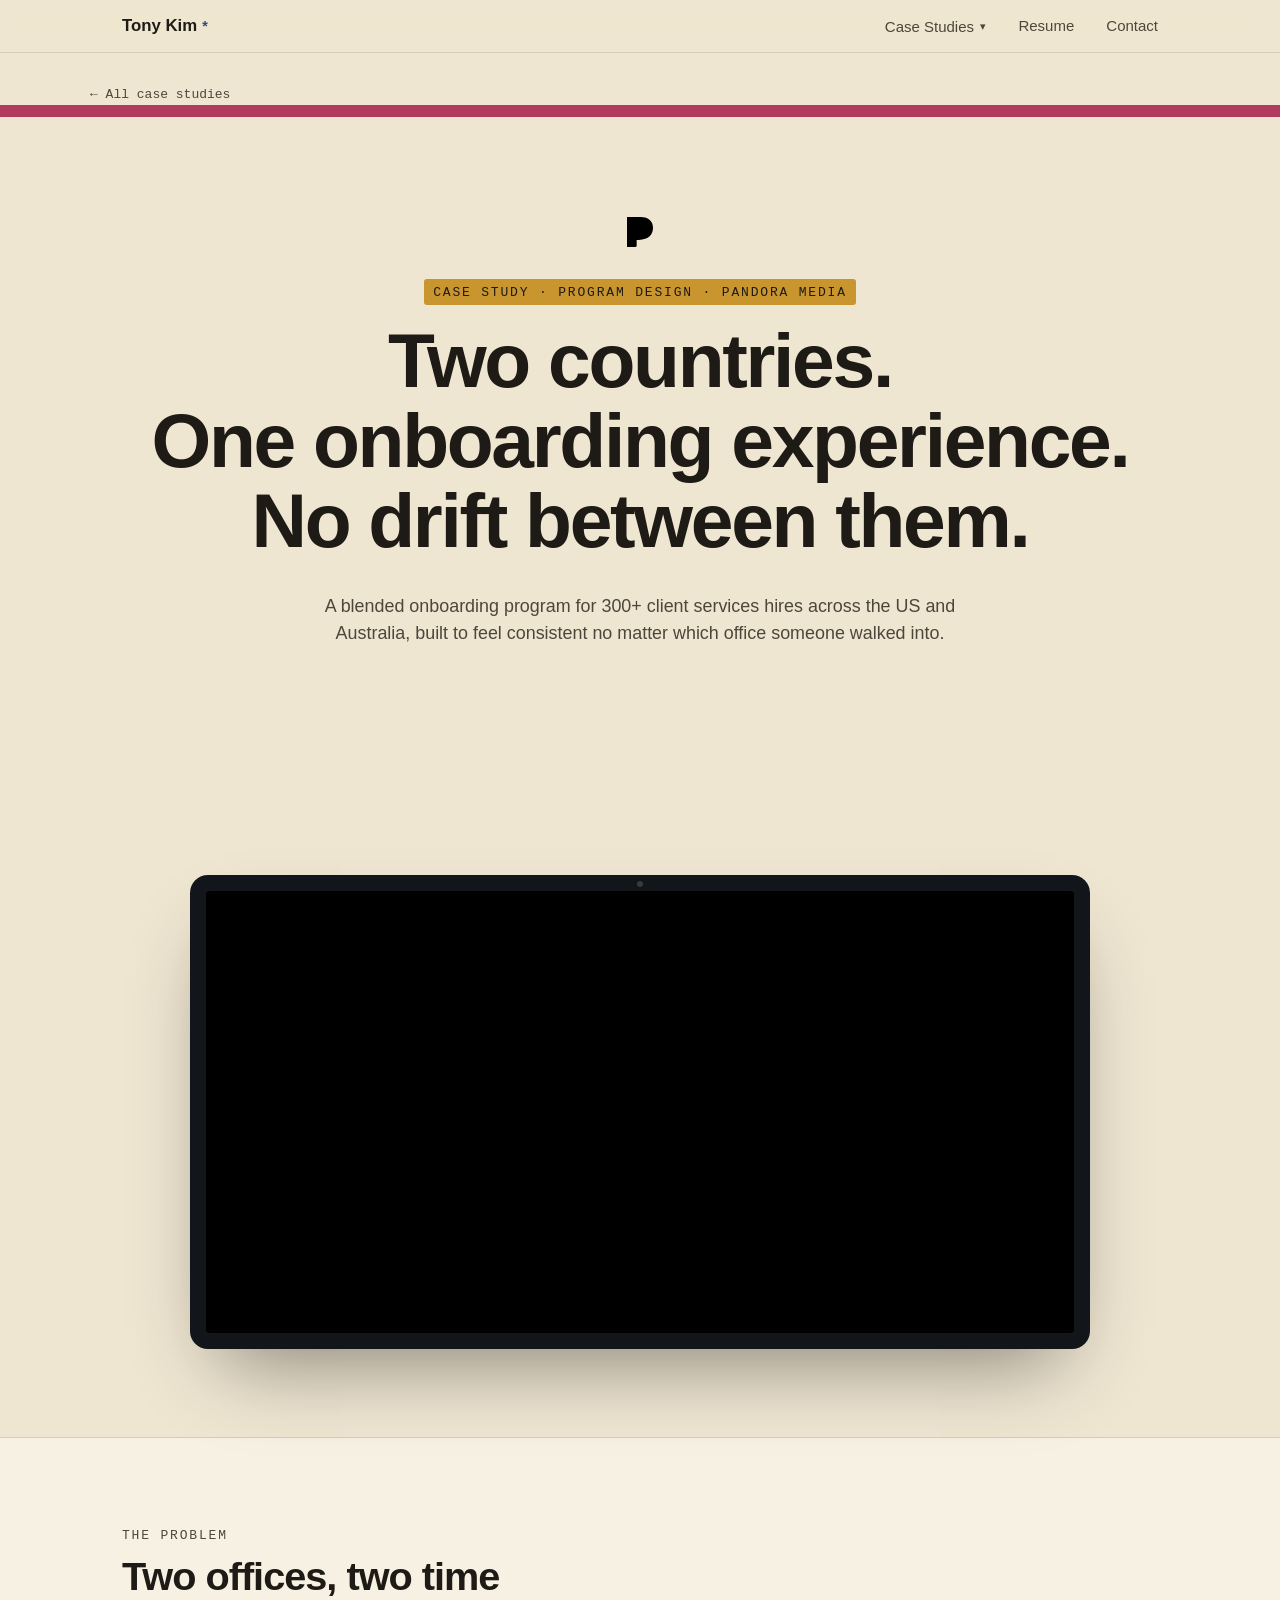
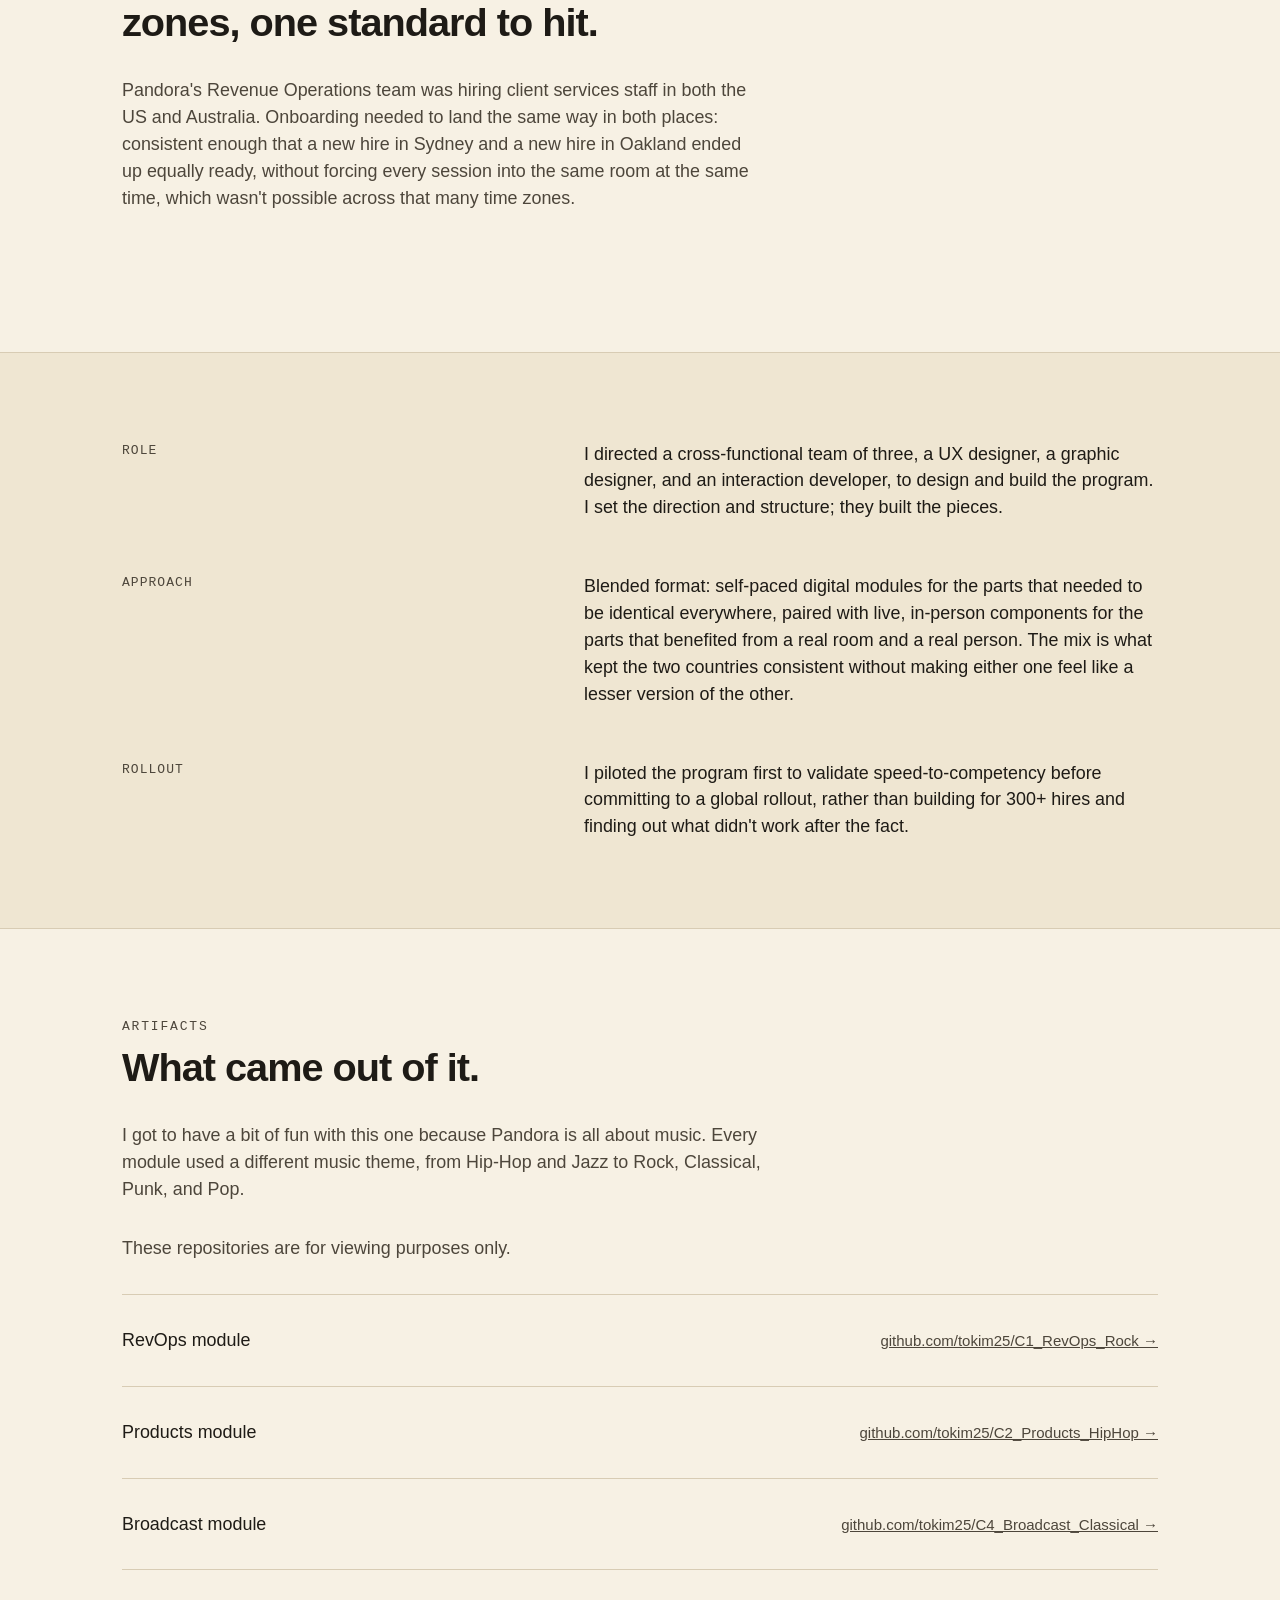
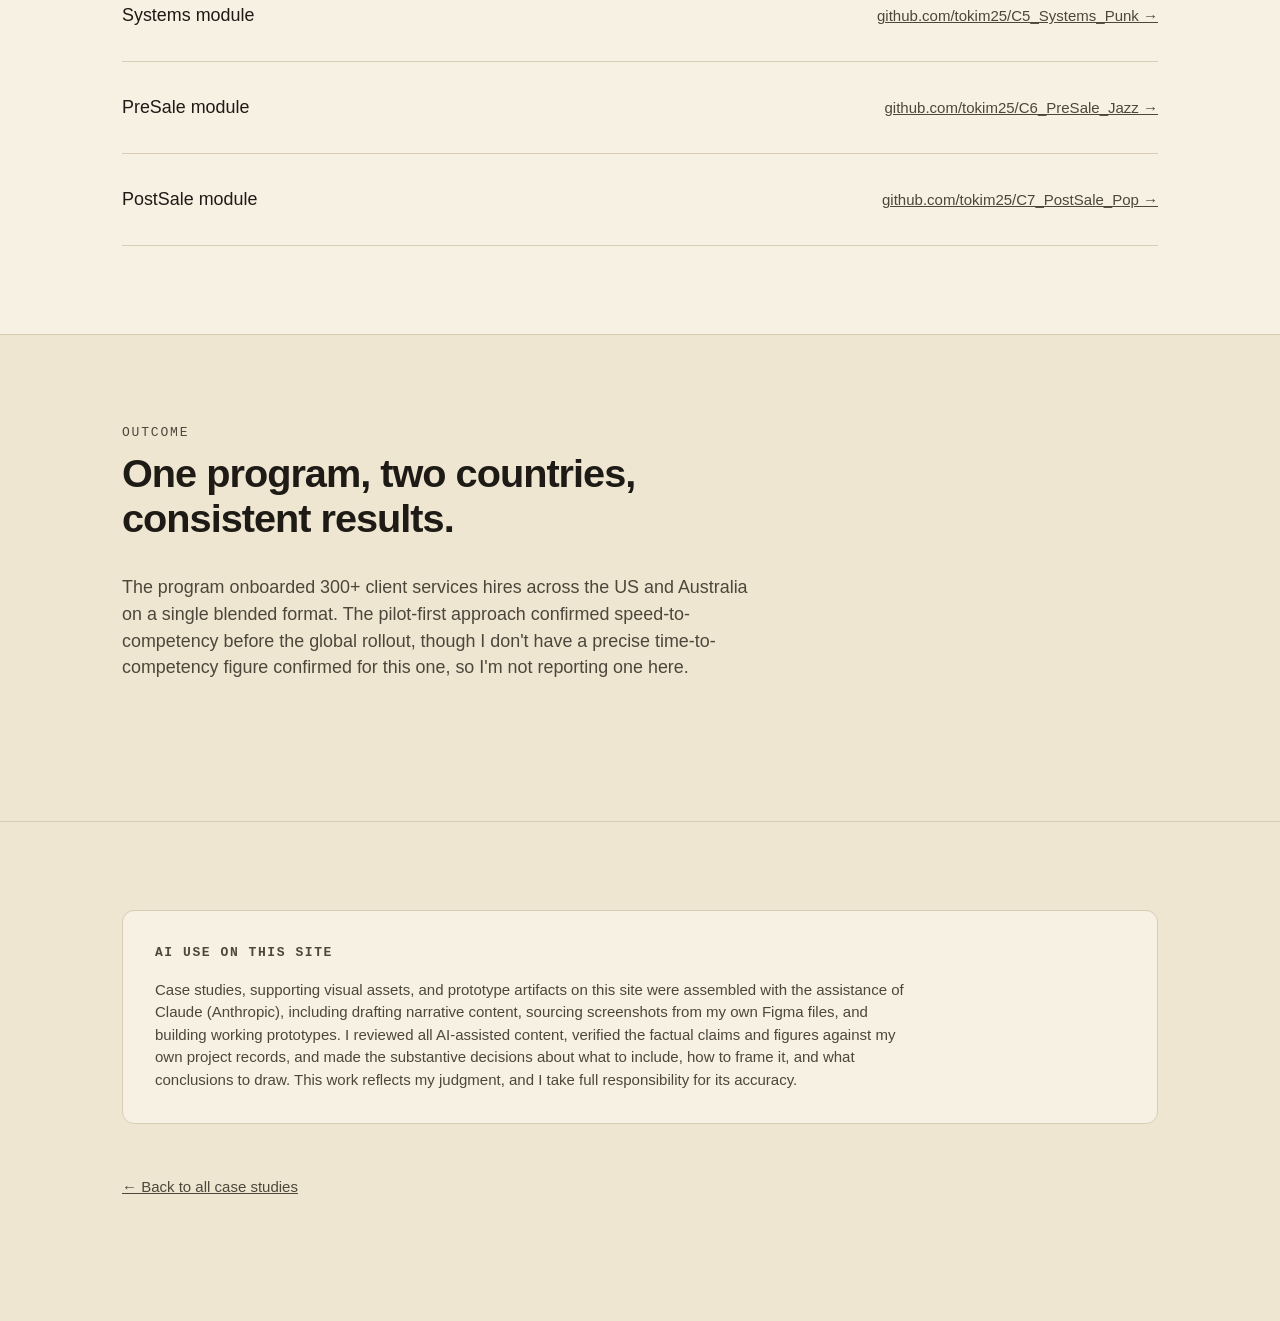
<file: case-studies/pandora-onboarding.html>
<!doctype html>
<html lang="en">
<head>
  <meta charset="utf-8" />
  <meta name="viewport" content="width=device-width, initial-scale=1" />
  <title>Pandora Onboarding, a case study by Tony Kim</title>
  <meta name="description" content="Case study: a blended onboarding program for 300+ client services hires across the US and Australia." />
  <script async src="https://www.googletagmanager.com/gtag/js?id=G-R22E9YHFLX"></script>
  <script>
    window.dataLayer = window.dataLayer || [];
    function gtag(){dataLayer.push(arguments);}
    gtag('js', new Date());
    gtag('config', 'G-R22E9YHFLX');
  </script>
    <link rel="icon" href="../assets/favicon.svg?v=seal" type="image/svg+xml" />
  <link rel="icon" href="../assets/favicon-32.png?v=seal" sizes="32x32" type="image/png" />
  <link rel="apple-touch-icon" href="../assets/apple-touch-icon.png?v=seal" />
<meta name="theme-color" content="#efe6d2" />
<link rel="stylesheet" href="../styles.css?v=20261125-chaekgeori" />
</head>
<body>

  <nav class="site-nav">
    <div class="wrap">
      <a href="../index.html" class="site-nav__brand">Tony Kim</a>
      <ul class="site-nav__links">
        <li class="site-nav__item--dropdown">
          <button class="site-nav__dropdown-trigger" type="button" aria-expanded="false" aria-controls="case-studies-menu">Case Studies <span class="site-nav__dropdown-chevron" aria-hidden="true">&#9662;</span></button>
          <ul class="site-nav__dropdown" id="case-studies-menu" aria-label="Case studies">
            <li><a href="../index.html#case-studies">All case studies</a></li>
            <li><a href="workprint.html">Workprint</a></li>
            <li><a href="intuit-analytics-ai.html">Intuit Analytics AI Job Aid</a></li>
            <li><a href="experiences-services.html">Airbnb Experiences</a></li>
            <li><a href="5-star-hosting.html">5-Star Hosting</a></li>
            <li><a href="pricing.html">Pricing Your Place</a></li>
            <li><a href="workday-learning-needs-survey.html">Workday Learning Needs Survey</a></li>
            <li><a href="pandora-onboarding.html">Pandora Onboarding</a></li>
          </ul>
        </li>
        <li><a href="../resume.html">Resume</a></li>
        <li><a href="../index.html#contact">Contact</a></li>
      </ul>
    </div>
  </nav>

  <div class="wrap case-top-nav">
    <a href="../index.html#case-studies">&larr; All case studies</a>
  </div>

  <header class="hero">
    <div class="case-band" data-band="yeonji" style="view-transition-name: case-band-pandora-onboarding" aria-hidden="true"></div>
    <div class="wrap">
      <img src="../assets/logos/pandora.svg" alt="Pandora" style="view-transition-name: case-logo-pandora-onboarding; height: 30px; width: auto; margin: 0 auto var(--space-md);" />
      <p class="hero__eyebrow">Case Study &middot; Program Design &middot; Pandora Media</p>
      <h1 class="hero__headline hero__headline--pandora" style="view-transition-name: case-title-pandora-onboarding">Two countries.<br /><span class="hero__headline-nowrap">One onboarding experience.</span><br />No drift between them.</h1>
      <p class="hero__sub">A blended onboarding program for 300+ client services hires across the US and Australia, built to feel consistent no matter which office someone walked into.</p>
    </div>
  </header>

  <section>
    <div class="wrap">
      <div class="device device--macbook reveal">
        <div class="device__lid">
          <span class="device__camera" aria-hidden="true"></span>
          <div class="device__screen device__screen--video">
            <video src="../assets/videos/pandora-onboarding-demo.mp4" autoplay muted loop playsinline aria-label="Demo of the RevOps onboarding module: selecting a role, browsing the menu, and opening a lesson"></video>
          </div>
        </div>
      </div>
    </div>
  </section>

  <section class="section-alt">
    <div class="wrap">
      <p class="section__eyebrow">The Problem</p>
      <h2 class="section__title">Two offices, two time zones, one standard to hit.</h2>
      <p class="section__lede">Pandora's Revenue Operations team was hiring client services staff in both the US and Australia. Onboarding needed to land the same way in both places: consistent enough that a new hire in Sydney and a new hire in Oakland ended up equally ready, without forcing every session into the same room at the same time, which wasn't possible across that many time zones.</p>
    </div>
  </section>

  <section>
    <div class="wrap">
      <div class="detail-row reveal">
        <p class="detail-row__label">Role</p>
        <p class="detail-row__body">I directed a cross-functional team of three, a UX designer, a graphic designer, and an interaction developer, to design and build the program. I set the direction and structure; they built the pieces.</p>
      </div>
      <div class="detail-row reveal">
        <p class="detail-row__label">Approach</p>
        <p class="detail-row__body">Blended format: self-paced digital modules for the parts that needed to be identical everywhere, paired with live, in-person components for the parts that benefited from a real room and a real person. The mix is what kept the two countries consistent without making either one feel like a lesser version of the other.</p>
      </div>
      <div class="detail-row reveal">
        <p class="detail-row__label">Rollout</p>
        <p class="detail-row__body">I piloted the program first to validate speed-to-competency before committing to a global rollout, rather than building for 300+ hires and finding out what didn't work after the fact.</p>
      </div>
    </div>
  </section>

  <section class="section-alt">
    <div class="wrap">
      <p class="section__eyebrow">Artifacts</p>
      <h2 class="section__title">What came out of it.</h2>
      <p class="section__lede" style="margin-bottom: var(--space-md);">I got to have a bit of fun with this one because Pandora is all about music. Every module used a different music theme, from Hip-Hop and Jazz to Rock, Classical, Punk, and Pop.</p>
      <p class="section__lede" style="margin-bottom: var(--space-md);">These repositories are for viewing purposes only.</p>
      <ul class="link-list">
        <li>
          <span class="link-list__title">RevOps module</span>
          <a href="https://github.com/tokim25/C1_RevOps_Rock" class="link-list__meta">github.com/tokim25/C1_RevOps_Rock &rarr;</a>
        </li>
        <li>
          <span class="link-list__title">Products module</span>
          <a href="https://github.com/tokim25/C2_Products_HipHop" class="link-list__meta">github.com/tokim25/C2_Products_HipHop &rarr;</a>
        </li>
        <li>
          <span class="link-list__title">Broadcast module</span>
          <a href="https://github.com/tokim25/C4_Broadcast_Classical" class="link-list__meta">github.com/tokim25/C4_Broadcast_Classical &rarr;</a>
        </li>
        <li>
          <span class="link-list__title">Systems module</span>
          <a href="https://github.com/tokim25/C5_Systems_Punk" class="link-list__meta">github.com/tokim25/C5_Systems_Punk &rarr;</a>
        </li>
        <li>
          <span class="link-list__title">PreSale module</span>
          <a href="https://github.com/tokim25/C6_PreSale_Jazz" class="link-list__meta">github.com/tokim25/C6_PreSale_Jazz &rarr;</a>
        </li>
        <li>
          <span class="link-list__title">PostSale module</span>
          <a href="https://github.com/tokim25/C7_PostSale_Pop" class="link-list__meta">github.com/tokim25/C7_PostSale_Pop &rarr;</a>
        </li>
      </ul>
    </div>
  </section>

  <section>
    <div class="wrap">
      <p class="section__eyebrow">Outcome</p>
      <h2 class="section__title">One program, two countries, consistent results.</h2>
      <p class="section__lede">The program onboarded 300+ client services hires across the US and Australia on a single blended format. The pilot-first approach confirmed speed-to-competency before the global rollout, though I don't have a precise time-to-competency figure confirmed for this one, so I'm not reporting one here.</p>
    </div>
  </section>

  <footer class="site-footer">
    <div class="wrap">
      <div class="ai-use">
        <h3>AI use on this site</h3>
        <p>Case studies, supporting visual assets, and prototype artifacts on this site were assembled with the assistance of Claude (Anthropic), including drafting narrative content, sourcing screenshots from my own Figma files, and building working prototypes. I reviewed all AI-assisted content, verified the factual claims and figures against my own project records, and made the substantive decisions about what to include, how to frame it, and what conclusions to draw. This work reflects my judgment, and I take full responsibility for its accuracy.</p>
      </div>
      <p class="site-footer__meta"><a href="../index.html#case-studies">&larr; Back to all case studies</a></p>
    </div>
  </footer>

  <script src="../script.js?v=20261125-chaekgeori"></script>
</body>
</html>
</file>
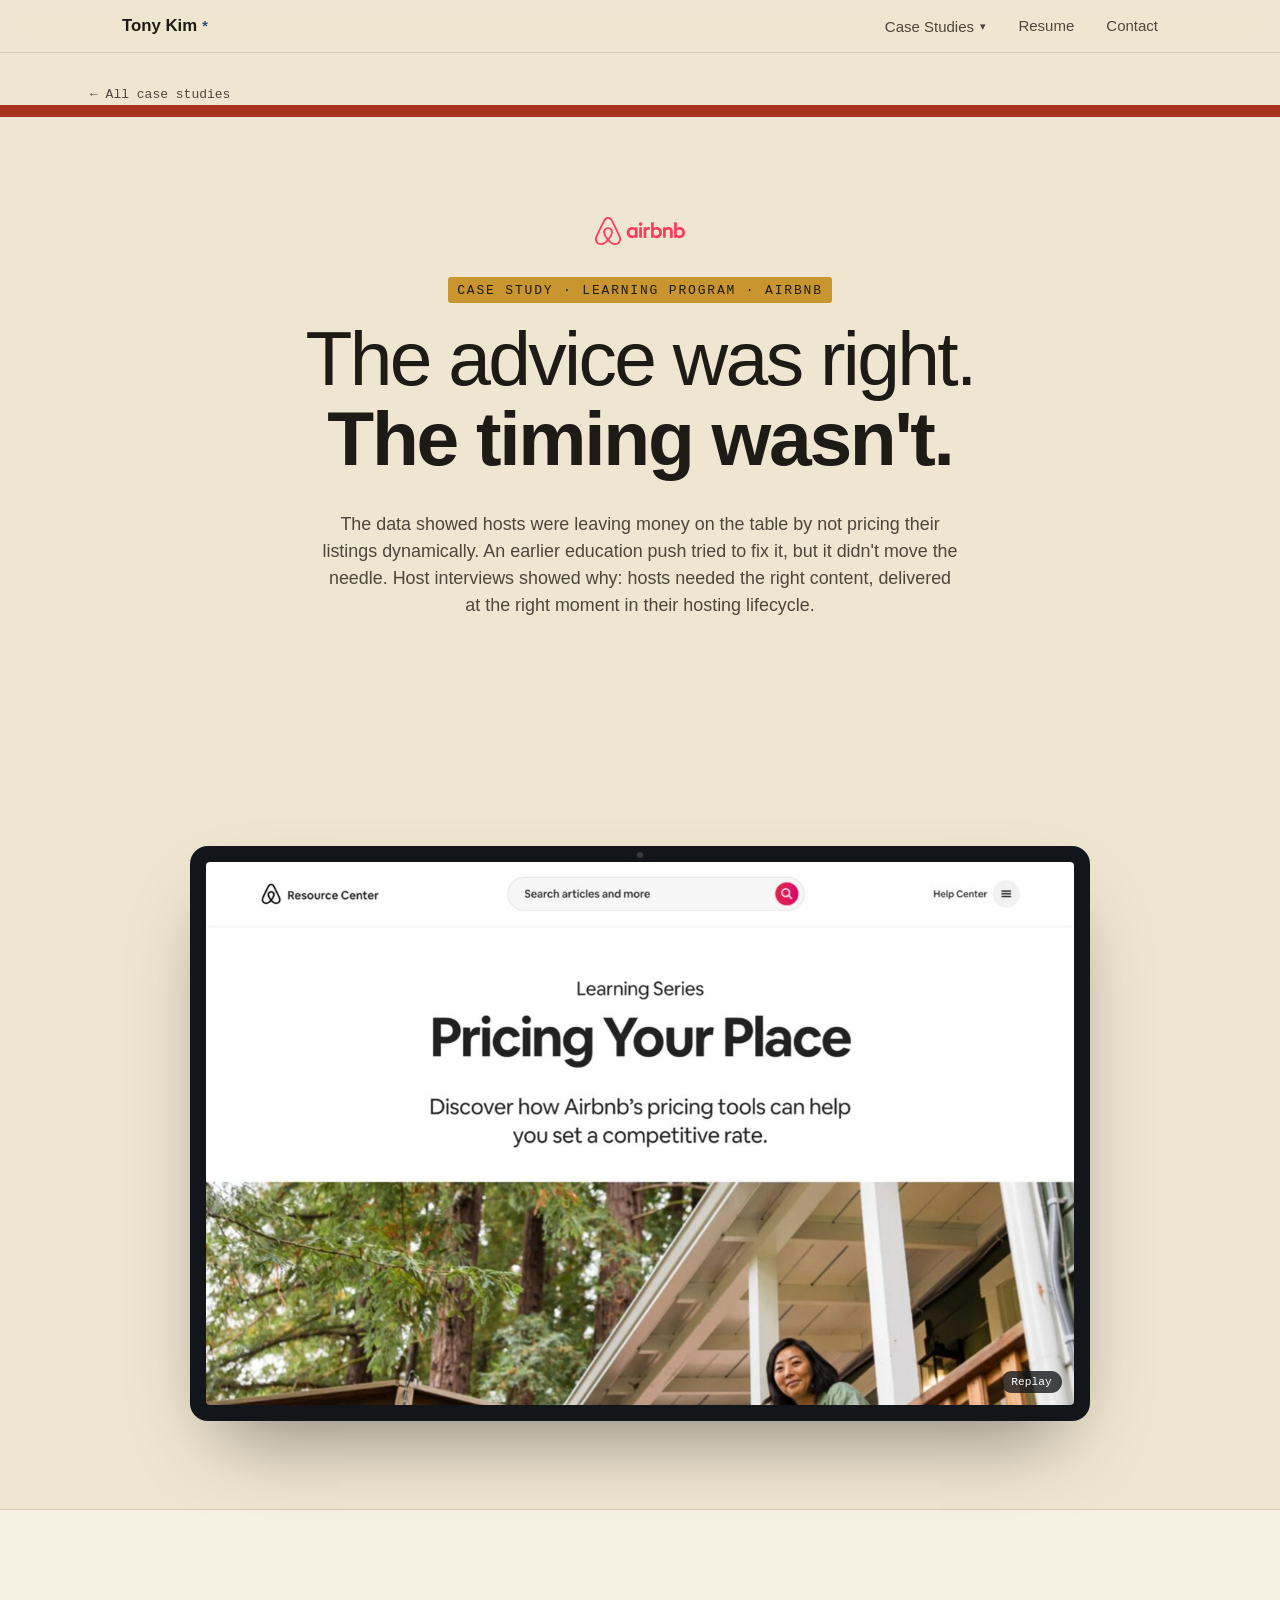
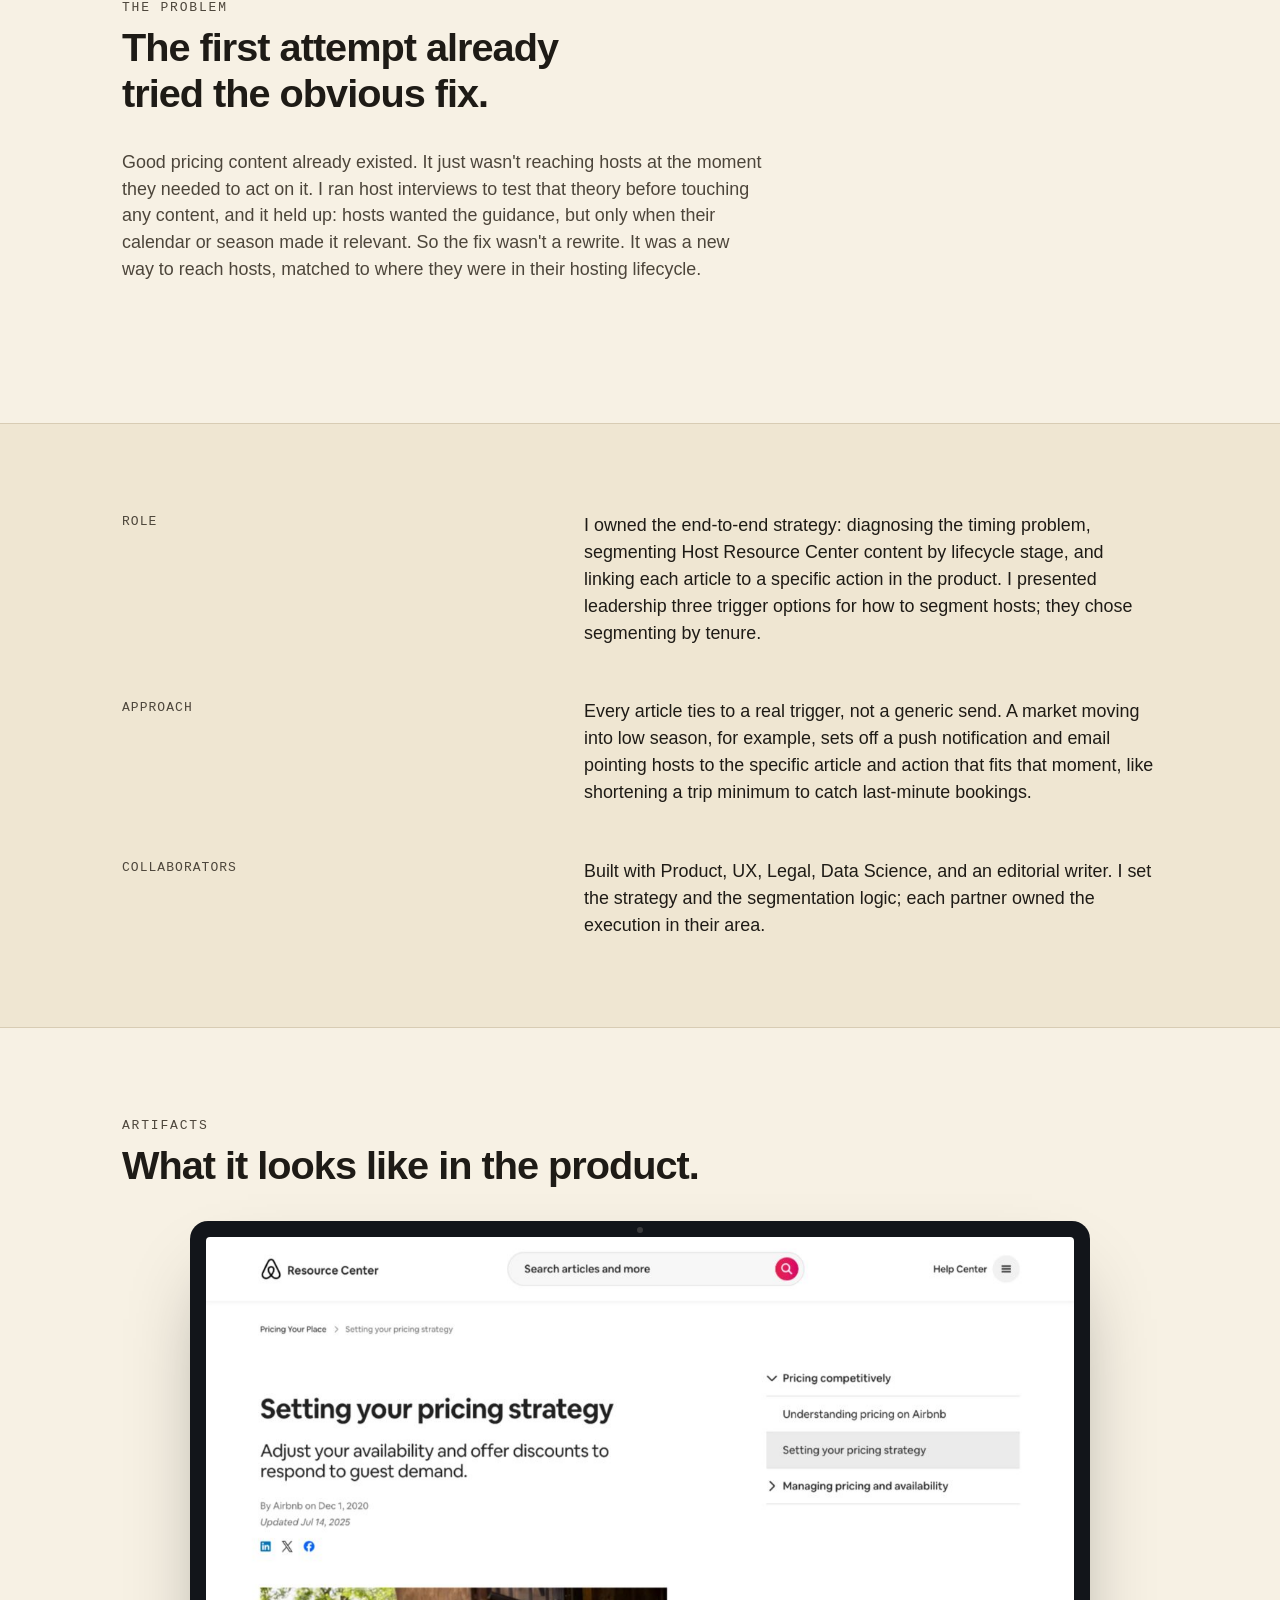
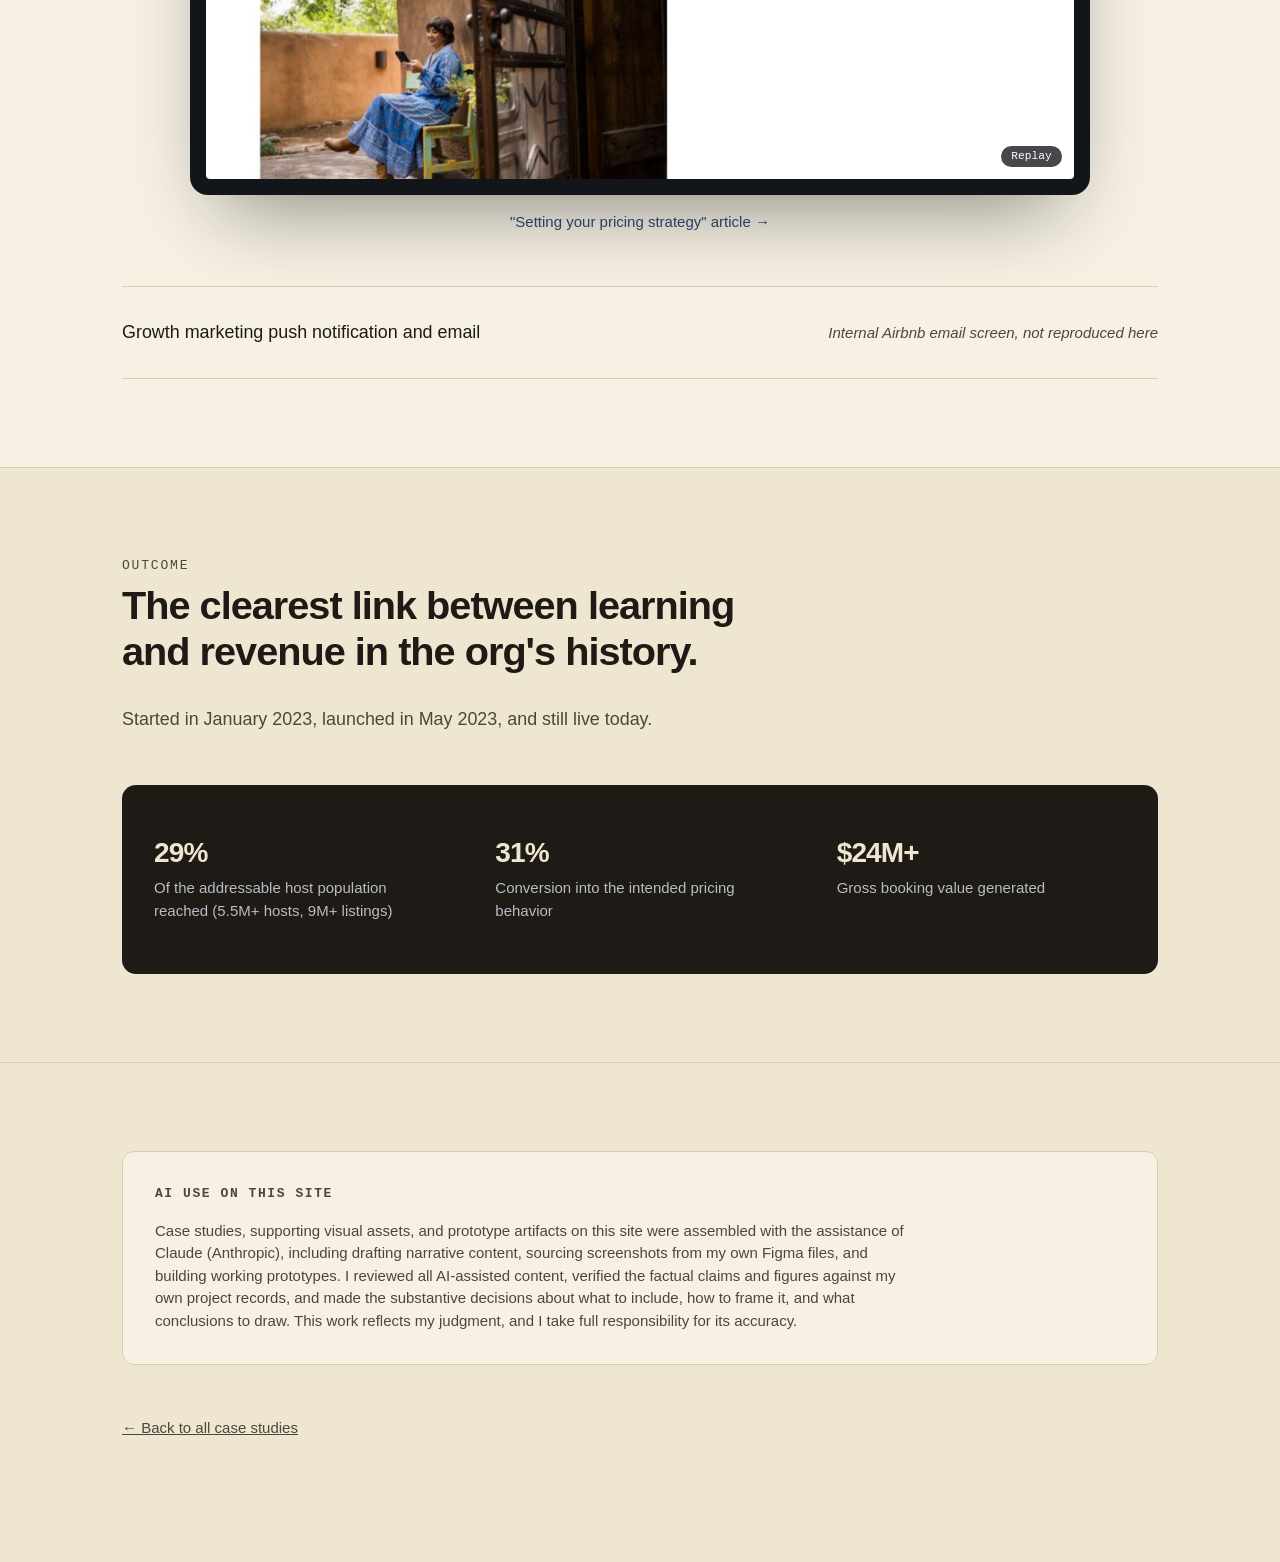
<file: case-studies/pricing.html>
<!doctype html>
<html lang="en">
<head>
  <meta charset="utf-8" />
  <meta name="viewport" content="width=device-width, initial-scale=1" />
  <title>Pricing Your Place, a case study by Tony Kim</title>
  <meta name="description" content="Case study: a pricing education program for Airbnb hosts that reached 5.5M+ hosts and drove $24M+ in gross booking value." />
  <script async src="https://www.googletagmanager.com/gtag/js?id=G-R22E9YHFLX"></script>
  <script>
    window.dataLayer = window.dataLayer || [];
    function gtag(){dataLayer.push(arguments);}
    gtag('js', new Date());
    gtag('config', 'G-R22E9YHFLX');
  </script>
    <link rel="icon" href="../assets/favicon.svg?v=seal" type="image/svg+xml" />
  <link rel="icon" href="../assets/favicon-32.png?v=seal" sizes="32x32" type="image/png" />
  <link rel="apple-touch-icon" href="../assets/apple-touch-icon.png?v=seal" />
<meta name="theme-color" content="#efe6d2" />
<link rel="stylesheet" href="../styles.css?v=20261125-chaekgeori" />
</head>
<body>

  <nav class="site-nav">
    <div class="wrap">
      <a href="../index.html" class="site-nav__brand">Tony Kim</a>
      <ul class="site-nav__links">
        <li class="site-nav__item--dropdown">
          <button class="site-nav__dropdown-trigger" type="button" aria-expanded="false" aria-controls="case-studies-menu">Case Studies <span class="site-nav__dropdown-chevron" aria-hidden="true">&#9662;</span></button>
          <ul class="site-nav__dropdown" id="case-studies-menu" aria-label="Case studies">
            <li><a href="../index.html#case-studies">All case studies</a></li>
            <li><a href="workprint.html">Workprint</a></li>
            <li><a href="intuit-analytics-ai.html">Intuit Analytics AI Job Aid</a></li>
            <li><a href="experiences-services.html">Airbnb Experiences</a></li>
            <li><a href="5-star-hosting.html">5-Star Hosting</a></li>
            <li><a href="pricing.html">Pricing Your Place</a></li>
            <li><a href="workday-learning-needs-survey.html">Workday Learning Needs Survey</a></li>
            <li><a href="pandora-onboarding.html">Pandora Onboarding</a></li>
          </ul>
        </li>
        <li><a href="../resume.html">Resume</a></li>
        <li><a href="../index.html#contact">Contact</a></li>
      </ul>
    </div>
  </nav>

  <div class="wrap case-top-nav">
    <a href="../index.html#case-studies">&larr; All case studies</a>
  </div>

  <header class="hero">
    <div class="case-band" data-band="cinnabar" style="view-transition-name: case-band-pricing" aria-hidden="true"></div>
    <div class="wrap">
      <img src="../assets/logos/airbnb.svg" alt="Airbnb" style="view-transition-name: case-logo-pricing; height: 28px; width: auto; margin: 0 auto var(--space-md);" />
      <p class="hero__eyebrow">Case Study &middot; Learning Program &middot; Airbnb</p>
      <h1 class="hero__headline" style="view-transition-name: case-title-pricing">The advice was right. The timing wasn't.</h1>
      <p class="hero__sub">The data showed hosts were leaving money on the table by not pricing their listings dynamically. An earlier education push tried to fix it, but it didn't move the needle. Host interviews showed why: hosts needed the right content, delivered at the right moment in their hosting lifecycle.</p>
    </div>
  </header>

  <section>
    <div class="wrap">
      <div class="device device--macbook reveal">
        <div class="device__lid">
          <span class="device__camera" aria-hidden="true"></span>
          <div class="device__screen">
            <div class="device__scroll">
              <img src="../assets/images/pricing-landing.jpg" alt="Pricing Your Place landing page in Airbnb's Resource Center." class="device__image" loading="lazy" />
            </div>
          </div>
        </div>
      </div>
    </div>
  </section>

  <section class="section-alt">
    <div class="wrap">
      <p class="section__eyebrow">The Problem</p>
      <h2 class="section__title">The first attempt already tried the obvious fix.</h2>
      <p class="section__lede">Good pricing content already existed. It just wasn't reaching hosts at the moment they needed to act on it. I ran host interviews to test that theory before touching any content, and it held up: hosts wanted the guidance, but only when their calendar or season made it relevant. So the fix wasn't a rewrite. It was a new way to reach hosts, matched to where they were in their hosting lifecycle.</p>
    </div>
  </section>

  <section>
    <div class="wrap">
      <div class="detail-row reveal">
        <p class="detail-row__label">Role</p>
        <p class="detail-row__body">I owned the end-to-end strategy: diagnosing the timing problem, segmenting Host Resource Center content by lifecycle stage, and linking each article to a specific action in the product. I presented leadership three trigger options for how to segment hosts; they chose segmenting by tenure.</p>
      </div>
      <div class="detail-row reveal">
        <p class="detail-row__label">Approach</p>
        <p class="detail-row__body">Every article ties to a real trigger, not a generic send. A market moving into low season, for example, sets off a push notification and email pointing hosts to the specific article and action that fits that moment, like shortening a trip minimum to catch last-minute bookings.</p>
      </div>
      <div class="detail-row reveal">
        <p class="detail-row__label">Collaborators</p>
        <p class="detail-row__body">Built with Product, UX, Legal, Data Science, and an editorial writer. I set the strategy and the segmentation logic; each partner owned the execution in their area.</p>
      </div>
    </div>
  </section>

  <section class="section-alt">
    <div class="wrap">
      <p class="section__eyebrow">Artifacts</p>
      <h2 class="section__title">What it looks like in the product.</h2>
      <div class="device device--macbook reveal">
        <div class="device__lid">
          <span class="device__camera" aria-hidden="true"></span>
          <div class="device__screen">
            <div class="device__scroll">
              <img src="../assets/images/pricing-setting-strategy.jpg" alt="The 'Setting your pricing strategy' article, with Superhost quotes woven into the guidance." class="device__image" loading="lazy" />
            </div>
          </div>
        </div>
        <a href="https://www.airbnb.com/resources/hosting-homes/a/setting-your-pricing-strategy-15" target="_blank" rel="noopener" class="device-caption">"Setting your pricing strategy" article</a>
      </div>
      <ul class="link-list" style="margin-top: var(--space-lg);">
        <li>
          <span class="link-list__title">Growth marketing push notification and email</span>
          <span class="link-list__meta pending">Internal Airbnb email screen, not reproduced here</span>
        </li>
      </ul>
    </div>
  </section>

  <section>
    <div class="wrap">
      <p class="section__eyebrow">Outcome</p>
      <h2 class="section__title">The clearest link between learning and revenue in the org's history.</h2>
      <p class="section__lede">Started in January 2023, launched in May 2023, and still live today.</p>
      <div class="trust-strip">
        <div class="trust-item reveal">
          <p class="trust-item__stat">29%</p>
          <p class="trust-item__label">Of the addressable host population reached (5.5M+ hosts, 9M+ listings)</p>
        </div>
        <div class="trust-item reveal">
          <p class="trust-item__stat">31%</p>
          <p class="trust-item__label">Conversion into the intended pricing behavior</p>
        </div>
        <div class="trust-item reveal">
          <p class="trust-item__stat">$24M+</p>
          <p class="trust-item__label">Gross booking value generated</p>
        </div>
      </div>
    </div>
  </section>

  <footer class="site-footer">
    <div class="wrap">
      <div class="ai-use">
        <h3>AI use on this site</h3>
        <p>Case studies, supporting visual assets, and prototype artifacts on this site were assembled with the assistance of Claude (Anthropic), including drafting narrative content, sourcing screenshots from my own Figma files, and building working prototypes. I reviewed all AI-assisted content, verified the factual claims and figures against my own project records, and made the substantive decisions about what to include, how to frame it, and what conclusions to draw. This work reflects my judgment, and I take full responsibility for its accuracy.</p>
      </div>
      <p class="site-footer__meta"><a href="../index.html#case-studies">&larr; Back to all case studies</a></p>
    </div>
  </footer>

  <script src="../script.js?v=20261125-chaekgeori"></script>
</body>
</html>
</file>
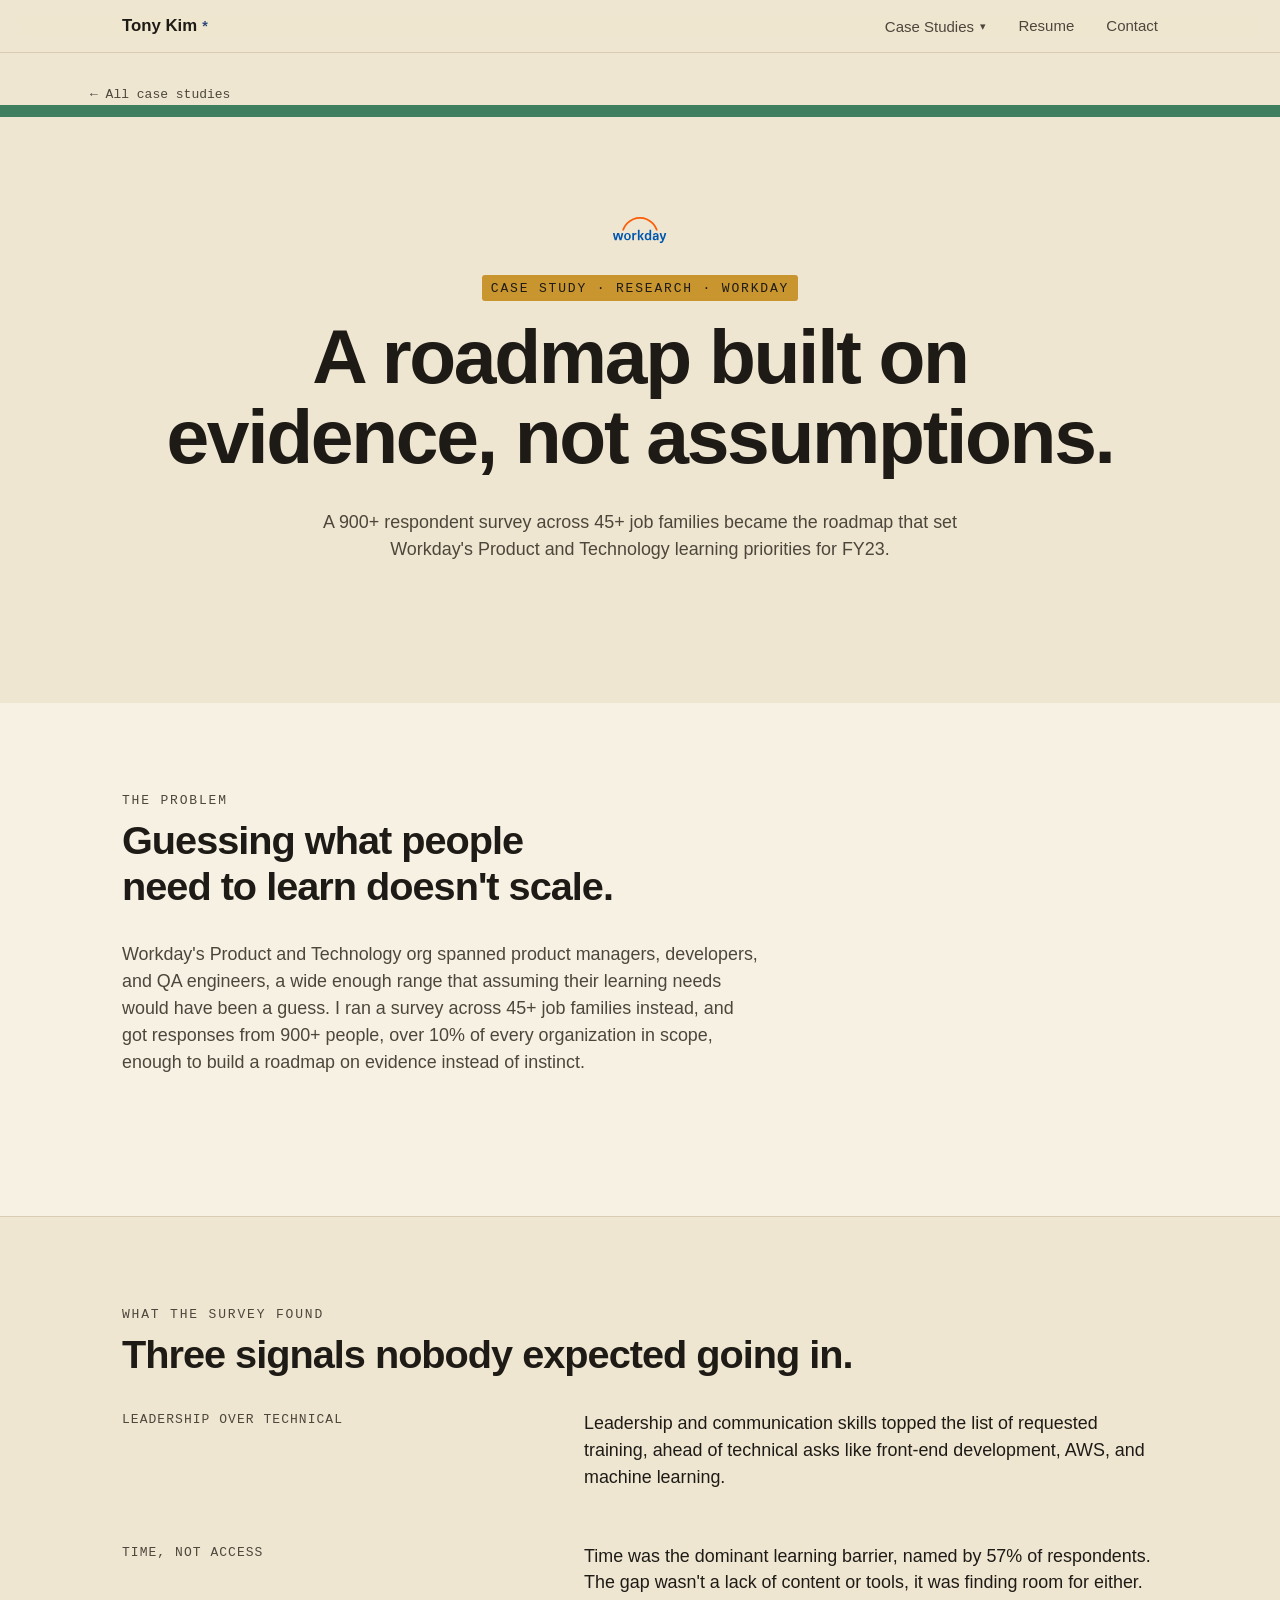
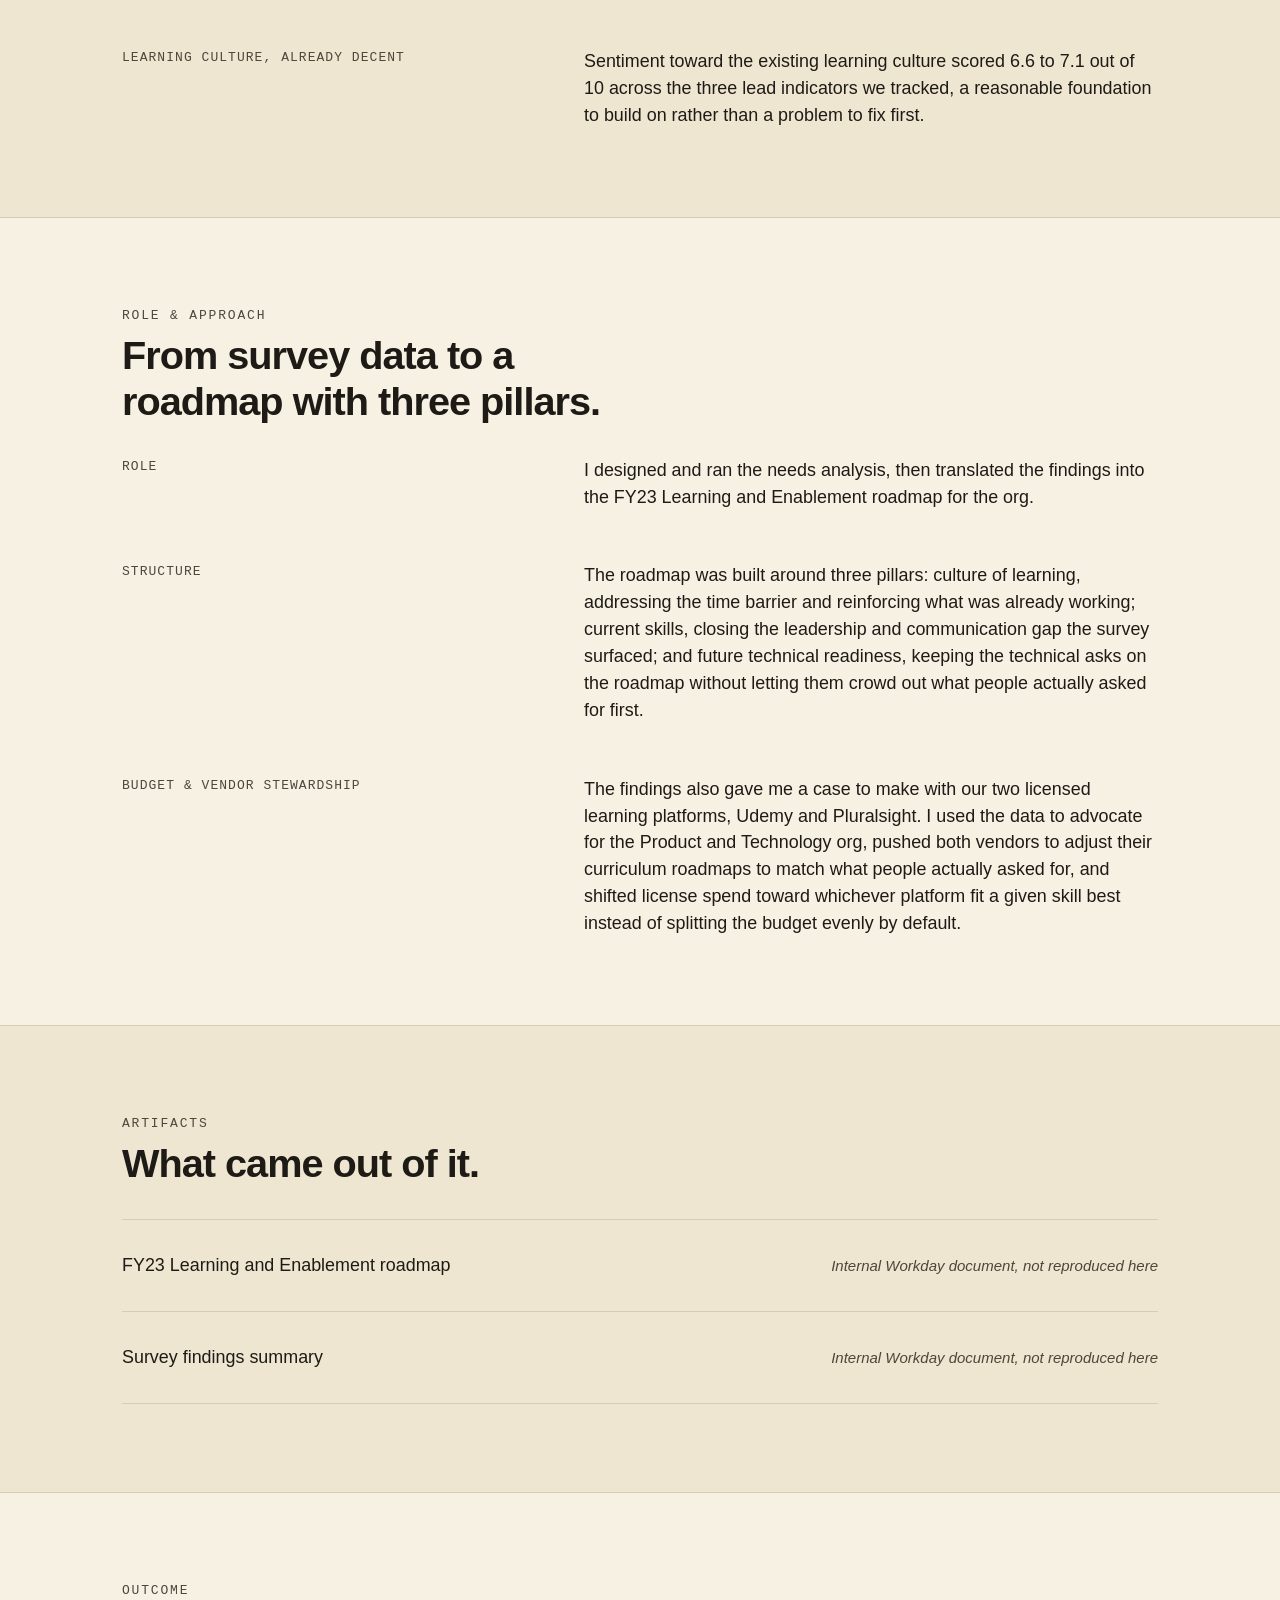
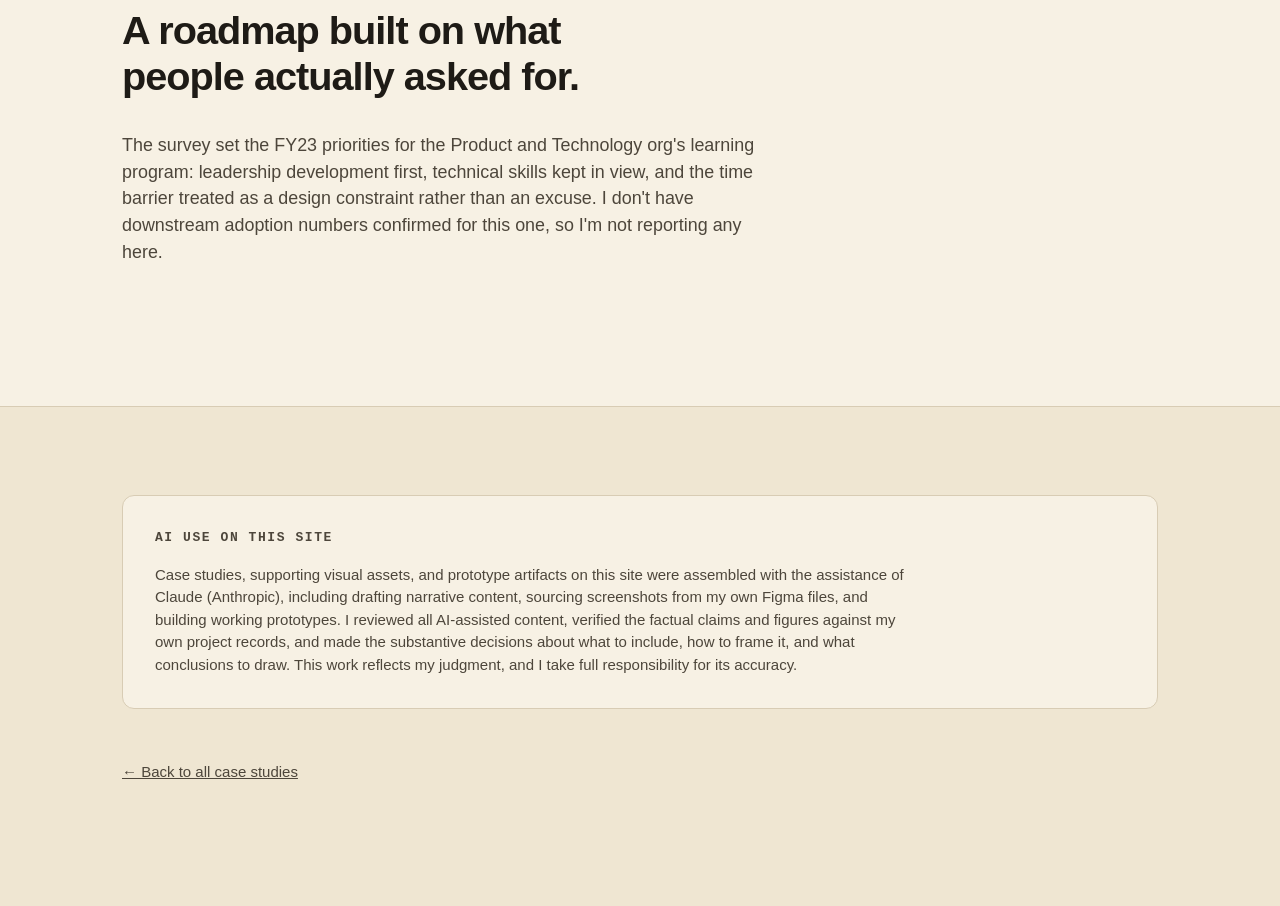
<file: case-studies/workday-learning-needs-survey.html>
<!doctype html>
<html lang="en">
<head>
  <meta charset="utf-8" />
  <meta name="viewport" content="width=device-width, initial-scale=1" />
  <title>Workday Learning Needs Survey, a case study by Tony Kim</title>
  <meta name="description" content="Case study: a 900+ respondent survey across 45+ job families that became Workday's FY23 Learning and Enablement roadmap." />
  <script async src="https://www.googletagmanager.com/gtag/js?id=G-R22E9YHFLX"></script>
  <script>
    window.dataLayer = window.dataLayer || [];
    function gtag(){dataLayer.push(arguments);}
    gtag('js', new Date());
    gtag('config', 'G-R22E9YHFLX');
  </script>
    <link rel="icon" href="../assets/favicon.svg?v=seal" type="image/svg+xml" />
  <link rel="icon" href="../assets/favicon-32.png?v=seal" sizes="32x32" type="image/png" />
  <link rel="apple-touch-icon" href="../assets/apple-touch-icon.png?v=seal" />
<meta name="theme-color" content="#efe6d2" />
<link rel="stylesheet" href="../styles.css?v=20261125-chaekgeori" />
</head>
<body>

  <nav class="site-nav">
    <div class="wrap">
      <a href="../index.html" class="site-nav__brand">Tony Kim</a>
      <ul class="site-nav__links">
        <li class="site-nav__item--dropdown">
          <button class="site-nav__dropdown-trigger" type="button" aria-expanded="false" aria-controls="case-studies-menu">Case Studies <span class="site-nav__dropdown-chevron" aria-hidden="true">&#9662;</span></button>
          <ul class="site-nav__dropdown" id="case-studies-menu" aria-label="Case studies">
            <li><a href="../index.html#case-studies">All case studies</a></li>
            <li><a href="workprint.html">Workprint</a></li>
            <li><a href="intuit-analytics-ai.html">Intuit Analytics AI Job Aid</a></li>
            <li><a href="experiences-services.html">Airbnb Experiences</a></li>
            <li><a href="5-star-hosting.html">5-Star Hosting</a></li>
            <li><a href="pricing.html">Pricing Your Place</a></li>
            <li><a href="workday-learning-needs-survey.html">Workday Learning Needs Survey</a></li>
            <li><a href="pandora-onboarding.html">Pandora Onboarding</a></li>
          </ul>
        </li>
        <li><a href="../resume.html">Resume</a></li>
        <li><a href="../index.html#contact">Contact</a></li>
      </ul>
    </div>
  </nav>

  <div class="wrap case-top-nav">
    <a href="../index.html#case-studies">&larr; All case studies</a>
  </div>

  <header class="hero">
    <div class="case-band" data-band="malachite" style="view-transition-name: case-band-workday-learning-needs-survey" aria-hidden="true"></div>
    <div class="wrap">
      <img src="../assets/logos/workday.svg" alt="Workday" style="view-transition-name: case-logo-workday-learning-needs-survey; height: 26px; width: auto; margin: 0 auto var(--space-md);" />
      <p class="hero__eyebrow">Case Study &middot; Research &middot; Workday</p>
      <h1 class="hero__headline" style="view-transition-name: case-title-workday-learning-needs-survey">A roadmap built on evidence, not assumptions.</h1>
      <p class="hero__sub">A 900+ respondent survey across 45+ job families became the roadmap that set Workday's Product and Technology learning priorities for FY23.</p>
    </div>
  </header>

  <section class="section-alt">
    <div class="wrap">
      <p class="section__eyebrow">The Problem</p>
      <h2 class="section__title">Guessing what people need to learn doesn't scale.</h2>
      <p class="section__lede">Workday's Product and Technology org spanned product managers, developers, and QA engineers, a wide enough range that assuming their learning needs would have been a guess. I ran a survey across 45+ job families instead, and got responses from 900+ people, over 10% of every organization in scope, enough to build a roadmap on evidence instead of instinct.</p>
    </div>
  </section>

  <section>
    <div class="wrap">
      <p class="section__eyebrow">What the Survey Found</p>
      <h2 class="section__title">Three signals nobody expected going in.</h2>
      <div class="detail-row reveal">
        <p class="detail-row__label">Leadership over technical</p>
        <p class="detail-row__body">Leadership and communication skills topped the list of requested training, ahead of technical asks like front-end development, AWS, and machine learning.</p>
      </div>
      <div class="detail-row reveal">
        <p class="detail-row__label">Time, not access</p>
        <p class="detail-row__body">Time was the dominant learning barrier, named by 57% of respondents. The gap wasn't a lack of content or tools, it was finding room for either.</p>
      </div>
      <div class="detail-row reveal">
        <p class="detail-row__label">Learning culture, already decent</p>
        <p class="detail-row__body">Sentiment toward the existing learning culture scored 6.6 to 7.1 out of 10 across the three lead indicators we tracked, a reasonable foundation to build on rather than a problem to fix first.</p>
      </div>
    </div>
  </section>

  <section class="section-alt">
    <div class="wrap">
      <p class="section__eyebrow">Role &amp; Approach</p>
      <h2 class="section__title">From survey data to a roadmap with three pillars.</h2>
      <div class="detail-row reveal">
        <p class="detail-row__label">Role</p>
        <p class="detail-row__body">I designed and ran the needs analysis, then translated the findings into the FY23 Learning and Enablement roadmap for the org.</p>
      </div>
      <div class="detail-row reveal">
        <p class="detail-row__label">Structure</p>
        <p class="detail-row__body">The roadmap was built around three pillars: culture of learning, addressing the time barrier and reinforcing what was already working; current skills, closing the leadership and communication gap the survey surfaced; and future technical readiness, keeping the technical asks on the roadmap without letting them crowd out what people actually asked for first.</p>
      </div>
      <div class="detail-row reveal">
        <p class="detail-row__label">Budget &amp; vendor stewardship</p>
        <p class="detail-row__body">The findings also gave me a case to make with our two licensed learning platforms, Udemy and Pluralsight. I used the data to advocate for the Product and Technology org, pushed both vendors to adjust their curriculum roadmaps to match what people actually asked for, and shifted license spend toward whichever platform fit a given skill best instead of splitting the budget evenly by default.</p>
      </div>
    </div>
  </section>

  <section>
    <div class="wrap">
      <p class="section__eyebrow">Artifacts</p>
      <h2 class="section__title">What came out of it.</h2>
      <ul class="link-list">
        <li>
          <span class="link-list__title">FY23 Learning and Enablement roadmap</span>
          <span class="link-list__meta pending">Internal Workday document, not reproduced here</span>
        </li>
        <li>
          <span class="link-list__title">Survey findings summary</span>
          <span class="link-list__meta pending">Internal Workday document, not reproduced here</span>
        </li>
      </ul>
    </div>
  </section>

  <section class="section-alt">
    <div class="wrap">
      <p class="section__eyebrow">Outcome</p>
      <h2 class="section__title">A roadmap built on what people actually asked for.</h2>
      <p class="section__lede">The survey set the FY23 priorities for the Product and Technology org's learning program: leadership development first, technical skills kept in view, and the time barrier treated as a design constraint rather than an excuse. I don't have downstream adoption numbers confirmed for this one, so I'm not reporting any here.</p>
    </div>
  </section>

  <footer class="site-footer">
    <div class="wrap">
      <div class="ai-use">
        <h3>AI use on this site</h3>
        <p>Case studies, supporting visual assets, and prototype artifacts on this site were assembled with the assistance of Claude (Anthropic), including drafting narrative content, sourcing screenshots from my own Figma files, and building working prototypes. I reviewed all AI-assisted content, verified the factual claims and figures against my own project records, and made the substantive decisions about what to include, how to frame it, and what conclusions to draw. This work reflects my judgment, and I take full responsibility for its accuracy.</p>
      </div>
      <p class="site-footer__meta"><a href="../index.html#case-studies">&larr; Back to all case studies</a></p>
    </div>
  </footer>

  <script src="../script.js?v=20261125-chaekgeori"></script>
</body>
</html>
</file>
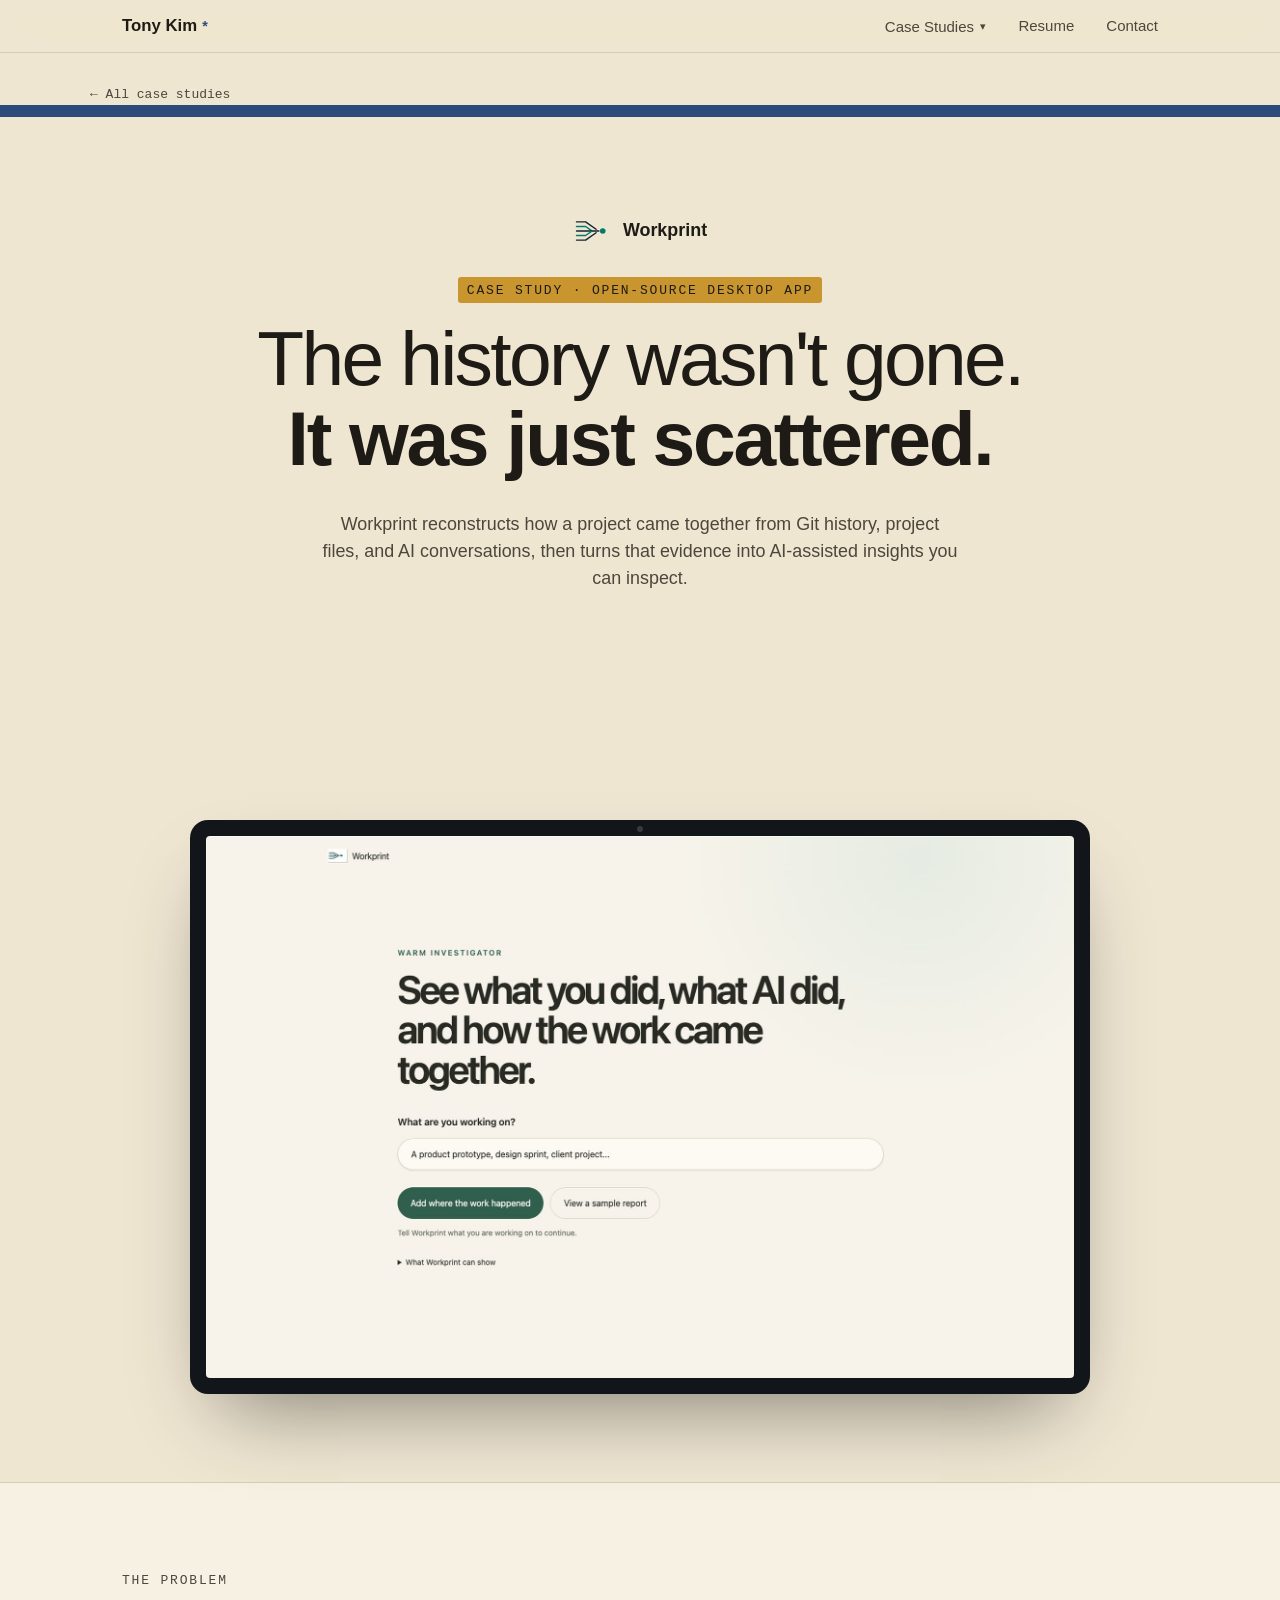
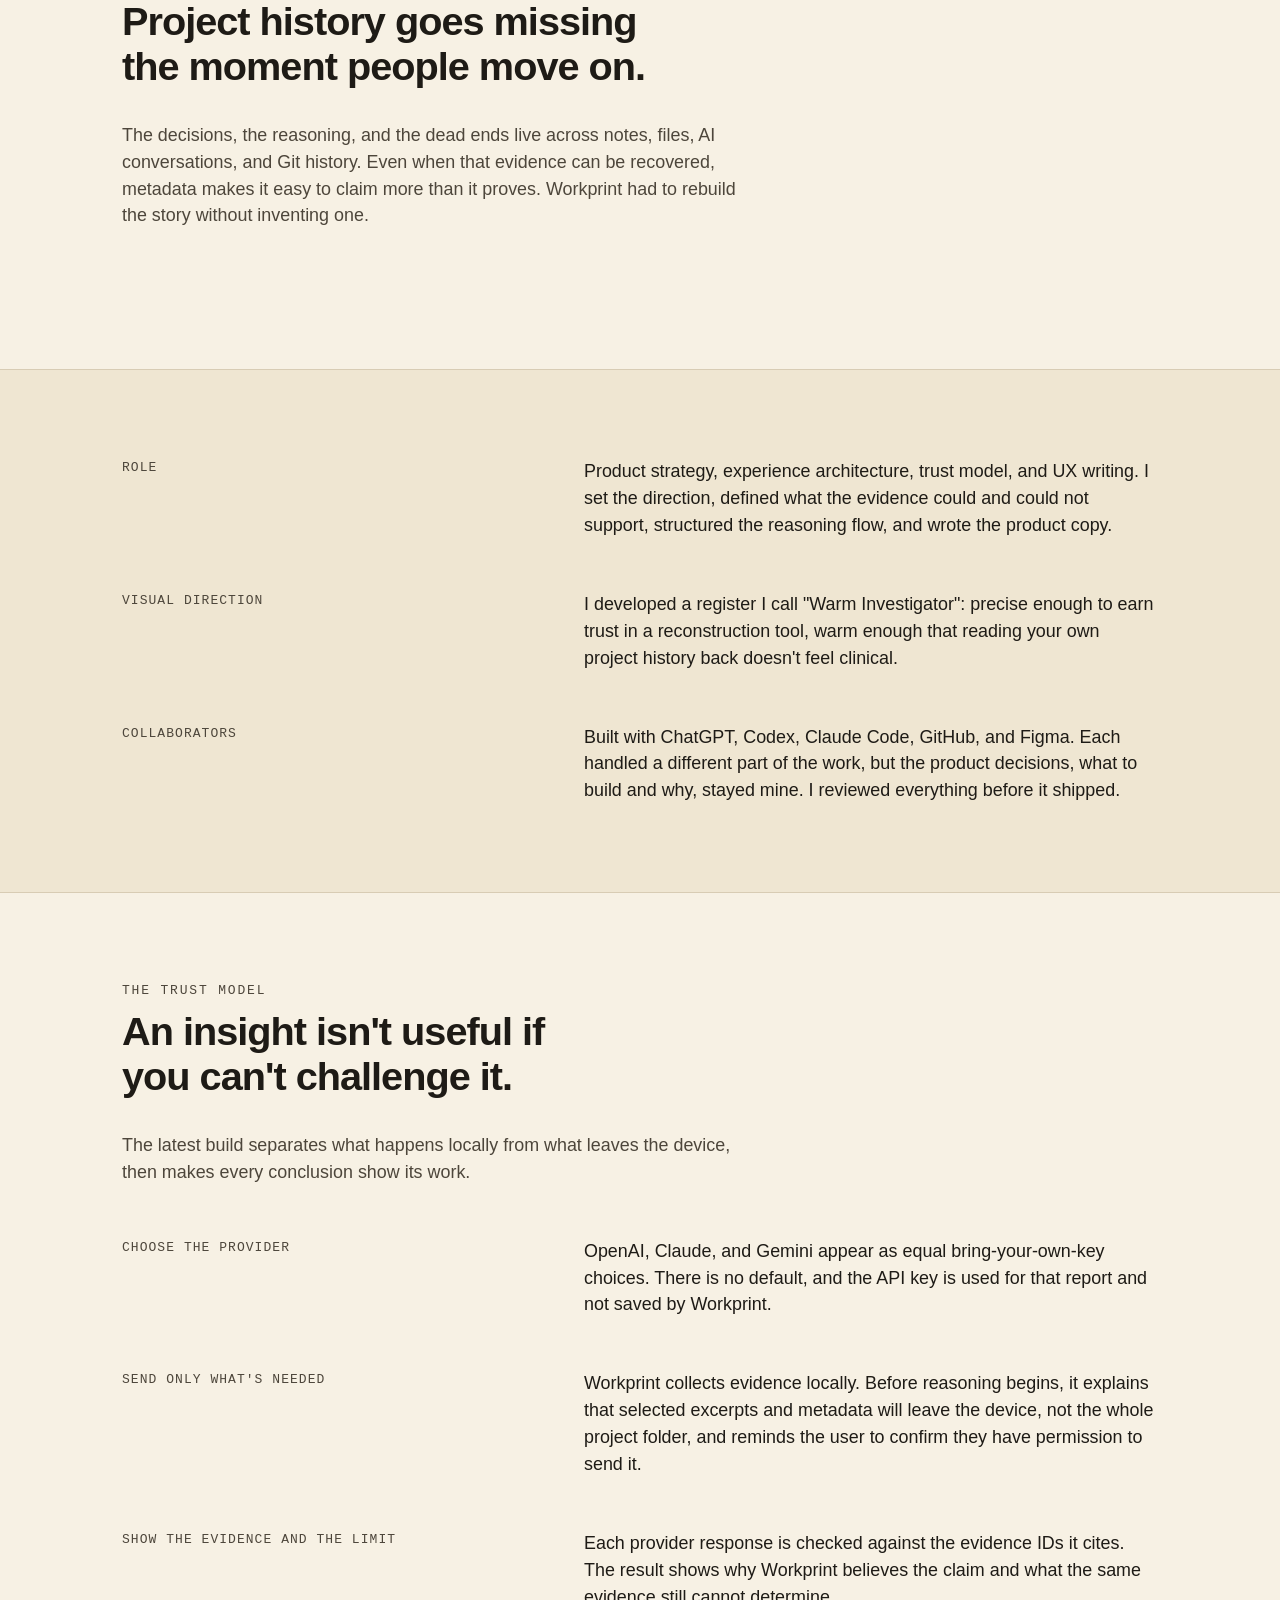
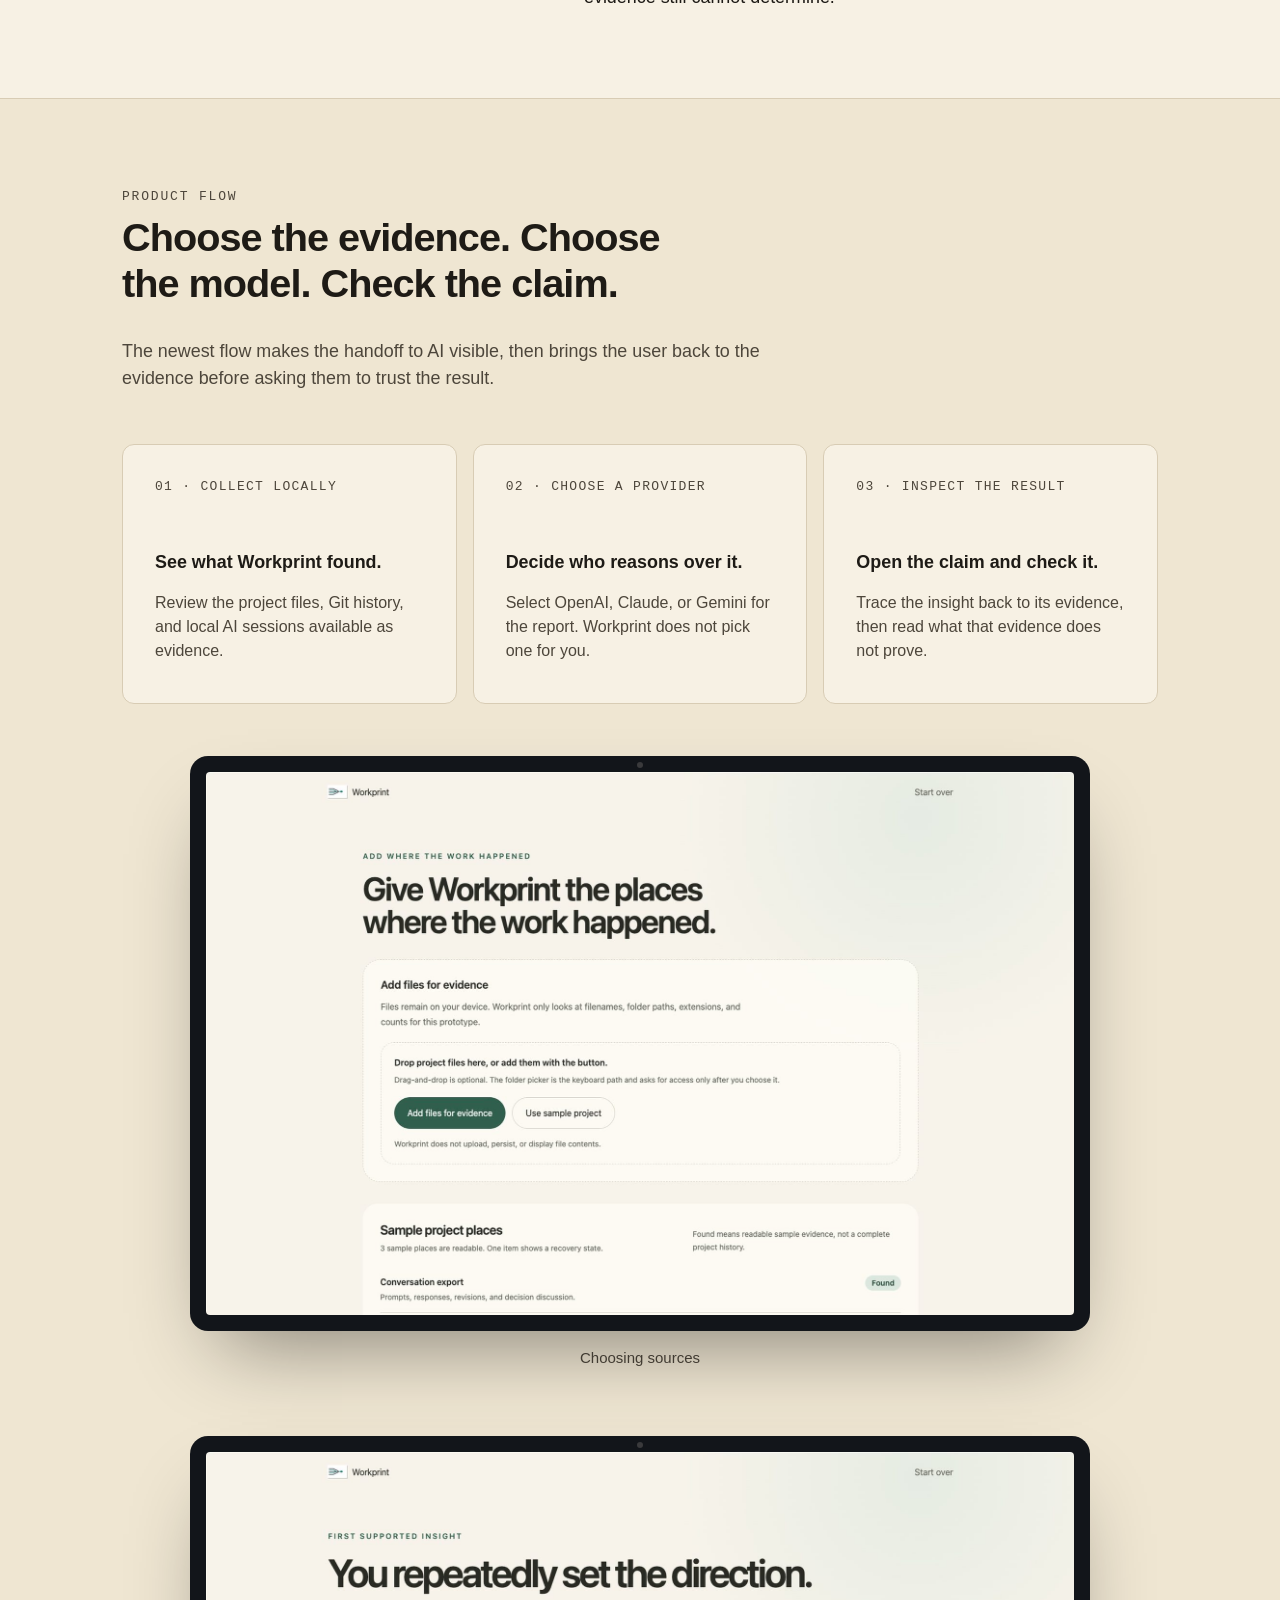
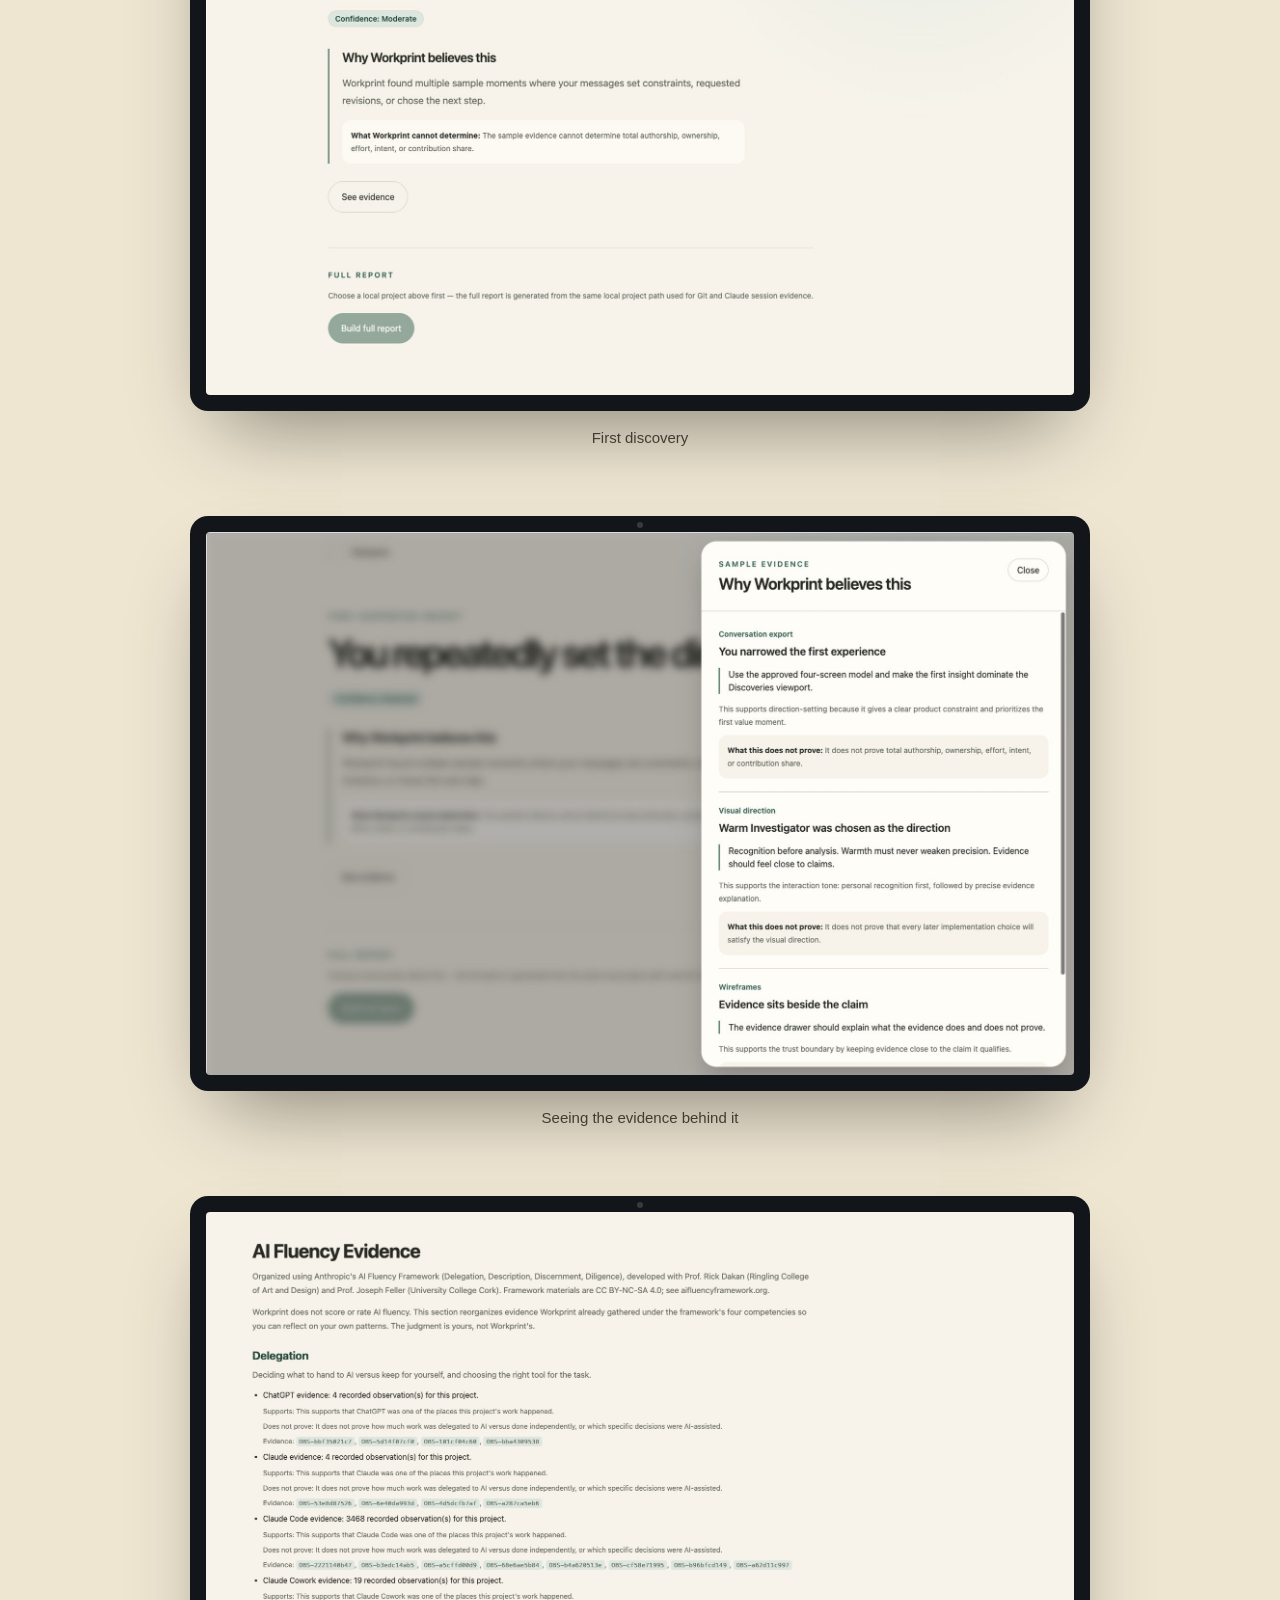
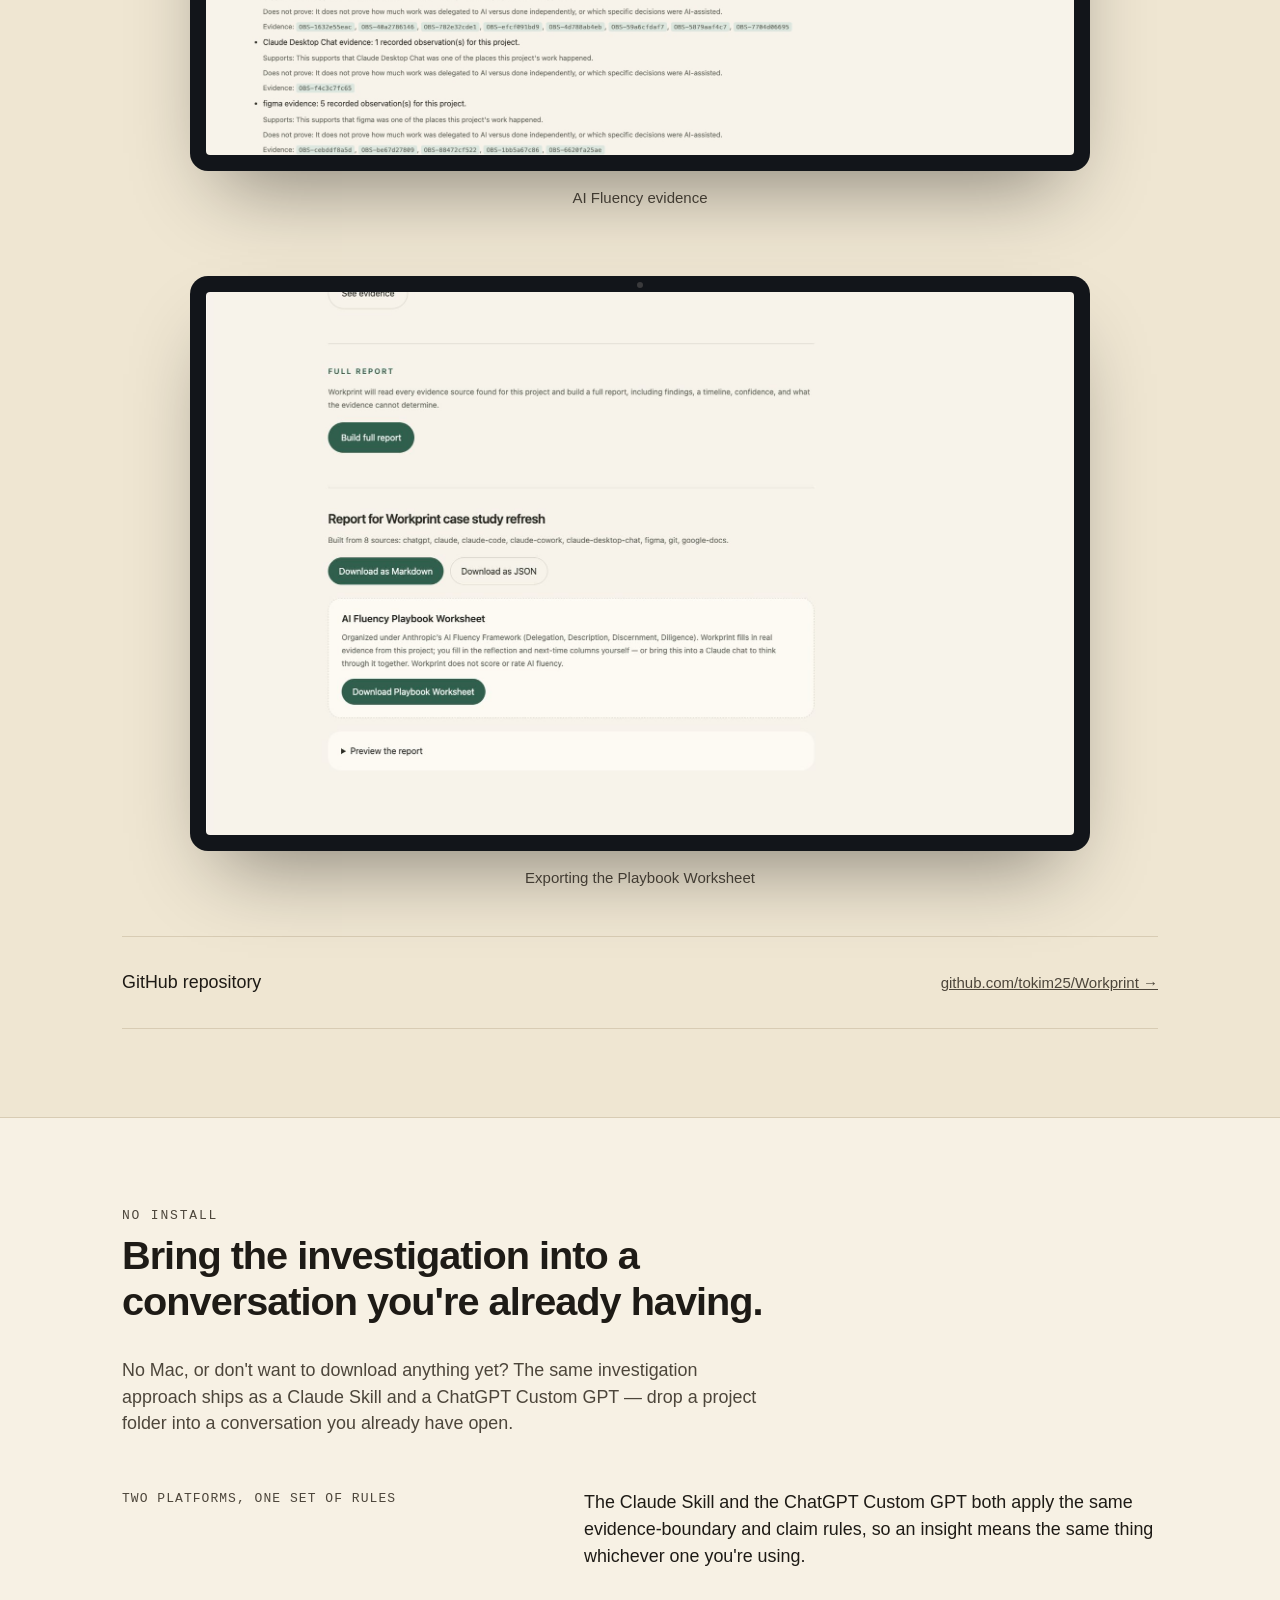
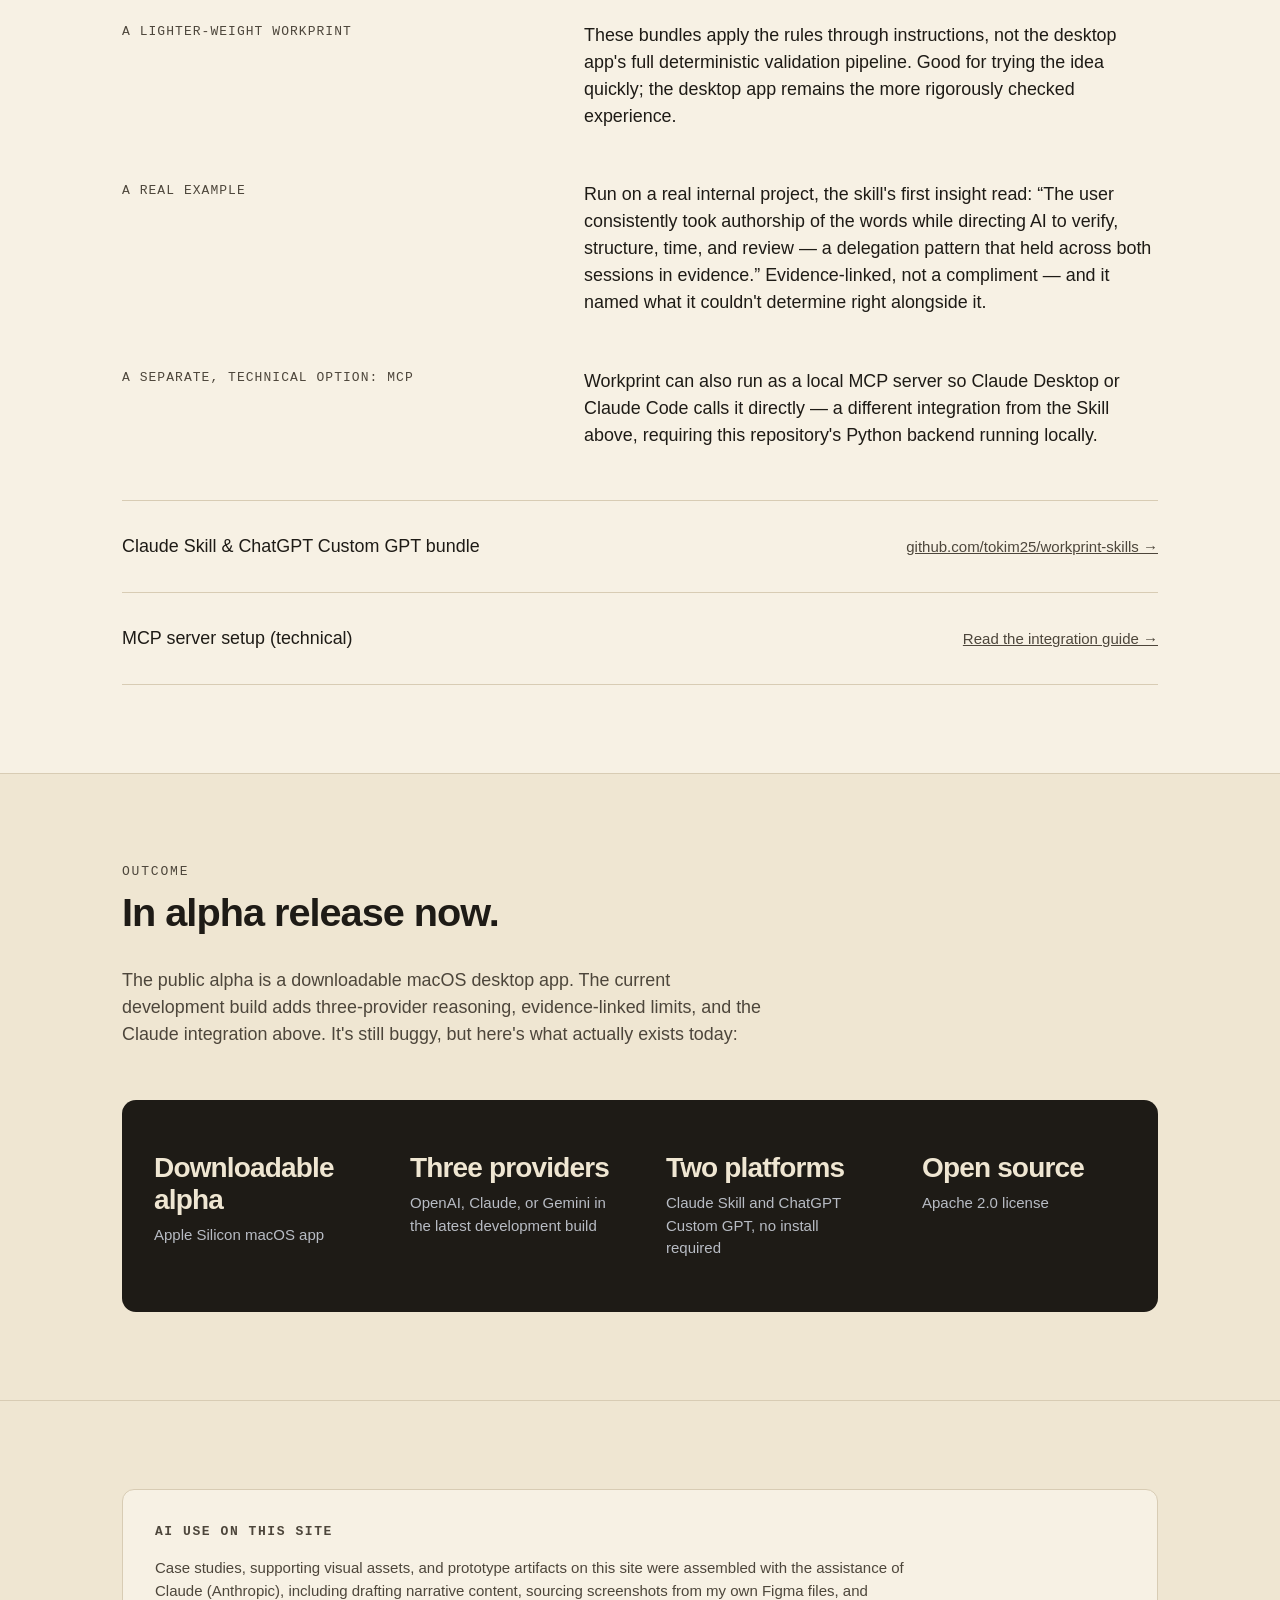
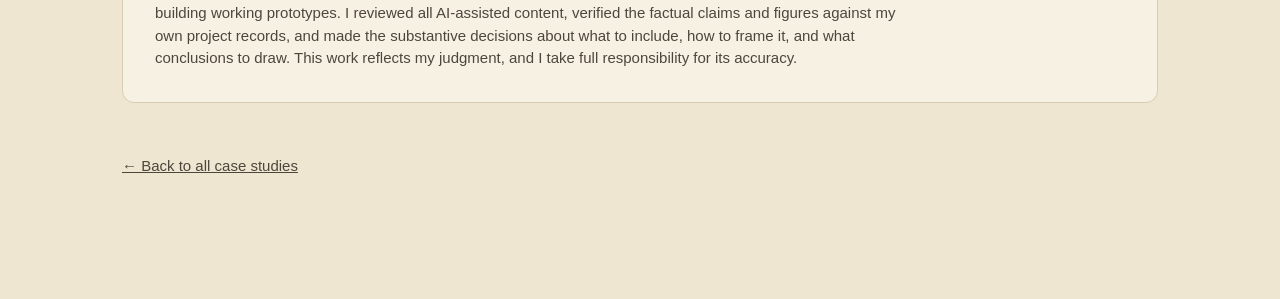
<file: case-studies/workprint.html>
<!doctype html>
<html lang="en">
<head>
  <meta charset="utf-8" />
  <meta name="viewport" content="width=device-width, initial-scale=1" />
  <title>Workprint, a case study by Tony Kim</title>
  <meta name="description" content="Case study: Workprint, an open-source desktop app that turns bounded project evidence into inspectable, AI-assisted insights." />
  <script async src="https://www.googletagmanager.com/gtag/js?id=G-R22E9YHFLX"></script>
  <script>
    window.dataLayer = window.dataLayer || [];
    function gtag(){dataLayer.push(arguments);}
    gtag('js', new Date());
    gtag('config', 'G-R22E9YHFLX');
  </script>
    <link rel="icon" href="../assets/favicon.svg?v=seal" type="image/svg+xml" />
  <link rel="icon" href="../assets/favicon-32.png?v=seal" sizes="32x32" type="image/png" />
  <link rel="apple-touch-icon" href="../assets/apple-touch-icon.png?v=seal" />
<meta name="theme-color" content="#efe6d2" />
<link rel="stylesheet" href="../styles.css?v=20261125-chaekgeori" />
</head>
<body>

  <nav class="site-nav">
    <div class="wrap">
      <a href="../index.html" class="site-nav__brand">Tony Kim</a>
      <ul class="site-nav__links">
        <li class="site-nav__item--dropdown">
          <button class="site-nav__dropdown-trigger" type="button" aria-expanded="false" aria-controls="case-studies-menu">Case Studies <span class="site-nav__dropdown-chevron" aria-hidden="true">&#9662;</span></button>
          <ul class="site-nav__dropdown" id="case-studies-menu" aria-label="Case studies">
            <li><a href="../index.html#case-studies">All case studies</a></li>
            <li><a href="workprint.html">Workprint</a></li>
            <li><a href="intuit-analytics-ai.html">Intuit Analytics AI Job Aid</a></li>
            <li><a href="experiences-services.html">Airbnb Experiences</a></li>
            <li><a href="5-star-hosting.html">5-Star Hosting</a></li>
            <li><a href="pricing.html">Pricing Your Place</a></li>
            <li><a href="workday-learning-needs-survey.html">Workday Learning Needs Survey</a></li>
            <li><a href="pandora-onboarding.html">Pandora Onboarding</a></li>
          </ul>
        </li>
        <li><a href="../resume.html">Resume</a></li>
        <li><a href="../index.html#contact">Contact</a></li>
      </ul>
    </div>
  </nav>

  <div class="wrap case-top-nav">
    <a href="../index.html#case-studies">&larr; All case studies</a>
  </div>

  <header class="hero">
    <div class="case-band" data-band="indigo" style="view-transition-name: case-band-workprint" aria-hidden="true"></div>
    <div class="wrap">
      <div class="hero__brand">
        <img style="view-transition-name: case-logo-workprint" src="../assets/logos/workprint.svg" alt="" class="hero__brand-logo" />
        <span>Workprint</span>
      </div>
      <p class="hero__eyebrow">Case Study &middot; Open-source Desktop App</p>
      <h1 class="hero__headline" style="view-transition-name: case-title-workprint">The history wasn't gone. It was just scattered.</h1>
      <p class="hero__sub">Workprint reconstructs how a project came together from Git history, project files, and AI conversations, then turns that evidence into AI-assisted insights you can inspect.</p>
    </div>
  </header>

  <section>
    <div class="wrap">
      <div class="device device--macbook">
        <div class="device__lid">
          <span class="device__camera" aria-hidden="true"></span>
          <div class="device__screen">
            <div class="device__scroll">
              <img src="../assets/images/workprint-01-hero.jpg" alt="Workprint landing screen: 'See what you did, what AI did, and how the work came together.'" class="device__image" loading="lazy" />
            </div>
          </div>
        </div>
      </div>
    </div>
  </section>

  <section class="section-alt">
    <div class="wrap">
      <p class="section__eyebrow">The Problem</p>
      <h2 class="section__title">Project history goes missing the moment people move on.</h2>
      <p class="section__lede">The decisions, the reasoning, and the dead ends live across notes, files, AI conversations, and Git history. Even when that evidence can be recovered, metadata makes it easy to claim more than it proves. Workprint had to rebuild the story without inventing one.</p>
    </div>
  </section>

  <section>
    <div class="wrap">
      <div class="detail-row reveal">
        <p class="detail-row__label">Role</p>
        <p class="detail-row__body">Product strategy, experience architecture, trust model, and UX writing. I set the direction, defined what the evidence could and could not support, structured the reasoning flow, and wrote the product copy.</p>
      </div>
      <div class="detail-row reveal">
        <p class="detail-row__label">Visual Direction</p>
        <p class="detail-row__body">I developed a register I call "Warm Investigator": precise enough to earn trust in a reconstruction tool, warm enough that reading your own project history back doesn't feel clinical.</p>
      </div>
      <div class="detail-row reveal">
        <p class="detail-row__label">Collaborators</p>
        <p class="detail-row__body">Built with ChatGPT, Codex, Claude Code, GitHub, and Figma. Each handled a different part of the work, but the product decisions, what to build and why, stayed mine. I reviewed everything before it shipped.</p>
      </div>
    </div>
  </section>

  <section class="section-alt">
    <div class="wrap">
      <p class="section__eyebrow">The Trust Model</p>
      <h2 class="section__title">An insight isn't useful if you can't challenge it.</h2>
      <p class="section__lede">The latest build separates what happens locally from what leaves the device, then makes every conclusion show its work.</p>
      <div class="detail-row reveal">
        <p class="detail-row__label">Choose the provider</p>
        <p class="detail-row__body">OpenAI, Claude, and Gemini appear as equal bring-your-own-key choices. There is no default, and the API key is used for that report and not saved by Workprint.</p>
      </div>
      <div class="detail-row reveal">
        <p class="detail-row__label">Send only what's needed</p>
        <p class="detail-row__body">Workprint collects evidence locally. Before reasoning begins, it explains that selected excerpts and metadata will leave the device, not the whole project folder, and reminds the user to confirm they have permission to send it.</p>
      </div>
      <div class="detail-row reveal">
        <p class="detail-row__label">Show the evidence and the limit</p>
        <p class="detail-row__body">Each provider response is checked against the evidence IDs it cites. The result shows why Workprint believes the claim and what the same evidence still cannot determine.</p>
      </div>
    </div>
  </section>

  <section>
    <div class="wrap">
      <p class="section__eyebrow">Product Flow</p>
      <h2 class="section__title">Choose the evidence. Choose the model. Check the claim.</h2>
      <p class="section__lede">The newest flow makes the handoff to AI visible, then brings the user back to the evidence before asking them to trust the result.</p>
      <ol class="workprint-flow" aria-label="Workprint reasoning flow">
        <li class="workprint-flow__item reveal">
          <p class="workprint-flow__step">01 &middot; Collect locally</p>
          <h3>See what Workprint found.</h3>
          <p>Review the project files, Git history, and local AI sessions available as evidence.</p>
        </li>
        <li class="workprint-flow__item reveal">
          <p class="workprint-flow__step">02 &middot; Choose a provider</p>
          <h3>Decide who reasons over it.</h3>
          <p>Select OpenAI, Claude, or Gemini for the report. Workprint does not pick one for you.</p>
        </li>
        <li class="workprint-flow__item reveal">
          <p class="workprint-flow__step">03 &middot; Inspect the result</p>
          <h3>Open the claim and check it.</h3>
          <p>Trace the insight back to its evidence, then read what that evidence does not prove.</p>
        </li>
      </ol>
      <div class="device-stack">
        <div class="device device--macbook">
          <div class="device__lid">
            <span class="device__camera" aria-hidden="true"></span>
            <div class="device__screen">
              <div class="device__scroll">
                <img src="../assets/images/workprint-02-sources.jpg" alt="Workprint's source screen: sample project places including conversation export, project files, and repository history, each marked found, limited, or not available." class="device__image" loading="lazy" />
              </div>
            </div>
          </div>
          <p class="device-caption device-caption--plain">Choosing sources</p>
        </div>
        <div class="device device--macbook">
          <div class="device__lid">
            <span class="device__camera" aria-hidden="true"></span>
            <div class="device__screen">
              <div class="device__scroll">
                <img src="../assets/images/workprint-04-discovery.jpg" alt="Workprint's first discovery screen: 'You repeatedly set the direction,' with a moderate confidence badge, supporting evidence, and stated limits." class="device__image" loading="lazy" />
              </div>
            </div>
          </div>
          <p class="device-caption device-caption--plain">First discovery</p>
        </div>
        <div class="device device--macbook">
          <div class="device__lid">
            <span class="device__camera" aria-hidden="true"></span>
            <div class="device__screen">
              <div class="device__scroll">
                <img src="../assets/images/workprint-03-investigating.jpg" alt="Workprint's evidence drawer, 'Why Workprint believes this,' showing the specific evidence behind an insight and what it does not prove." class="device__image" loading="lazy" />
              </div>
            </div>
          </div>
          <p class="device-caption device-caption--plain">Seeing the evidence behind it</p>
        </div>
        <div class="device device--macbook">
          <div class="device__lid">
            <span class="device__camera" aria-hidden="true"></span>
            <div class="device__screen">
              <div class="device__scroll">
                <img src="../assets/images/workprint-05-ai-fluency-evidence.jpg" alt="Workprint's AI Fluency Evidence report section, organized under Anthropic's AI Fluency Framework (Delegation, Description, Discernment, Diligence), showing real evidence by competency with what it does and does not prove." class="device__image" loading="lazy" />
              </div>
            </div>
          </div>
          <p class="device-caption device-caption--plain">AI Fluency evidence</p>
        </div>
        <div class="device device--macbook">
          <div class="device__lid">
            <span class="device__camera" aria-hidden="true"></span>
            <div class="device__screen">
              <div class="device__scroll">
                <img src="../assets/images/workprint-06-playbook-worksheet.jpg" alt="Workprint's generated report, built from eight evidence sources, with a downloadable AI Fluency Playbook Worksheet." class="device__image" loading="lazy" />
              </div>
            </div>
          </div>
          <p class="device-caption device-caption--plain">Exporting the Playbook Worksheet</p>
        </div>
      </div>
      <ul class="link-list" style="margin-top: var(--space-md);">
        <li>
          <span class="link-list__title">GitHub repository</span>
          <a href="https://github.com/tokim25/Workprint" class="link-list__meta">github.com/tokim25/Workprint &rarr;</a>
        </li>
      </ul>
    </div>
  </section>

  <section class="section-alt">
    <div class="wrap">
      <p class="section__eyebrow">No Install</p>
      <h2 class="section__title">Bring the investigation into a conversation you're already having.</h2>
      <p class="section__lede">No Mac, or don't want to download anything yet? The same investigation approach ships as a Claude Skill and a ChatGPT Custom GPT — drop a project folder into a conversation you already have open.</p>
      <div class="detail-row reveal">
        <p class="detail-row__label">Two platforms, one set of rules</p>
        <p class="detail-row__body">The Claude Skill and the ChatGPT Custom GPT both apply the same evidence-boundary and claim rules, so an insight means the same thing whichever one you're using.</p>
      </div>
      <div class="detail-row reveal">
        <p class="detail-row__label">A lighter-weight Workprint</p>
        <p class="detail-row__body">These bundles apply the rules through instructions, not the desktop app's full deterministic validation pipeline. Good for trying the idea quickly; the desktop app remains the more rigorously checked experience.</p>
      </div>
      <div class="detail-row reveal">
        <p class="detail-row__label">A real example</p>
        <p class="detail-row__body">Run on a real internal project, the skill's first insight read: &ldquo;The user consistently took authorship of the words while directing AI to verify, structure, time, and review &mdash; a delegation pattern that held across both sessions in evidence.&rdquo; Evidence-linked, not a compliment &mdash; and it named what it couldn't determine right alongside it.</p>
      </div>
      <div class="detail-row reveal">
        <p class="detail-row__label">A separate, technical option: MCP</p>
        <p class="detail-row__body">Workprint can also run as a local MCP server so Claude Desktop or Claude Code calls it directly — a different integration from the Skill above, requiring this repository's Python backend running locally.</p>
      </div>
      <ul class="link-list" style="margin-top: var(--space-lg);">
        <li>
          <span class="link-list__title">Claude Skill &amp; ChatGPT Custom GPT bundle</span>
          <a href="https://github.com/tokim25/workprint-skills" class="link-list__meta">github.com/tokim25/workprint-skills &rarr;</a>
        </li>
        <li>
          <span class="link-list__title">MCP server setup (technical)</span>
          <a href="https://github.com/tokim25/Workprint/blob/main/docs/mcp-server.md" class="link-list__meta">Read the integration guide &rarr;</a>
        </li>
      </ul>
    </div>
  </section>

  <section>
    <div class="wrap">
      <p class="section__eyebrow">Outcome</p>
      <h2 class="section__title">In alpha release now.</h2>
      <p class="section__lede">The public alpha is a downloadable macOS desktop app. The current development build adds three-provider reasoning, evidence-linked limits, and the Claude integration above. It's still buggy, but here's what actually exists today:</p>
      <div class="trust-strip">
        <div class="trust-item reveal">
          <p class="trust-item__stat">Downloadable alpha</p>
          <p class="trust-item__label">Apple Silicon macOS app</p>
        </div>
        <div class="trust-item reveal">
          <p class="trust-item__stat">Three providers</p>
          <p class="trust-item__label">OpenAI, Claude, or Gemini in the latest development build</p>
        </div>
        <div class="trust-item reveal">
          <p class="trust-item__stat">Two platforms</p>
          <p class="trust-item__label">Claude Skill and ChatGPT Custom GPT, no install required</p>
        </div>
        <div class="trust-item reveal">
          <p class="trust-item__stat">Open source</p>
          <p class="trust-item__label">Apache 2.0 license</p>
        </div>
      </div>
    </div>
  </section>

  <footer class="site-footer">
    <div class="wrap">
      <div class="ai-use">
        <h3>AI use on this site</h3>
        <p>Case studies, supporting visual assets, and prototype artifacts on this site were assembled with the assistance of Claude (Anthropic), including drafting narrative content, sourcing screenshots from my own Figma files, and building working prototypes. I reviewed all AI-assisted content, verified the factual claims and figures against my own project records, and made the substantive decisions about what to include, how to frame it, and what conclusions to draw. This work reflects my judgment, and I take full responsibility for its accuracy.</p>
      </div>
      <p class="site-footer__meta"><a href="../index.html#case-studies">&larr; Back to all case studies</a></p>
    </div>
  </footer>

  <script src="../script.js?v=20261125-chaekgeori"></script>
</body>
</html>
</file>
<file: styles.css>
/* ==========================================================================
   Tony Kim — Portfolio
   Shared visual system: 책거리 Chaekgeori and 색동 Saekdong

   A homage to Korean folk painting. Chaekgeori screens show what a scholar
   has learned, arranged in the compartments of a painted cabinet: here that
   cabinet holds the case studies. Saekdong stripes were sewn onto a child's
   sleeve as a wish for a long, good life: here they mark the six stages of
   the career, stripe by stripe.

   Type is SF Pro through the system stack (Apple's license doesn't allow
   hosting it): thin connecting words, heavy key words. Mineral pigments on
   hanji-toned paper. Colour has two jobs only: stage (the sleeve) and
   discipline (the compartment bands). Indigo is "act here / you are here".
   Ochre is a fill behind ink, never text.
   ========================================================================== */


:root {
  /* Mineral pigments on hanji-toned paper (contrast on hanji in brackets) */
  --color-bg: #efe6d2;           /* hanji */
  --color-bg-alt: #f7f1e4;       /* paper: compartments, cards */
  --color-bg-sunk: #e6dcc5;
  --color-ink: #1e1b16;          /* 13.8:1 */
  --color-ink-soft: #4d463b;     /* 7.5:1 */
  --color-line: #d8ccb4;         /* dividers only */
  --color-line-strong: #847a68;  /* clickable edges: 3.4:1 (WCAG 1.4.11) */
  --color-accent: #2c4a7a;       /* indigo: act here / you are here, 7.2:1 */
  --color-accent-ink: #ffffff;   /* on indigo: 8.9:1 */
  --color-accent-strong: #1f3558;
  --color-accent-wash: #e1e6ef;
  --color-accent-on-ink: #a9bde0; /* links on the ink band: 9.0:1 */
  --color-signal: #c8952e;       /* ochre: a fill behind ink only (6.4:1) */
  --color-cinnabar: #a8331f;     /* emphasis and seals: 5.4:1 */
  --color-wood: #5b3a24;         /* the cabinet */
  --color-danger: #a8331f;

  /* 색동 stage stripes (fills), with text-safe shades where the pigment
     is too light to read as text (4.75:1 or better on hanji and paper) */
  --stage-1: #c8952e; --stage-1-text: #7f5f1d; /* Facilitator: ochre */
  --stage-2: #a8331f; --stage-2-text: #a8331f; /* Training Specialist: cinnabar */
  --stage-3: #3f7f5f; --stage-3-text: #376f53; /* Instructional Designer: malachite */
  --stage-4: #b23a5e; --stage-4-text: #b23a5e; /* People Manager: yeonji rouge */
  --stage-5: #2c4a7a; --stage-5-text: #2c4a7a; /* Education Strategist: indigo */
  --stage-6: #1e1b16; --stage-6-text: #1e1b16; /* Learning Architect: ink */

  /* Compartment bands, by discipline */
  --band-indigo: #2c4a7a;
  --band-ochre: #c8952e;
  --band-cinnabar: #a8331f;
  --band-malachite: #3f7f5f;
  --band-yeonji: #b23a5e;

  --fs-label: 0.8125rem; /* one size for every label */

  /* SF Pro on Apple devices; Segoe UI / Roboto elsewhere. Nothing to download. */
  --font-display: -apple-system, BlinkMacSystemFont, "SF Pro Display", "Segoe UI", Roboto, "Helvetica Neue", Arial, sans-serif;
  --font-sans: -apple-system, BlinkMacSystemFont, "SF Pro Text", "Segoe UI", Roboto, "Helvetica Neue", Arial, sans-serif;
  --font-mono: ui-monospace, "SF Mono", Menlo, Consolas, monospace;
  --font-hangul: "Apple SD Gothic Neo", "Noto Sans KR", "Malgun Gothic", sans-serif;
  --size-hero: clamp(2.25rem, 4.6vw, 3.5rem);
  --size-h1: clamp(1.75rem, 3.1vw, 2.5rem);
  --size-h2: clamp(1.375rem, 2.2vw, 1.75rem);
  --size-body-lg: clamp(1.0625rem, 1.4vw, 1.25rem);
  --size-body: 1.0625rem;
  --size-small: 0.9375rem;

  /* Motion: four durations, three curves.
     tick   = hover, press, chips       (feedback, under 160ms)
     move   = dims, notes, badges       (state changes)
     travel = re-sorts, page morphs     (things changing place)
     story  = entrances and the hero only
     Rules: motion explains a change in structure, never decorates; exits
     run faster than entrances; nothing loops; content is never hidden
     waiting on an animation; reduced motion keeps the state, drops the move. */
  --dur-tick: 120ms;
  --dur-move: 240ms;
  --dur-travel: 420ms;
  --dur-story: 600ms;
  --ease-out: cubic-bezier(0.16, 1, 0.3, 1);
  --ease-move: cubic-bezier(0.65, 0, 0.35, 1);
  --ease-snap: cubic-bezier(0.34, 1.4, 0.64, 1);

  /* Rhythm */
  --space-xs: 0.5rem;
  --space-sm: 1rem;
  --space-md: 2rem;
  --space-lg: 3.25rem;
  --space-xl: 5.5rem;
  --space-2xl: 7rem;

  --max-width: 1100px;
  --max-width-text: 640px;
}

* {
  box-sizing: border-box;
}

html {
  scroll-behavior: smooth;
}

@media (prefers-reduced-motion: reduce) {
  html {
    scroll-behavior: auto;
  }
}

body {
  margin: 0;
  font-family: var(--font-sans);
  color: var(--color-ink);
  background: var(--color-bg);
  line-height: 1.5;
  -webkit-font-smoothing: antialiased;
}

a {
  color: inherit;
}

:focus-visible {
  outline: 2px solid var(--color-accent);
  outline-offset: 2px;
}

section[id] {
  scroll-margin-top: 4rem;
}

img {
  max-width: 100%;
  display: block;
}

.wrap {
  max-width: var(--max-width);
  margin: 0 auto;
  padding: 0 var(--space-md);
}

/* ---- Nav ---- */

.site-nav {
  position: sticky;
  top: 0;
  z-index: 10;
  background: rgba(239, 230, 210, 0.9);
  backdrop-filter: saturate(180%) blur(14px);
  border-bottom: 1px solid var(--color-line);
}

.site-nav .wrap {
  display: flex;
  align-items: center;
  justify-content: space-between;
  height: 52px;
}

.site-nav__brand {
  font-family: var(--font-display);
  font-weight: 600;
  font-size: 1.05rem;
  text-decoration: none;
  letter-spacing: 0;
  display: inline-flex;
  align-items: baseline;
  gap: 0.3em;
}

.site-nav__brand::after {
  content: "*";
  color: var(--color-accent);
  font-size: 0.85em;
}

.site-nav__links {
  display: flex;
  align-items: stretch;
  gap: var(--space-md);
  height: 100%;
  list-style: none;
  margin: 0;
  padding: 0;
}

.site-nav__links > li {
  display: flex;
  align-items: center;
}

.site-nav__links a,
.site-nav__dropdown-trigger {
  font-size: var(--size-small);
  text-decoration: none;
  color: var(--color-ink-soft);
  transition: color var(--dur-tick) var(--ease-out);
}

.site-nav__links a:hover,
.site-nav__dropdown-trigger:hover {
  color: var(--color-ink);
}

.site-nav__item--dropdown {
  position: relative;
}

.site-nav__dropdown-trigger {
  display: inline-flex;
  align-items: center;
  gap: 0.4rem;
  border: 0;
  padding: 0;
  background: none;
  font-family: inherit;
  cursor: pointer;
}

.site-nav__dropdown-chevron {
  font-size: 0.7em;
  line-height: 1;
  transition: transform var(--dur-tick) var(--ease-out);
}

.site-nav__dropdown {
  position: absolute;
  top: calc(100% - 1px);
  right: 0;
  width: min(280px, calc(100vw - 2rem));
  margin: 0;
  padding: var(--space-xs);
  list-style: none;
  background: var(--color-bg-alt);
  border: 1px solid var(--color-line);
  border-radius: 10px;
  box-shadow: 0 18px 45px rgba(18, 21, 26, 0.12);
  opacity: 0;
  visibility: hidden;
  transform: translateY(-6px);
  transition: opacity var(--dur-tick) var(--ease-out), transform var(--dur-tick) var(--ease-out), visibility var(--dur-tick);
}

.site-nav__dropdown a {
  display: block;
  padding: 0.65rem 0.75rem;
  border-radius: 9px;
  color: var(--color-ink);
  line-height: 1.25;
}

.site-nav__dropdown a:hover,
.site-nav__dropdown a:focus-visible {
  background: var(--color-accent-wash);
}

.site-nav__item--dropdown:hover .site-nav__dropdown,
.site-nav__item--dropdown[data-open="true"] .site-nav__dropdown {
  opacity: 1;
  visibility: visible;
  transform: translateY(0);
}

.site-nav__item--dropdown:hover .site-nav__dropdown-chevron,
.site-nav__item--dropdown[data-open="true"] .site-nav__dropdown-chevron {
  transform: rotate(180deg);
}

@media (max-width: 600px) {
  .site-nav__links {
    gap: var(--space-sm);
  }

  .site-nav__links a[data-fit-link] {
    display: none;
  }

  .site-nav__links a,
  .site-nav__dropdown-trigger {
    font-size: 0.875rem;
  }

  .site-nav__brand {
    margin-right: var(--space-xs);
  }

  .design-toggle {
    right: 0.75rem;
    bottom: 0.75rem;
    padding: 0.45rem 0.8rem;
    font-size: 0.75rem;
  }

  .site-nav__brand {
    white-space: nowrap;
  }

  .site-nav__dropdown-trigger {
    white-space: nowrap;
  }

  .site-nav__dropdown {
    position: fixed;
    top: 51px;
    right: var(--space-sm);
    left: var(--space-sm);
    width: auto;
    max-height: calc(100vh - 67px);
    overflow-y: auto;
  }
}

/* ---- Hero ---- */

.hero {
  padding: var(--space-2xl) 0 var(--space-xl);
  text-align: center;
}

.hero__photo {
  width: 176px;
  height: 176px;
  border-radius: 12px;
  object-fit: cover;
  margin: 0 auto var(--space-md);
  border: 1px solid var(--color-line);
}

.hero__brand {
  display: flex;
  align-items: center;
  justify-content: center;
  gap: var(--space-xs);
  margin: 0 0 var(--space-md);
  font-weight: 600;
  font-size: var(--size-body-lg);
  color: var(--color-ink);
}

.hero__brand-logo {
  height: 28px;
  width: auto;
}

.hero__eyebrow {
  font-family: var(--font-mono);
  font-size: var(--fs-label);
  display: inline-block;
  padding: 0.2rem 0.55rem;
  background: var(--color-signal);
  color: var(--color-ink);
  border-radius: 3px;
  font-weight: 500;
  text-transform: uppercase;
  letter-spacing: 0.14em;
  margin: 0 0 var(--space-sm);
}

.hero__headline {
  font-family: var(--font-display);
  font-size: var(--size-hero);
  font-weight: 800;
  font-stretch: 112%;
  letter-spacing: -0.01em;
  line-height: 1.08;
  margin: 0 auto var(--space-md);
  max-width: 780px;
  text-wrap: balance;
}

.hero__headline--pandora {
  font-size: clamp(2.25rem, 5.25vw, 4.5rem);
  /* Its phrases are forced onto one line each, so the wide setting overflows. */
  font-stretch: 100%;
}

@media (min-width: 760px) {
  .hero__headline--pandora .hero__headline-nowrap {
    white-space: nowrap;
  }
}

.hero__sub {
  font-size: var(--size-body-lg);
  color: var(--color-ink-soft);
  max-width: var(--max-width-text);
  margin: 0 auto var(--space-lg);
}

.hero__cta {
  display: inline-flex;
  flex-wrap: wrap;
  justify-content: center;
  column-gap: var(--space-md);
}

.hero__prompt {
  font-size: var(--size-body);
  font-weight: 600;
  color: var(--color-accent);
  margin: 0 auto var(--space-lg);
}

/* ---- Buttons / links ---- */

.btn {
  display: inline-block;
  padding: 0.7rem 1.5rem;
  border-radius: 8px;
  font-size: var(--size-body);
  text-decoration: none;
  transition: opacity var(--dur-tick) var(--ease-out), background var(--dur-tick) var(--ease-out);
}

.btn--primary {
  background: var(--color-accent);
  color: var(--color-accent-ink);
}

.btn--primary:hover {
  background: var(--color-accent-strong);
}

.btn--text {
  color: var(--color-accent);
  padding: 0.7rem 0;
}

.btn--text::after {
  content: " \2192";
}

/* ---- Sections ---- */

section {
  padding: var(--space-xl) 0;
}

section + section {
  border-top: 1px solid var(--color-line);
}

.section-alt {
  background: var(--color-bg-alt);
}

.section__eyebrow {
  font-family: var(--font-mono);
  font-size: var(--fs-label);
  color: var(--color-ink-soft);
  font-weight: 500;
  text-transform: uppercase;
  letter-spacing: 0.14em;
  margin: 0 0 var(--space-xs);
}

.section__title {
  font-family: var(--font-display);
  font-size: var(--size-h1);
  font-weight: 700;
  font-stretch: 108%;
  letter-spacing: -0.01em;
  line-height: 1.15;
  margin: 0 0 var(--space-md);
  max-width: 760px;
  text-wrap: balance;
}

.section__lede {
  font-size: var(--size-body-lg);
  color: var(--color-ink-soft);
  max-width: var(--max-width-text);
  margin: 0 0 var(--space-lg);
}

/* ---- Case study cards (homepage grid) ---- */

.case-grid {
  display: grid;
  grid-template-columns: repeat(auto-fit, minmax(280px, 1fr));
  gap: var(--space-md);
}

.case-card {
  display: block;
  text-decoration: none;
  color: var(--color-ink);
  border: 1px solid var(--color-line);
  border-radius: 14px;
  padding: var(--space-md);
  background: var(--color-bg-alt);
  box-shadow: 0 0 0 rgba(18, 21, 26, 0);
  transition: border-color var(--dur-tick) var(--ease-out), transform var(--dur-tick) var(--ease-out), box-shadow var(--dur-tick) var(--ease-out);
}

.case-card:hover {
  border-color: var(--color-accent);
  transform: translateY(-2px);
  box-shadow: 0 10px 24px -14px rgba(18, 21, 26, 0.28);
}

.case-card__logo {
  height: 18px;
  width: auto;
  margin-bottom: var(--space-sm);
}

.case-card__label {
  font-family: var(--font-mono);
  font-size: var(--fs-label);
  text-transform: uppercase;
  letter-spacing: 0.1em;
  color: var(--color-ink-soft);
  margin: 0 0 var(--space-xs);
}

.case-card__title {
  font-family: var(--font-display);
  font-size: var(--size-h2);
  font-weight: 700;
  font-stretch: 104%;
  letter-spacing: 0;
  line-height: 1.3;
  margin: 0 0 var(--space-sm);
}

.case-card__desc {
  font-size: var(--size-body);
  color: var(--color-ink-soft);
  margin: 0;
}

/* ---- Simple link lists (whitepapers, code, etc) ---- */

.link-list {
  list-style: none;
  margin: 0;
  padding: 0;
  display: flex;
  flex-direction: column;
}

.link-list li {
  border-top: 1px solid var(--color-line);
  padding: var(--space-md) 0;
  display: flex;
  align-items: baseline;
  justify-content: space-between;
  gap: var(--space-md);
  flex-wrap: wrap;
}

.download-cta {
  margin-top: var(--space-md);
}

.download-cta__note {
  max-width: var(--max-width-text);
  margin: var(--space-sm) 0 0;
  font-size: var(--size-small);
  line-height: 1.5;
  color: var(--color-ink-soft);
}

.link-list li:last-child {
  border-bottom: 1px solid var(--color-line);
}

.link-list__title {
  font-family: var(--font-display);
  font-size: var(--size-body-lg);
  font-weight: 500;
}

.link-list__meta {
  font-size: var(--size-small);
  color: var(--color-ink-soft);
  /* Long repo URLs have no break points and overflowed phones at 320px. */
  overflow-wrap: anywhere;
}

.pending {
  color: var(--color-ink-soft);
  font-style: italic;
}

/* ---- Case study page: full-bleed visual block ---- */

.visual-block {
  border-radius: 12px;
  background: var(--color-bg-alt);
  border: 1px solid var(--color-line);
  aspect-ratio: 16 / 9;
  display: flex;
  align-items: center;
  justify-content: center;
  color: var(--color-ink-soft);
  font-size: var(--size-small);
  text-align: center;
  padding: var(--space-md);
  overflow: hidden;
}

.visual-block img {
  width: 100%;
  height: 100%;
  object-fit: cover;
  border: 0;
}

.video-link {
  position: relative;
  text-decoration: none;
  cursor: pointer;
}

.video-link__play {
  position: absolute;
  top: 50%;
  left: 50%;
  transform: translate(-50%, -50%);
  width: 68px;
  height: 48px;
  transition: transform var(--dur-tick) var(--ease-out);
}

.video-link:hover .video-link__play {
  transform: translate(-50%, -50%) scale(1.08);
}

.video-link__label {
  position: absolute;
  bottom: var(--space-sm);
  right: var(--space-sm);
  background: rgba(0, 0, 0, 0.65);
  color: #fff;
  font-size: var(--size-small);
  padding: 0.4rem 0.8rem;
  border-radius: 980px;
}

/* ---- Device mockups (MacBook / iPhone shells with auto-scrolling screenshots) ---- */

.device {
  margin: 0 auto;
}

.device__screen > .video-link {
  position: absolute;
  inset: 0;
}

.device__screen > .video-link img {
  width: 100%;
  height: 100%;
  object-fit: cover;
  display: block;
}

.device__screen > video {
  position: absolute;
  inset: 0;
  width: 100%;
  height: 100%;
  object-fit: cover;
  display: block;
}

/* Rule: every device shell gets an explicit width (not just max-width) so
   it renders at full, consistent size in any layout context, including
   flex columns like .device-stack, where auto margins alone would let it
   shrink to its content size instead of filling up to max-width. */

.device--macbook {
  max-width: 900px;
  width: 100%;
}

.device--macbook .device__lid {
  position: relative;
  background: #12151a;
  border-radius: 18px;
  padding: 16px;
  box-shadow: 0 40px 80px -30px rgba(0, 0, 0, 0.45);
}

.device--macbook .device__camera {
  position: absolute;
  top: 6px;
  left: 50%;
  transform: translateX(-50%);
  width: 6px;
  height: 6px;
  border-radius: 50%;
  background: #3a3a3c;
}

.device--macbook .device__screen {
  position: relative;
  aspect-ratio: 16 / 10;
  border-radius: 4px;
  overflow: hidden;
  background: #000;
}

/* Overrides the default 16:10 macbook screen ratio for videos recorded at a
   different aspect ratio, so object-fit: cover doesn't crop the content. */
.device--macbook .device__screen--video {
  aspect-ratio: 49 / 25;
}

.device--iphone {
  max-width: 220px;
  width: 100%;
}

.device-video {
  max-width: 900px;
  width: 100%;
  margin: 0 auto;
}

.device--iphone .device__frame {
  position: relative;
  background: #12151a;
  border-radius: 48px;
  padding: 12px;
  box-shadow: 0 30px 60px -20px rgba(0, 0, 0, 0.45);
}

.device--iphone .device__screen {
  position: relative;
  aspect-ratio: 9 / 19.5;
  border-radius: 36px;
  overflow: hidden;
  background: #000;
}

/* Email graphic: a built representation of a mobile email, used where no
   real screenshot exists (or where a screenshot's aspect ratio doesn't fit
   a phone frame cleanly). Not a recreation of any product's UI. */

.device__screen--graphic {
  background: #fff;
  padding: 56px var(--space-sm) var(--space-sm);
  display: flex;
  flex-direction: column;
}

.email-graphic__header {
  display: flex;
  align-items: center;
  gap: 0.6rem;
  margin-bottom: var(--space-sm);
}

.email-graphic__avatar {
  flex: 0 0 auto;
  width: 30px;
  height: 30px;
  border-radius: 50%;
  background: var(--color-accent);
  color: var(--color-accent-ink);
  display: flex;
  align-items: center;
  justify-content: center;
  font-size: 0.75rem;
  font-weight: 600;
}

.email-graphic__sender {
  margin: 0;
  font-size: 0.75rem;
  font-weight: 600;
  color: var(--color-ink);
}

.email-graphic__time {
  margin: 0;
  font-size: 0.65rem;
  color: var(--color-ink-soft);
}

.email-graphic__subject {
  margin: 0 0 0.5rem;
  font-size: 0.85rem;
  font-weight: 600;
  color: var(--color-ink);
  line-height: 1.3;
}

.email-graphic__preview {
  margin: 0 0 var(--space-sm);
  font-size: 0.7rem;
  line-height: 1.5;
  color: var(--color-ink-soft);
  display: -webkit-box;
  -webkit-line-clamp: 4;
  -webkit-box-orient: vertical;
  overflow: hidden;
}

.email-graphic__cta {
  align-self: flex-start;
  font-size: 0.7rem;
  font-weight: 500;
  color: var(--color-accent-ink);
  background: var(--color-accent);
  padding: 0.4rem 0.8rem;
  border-radius: 980px;
}

.device--iphone .device__island {
  position: absolute;
  top: 14px;
  left: 50%;
  transform: translateX(-50%);
  width: 90px;
  height: 24px;
  background: #000;
  border-radius: 14px;
  z-index: 2;
}

.device__scroll {
  position: absolute;
  inset: 0;
  overflow: hidden;
}

.device__image {
  display: block;
  width: 100%;
  height: auto;
  will-change: transform;
}

/* Screenshot scroll: script.js plays it down and back once when it comes
   into view, with this button to pause or replay. Nothing loops. */
.device__toggle {
  position: absolute;
  right: 12px;
  bottom: 12px;
  z-index: 3;
  padding: 0.3rem 0.65rem;
  border: 0;
  border-radius: 999px;
  background: rgba(18, 21, 26, 0.78);
  color: #ffffff;
  font-family: var(--font-mono);
  font-size: 0.7rem;
  cursor: pointer;
}

.device--iphone .device__toggle {
  right: 50%;
  bottom: 18px;
  transform: translateX(50%);
}

.device-figure {
  margin: 0;
}

/* Pre-composited device screenshots (bezel baked in from a real device
   mockup, e.g. Figma's iPhone 17 Pro) rather than a CSS-drawn frame. */
.device-photo {
  display: block;
  width: 100%;
  max-width: 220px;
  margin: 0 auto;
}

.device-stack {
  display: flex;
  flex-direction: column;
  gap: var(--space-lg);
}

/* ---- Workprint: reasoning flow ---- */

.workprint-flow {
  display: grid;
  grid-template-columns: repeat(3, minmax(0, 1fr));
  gap: var(--space-sm);
  margin: var(--space-lg) 0;
  padding: 0;
  list-style: none;
}

.workprint-flow__item {
  min-height: 260px;
  padding: var(--space-md);
  border: 1px solid var(--color-line);
  border-radius: 12px;
  background: var(--color-bg-alt);
}

.workprint-flow__step {
  margin: 0 0 var(--space-lg);
  color: var(--color-ink-soft);
  font-family: var(--font-mono);
  font-size: var(--fs-label);
  letter-spacing: 0.1em;
  text-transform: uppercase;
}

.workprint-flow__item h3 {
  font-family: var(--font-display);
  margin: 0 0 var(--space-sm);
  font-size: var(--size-body-lg);
  letter-spacing: 0;
}

.workprint-flow__item > p:last-child {
  margin: 0;
  color: var(--color-ink-soft);
}

@media (max-width: 760px) {
  .workprint-flow {
    grid-template-columns: 1fr;
  }

  .workprint-flow__item {
    min-height: 0;
  }

  .workprint-flow__step {
    margin-bottom: var(--space-md);
  }
}

.device-caption {
  display: block;
  text-align: center;
  margin-top: var(--space-sm);
  color: var(--color-accent);
  text-decoration: none;
  font-size: var(--size-small);
}

.device-caption::after {
  content: " \2192";
}

.device-caption:hover {
  text-decoration: underline;
}

.device-caption--plain {
  color: var(--color-ink-soft);
}

.device-caption--plain::after {
  content: none;
}

/* ---- Plain screenshot card: a shadow for depth, no device frame ---- */

.shot-card {
  max-width: 900px;
  width: 100%;
  margin: 0 auto;
}

.shot-card img {
  display: block;
  width: 100%;
  height: auto;
  border-radius: 8px;
  border: 1px solid var(--color-line);
}

.shot-card__caption {
  display: block;
  text-align: center;
  margin-top: var(--space-sm);
  font-size: var(--size-small);
  color: var(--color-ink-soft);
}

/* ---- Multi-shot grid for a set of screenshots ---- */

.shot-grid {
  display: grid;
  grid-template-columns: repeat(auto-fit, minmax(220px, 1fr));
  gap: var(--space-md);
}

.shot-grid figcaption {
  margin-top: var(--space-xs);
  font-size: var(--size-small);
  color: var(--color-ink-soft);
}

/* ---- Two-column detail rows (progressive disclosure) ---- */

.detail-row {
  display: grid;
  grid-template-columns: 1fr 1.4fr;
  gap: var(--space-lg);
  align-items: start;
}

@media (max-width: 720px) {
  .detail-row {
    grid-template-columns: 1fr;
    gap: var(--space-sm);
  }
}

.detail-row__label {
  font-family: var(--font-mono);
  font-size: var(--fs-label);
  color: var(--color-ink-soft);
  text-transform: uppercase;
  letter-spacing: 0.08em;
  margin: 0;
}

.detail-row__body {
  font-size: var(--size-body-lg);
  margin: 0;
}

.detail-row + .detail-row {
  margin-top: var(--space-lg);
}

/* ---- Trust / collaborator strip ---- */

.trust-strip {
  display: flex;
  flex-wrap: wrap;
  gap: var(--space-lg);
  padding: var(--space-lg) var(--space-md);
  border-radius: 14px;
  background: var(--color-ink);
  color: var(--color-bg);
}

.trust-item {
  flex: 1 1 200px;
}

.trust-item__stat {
  font-family: var(--font-display);
  font-size: var(--size-h2);
  font-weight: 800;
  font-stretch: 125%;
  line-height: 1.15;
  letter-spacing: 0;
  font-variant-numeric: tabular-nums lining-nums;
  overflow-wrap: anywhere;
  color: var(--color-bg);
  margin: 0 0 var(--space-xs);
}

.trust-item__label {
  font-size: var(--size-small);
  color: #b8bcc4; /* 9.6:1 on ink */
  margin: 0;
}

/* ---- Scroll reveal ---- */

.reveal {
  transition: opacity var(--dur-story) var(--ease-out), transform var(--dur-story) var(--ease-out);
}

/* Once arrived (script.js adds .is-settled), an element answers hover, press
   and dimming at interaction speed instead of entrance speed. */
.reveal.is-settled {
  transition: opacity var(--dur-move) var(--ease-move), transform var(--dur-tick) var(--ease-out);
}

.case-card.reveal.is-settled {
  transition: opacity var(--dur-move) var(--ease-move), transform var(--dur-tick) var(--ease-out),
    border-color var(--dur-tick) var(--ease-out), box-shadow var(--dur-tick) var(--ease-out);
}

/* Hidden only when scripts can run, so content never stays invisible if JS fails. */
@media (scripting: enabled) {
  .reveal {
    opacity: 0;
    transform: translateY(16px);
  }

  .reveal.is-visible {
    opacity: 1;
    transform: translateY(0);
  }
}

/* A gentle per-row cascade for the resume's roles, which enter together.
   (The home timeline's entries arrive one at a time as you scroll, so they
   get no cascade: a delay there only made late entries wait, and slowed the
   stage filter.) Staggers are for entrances only, never for filters. */
.resume-role.reveal:nth-child(1) { transition-delay: 0s; }
.resume-role.reveal:nth-child(2) { transition-delay: 0.06s; }
.resume-role.reveal:nth-child(3) { transition-delay: 0.12s; }
.resume-role.reveal:nth-child(4) { transition-delay: 0.18s; }
.resume-role.reveal:nth-child(5) { transition-delay: 0.24s; }
.resume-role.reveal:nth-child(n+6) { transition-delay: 0.3s; }

@media (prefers-reduced-motion: reduce) {
  .resume-role.reveal {
    transition-delay: 0s;
  }
}

@media (prefers-reduced-motion: reduce) {
  .reveal {
    opacity: 1;
    transform: none;
    transition: none;
  }
}

/* ---- Footer ---- */

.site-footer {
  padding: var(--space-xl) 0 var(--space-lg);
  border-top: 1px solid var(--color-line);
}

.contact-links {
  display: flex;
  flex-wrap: wrap;
  align-items: center;
  gap: var(--space-sm);
  margin: 0;
}

.contact-links span {
  color: var(--color-ink-soft);
}

@media (max-width: 600px) {
  .contact-links {
    flex-direction: column;
    align-items: flex-start;
    gap: var(--space-xs);
  }

  .contact-links span {
    display: none;
  }
}

.ai-use {
  background: var(--color-bg-alt);
  border: 1px solid var(--color-line);
  border-radius: 12px;
  padding: var(--space-md);
  font-size: var(--size-small);
  color: var(--color-ink-soft);
}

.ai-use h3 {
  font-family: var(--font-mono);
  font-size: var(--fs-label);
  color: var(--color-ink-soft);
  text-transform: uppercase;
  letter-spacing: 0.12em;
  margin: 0 0 var(--space-sm);
}

.ai-use p {
  margin: 0;
  max-width: 760px;
}

.site-footer__meta {
  margin-top: var(--space-lg);
  font-size: var(--size-small);
  color: var(--color-ink-soft);
}

/* ---- Case study nav (prev/next, back link) ---- */

.case-top-nav {
  padding: var(--space-md) 0 0;
  font-family: var(--font-mono);
  font-size: var(--fs-label);
}

.case-top-nav a {
  text-decoration: none;
  color: var(--color-ink-soft);
}

.case-top-nav a:hover {
  color: var(--color-ink);
}

/* ---- Resume: header, skill tags, accordion ---- */

.resume-header {
  padding: var(--space-xl) 0 var(--space-lg);
}

.resume-header__name {
  font-family: var(--font-display);
  font-size: var(--size-h1);
  font-weight: 800;
  font-stretch: 118%;
  line-height: 1.1;
  letter-spacing: -0.01em;
  margin: 0 0 var(--space-xs);
}

.resume-header__contact {
  font-size: var(--size-small);
  color: var(--color-ink-soft);
  margin: 0 0 var(--space-md);
}

.resume-header__contact a {
  color: var(--color-ink-soft);
}

.resume-header__summary {
  font-size: var(--size-body-lg);
  max-width: var(--max-width-text);
  margin: 0;
}

.skill-tags {
  display: flex;
  flex-wrap: wrap;
  gap: var(--space-xs);
  list-style: none;
  margin: 0 0 var(--space-md);
  padding: 0;
}

.skill-tags li {
  font-family: var(--font-mono);
  font-size: var(--fs-label);
  border: 1px solid var(--color-line);
  border-radius: 6px;
  padding: 0.35rem 0.7rem;
  color: var(--color-ink-soft);
  background: var(--color-bg-alt);
}

.resume-role {
  border-top: 1px solid var(--color-line);
}

.resume-role:last-child {
  border-bottom: 1px solid var(--color-line);
}

.resume-role summary {
  list-style: none;
  cursor: pointer;
  padding: var(--space-md) 0;
  display: flex;
  align-items: center;
  justify-content: space-between;
  gap: var(--space-md);
}

.resume-role summary::-webkit-details-marker {
  display: none;
}

.resume-role__heading {
  display: flex;
  flex-direction: column;
  gap: 0.15rem;
}

.resume-role__head-row {
  display: flex;
  align-items: flex-start;
  gap: 0.65rem;
}

.resume-role__rung {
  flex-shrink: 0;
  margin-top: 0.3rem;
}

.resume-role__title {
  font-family: var(--font-display);
  font-size: var(--size-body-lg);
  font-weight: 500;
  text-wrap: balance;
}

.resume-role__meta {
  font-family: var(--font-mono);
  font-size: var(--fs-label);
  color: var(--color-ink-soft);
}

.resume-role__chevron {
  flex-shrink: 0;
  width: 20px;
  height: 20px;
  transition: transform var(--dur-tick) var(--ease-out);
  color: var(--color-ink-soft);
}

.resume-role[open] .resume-role__chevron {
  transform: rotate(180deg);
}

.resume-role__bullets {
  list-style: none;
  margin: 0 0 var(--space-md);
  padding: 0;
  display: flex;
  flex-direction: column;
  gap: var(--space-sm);
  opacity: 0;
  transition: opacity 0.16s ease 0.05s;
}

.resume-role[open] .resume-role__bullets {
  opacity: 1;
}

@media (prefers-reduced-motion: reduce) {
  .resume-role__bullets {
    opacity: 1;
    transition: none;
  }
}

.resume-role__bullets li {
  font-size: var(--size-body);
  color: var(--color-ink-soft);
  padding-left: 1.2rem;
  position: relative;
}

.resume-role__bullets li::before {
  content: "";
  position: absolute;
  left: 0;
  top: 0.6em;
  width: 5px;
  height: 5px;
  border-radius: 50%;
  background: var(--color-accent);
  opacity: 0.55;
}

/* ---- Hand-written aside: rare, small, never body copy ---- */

.hand-note {
  font-family: var(--font-mono);
  color: var(--color-accent);
  font-size: 0.85rem;
}

/* ---- Career timeline (homepage): the six-rung ladder ---- */

.timeline {
  display: flex;
  flex-direction: column;
}

.timeline__entry {
  display: flex;
  gap: var(--space-md);
  padding: var(--space-md) 0;
  border-top: 1px solid var(--color-line);
}

.timeline:first-child .timeline__entry:first-child {
  border-top: 0;
}

.timeline__rung {
  flex-shrink: 0;
  margin-top: 0.35rem;
}

.timeline__body {
  flex: 1;
  min-width: 0;
}

.timeline__head {
  margin-bottom: 0.3rem;
}

.timeline__role {
  font-family: var(--font-display);
  font-weight: 700;
  font-stretch: 104%;
  font-size: 1.15rem;
  letter-spacing: 0;
  text-wrap: balance;
}

/* Company + dates read as one grouped byline, deliberately in a different
   register (small, mono, uppercase, tracked) from the serif role above --
   the two shouldn't be mistakable for two lines of the same title. */
.timeline__subhead {
  display: flex;
  flex-wrap: wrap;
  align-items: baseline;
  gap: 0.4rem;
  margin-bottom: 0.6rem;
  font-family: var(--font-mono);
  font-size: var(--fs-label);
  letter-spacing: 0.06em;
}

.timeline__org {
  color: var(--color-ink-soft);
  text-transform: uppercase;
}

.timeline__meta {
  color: var(--color-ink);
  text-transform: uppercase;
  letter-spacing: 0.08em;
  white-space: nowrap;
}

.timeline__meta::before {
  content: "\00b7";
  margin-right: 0.4rem;
  color: var(--color-line);
}

.timeline__desc {
  font-size: var(--size-body);
  color: var(--color-ink-soft);
  margin: 0 0 var(--space-xs);
  max-width: 62ch;
}

.timeline__cases {
  display: flex;
  flex-wrap: wrap;
  gap: 0.5rem;
  margin-top: var(--space-xs);
}

.timeline__case-link {
  font-family: var(--font-mono);
  font-size: var(--fs-label);
  text-decoration: none;
  color: var(--color-accent);
  border: 1px solid var(--color-line-strong);
  border-radius: 6px;
  padding: 0.25rem 0.6rem;
  transition: border-color var(--dur-tick) var(--ease-out), background var(--dur-tick) var(--ease-out);
}

.timeline__case-link:hover {
  border-color: var(--color-accent);
  background: var(--color-bg-alt);
}

.timeline__stage-key {
  position: relative;
  display: flex;
  flex-wrap: nowrap;
  justify-content: space-between;
  margin: 0 0 var(--space-lg);
  padding: 0;
}

.timeline__stage-key::before {
  content: "";
  position: absolute;
  top: 8px;
  left: 4px;
  right: 4px;
  height: 1px;
  background: var(--color-line);
}

.timeline__stage-key-item {
  position: relative;
  z-index: 1;
  flex: 1;
  display: flex;
  flex-direction: column;
  align-items: center;
  gap: 0.4rem;
  font-family: var(--font-mono);
  font-size: 0.75rem;
  line-height: 1.3;
  color: var(--color-ink-soft);
  text-align: center;
  padding: 0.5rem 0.35rem;
  background: none;
  border: 1px solid transparent;
  border-radius: 8px;
  cursor: pointer;
  transition: color var(--dur-tick) var(--ease-out), background var(--dur-tick) var(--ease-out), border-color var(--dur-tick) var(--ease-out);
}

.timeline__stage-key-item:hover {
  color: var(--color-ink);
  background: var(--color-accent-wash);
}

/* Pressed = the visitor filtered to this stage. Current = the stage of the
   role now scrolling past. Two cues, one palette. */
.timeline__stage-key-item[aria-pressed="true"] {
  color: var(--color-accent);
  background: var(--color-accent-wash);
  border-color: var(--color-accent);
}

.timeline__stage-key-item.is-current {
  color: var(--color-ink);
  font-weight: 600;
}

.timeline__stage-key-item.is-current svg {
  transform: translateY(-2px);
}

.timeline__stage-key-item svg {
  transition: transform var(--dur-move) var(--ease-out);
}

.timeline .timeline__entry.is-dim {
  opacity: 0.3;
}

@media (min-width: 641px) {
  .timeline__stage-key {
    position: sticky;
    top: 52px;
    z-index: 5;
    padding: 0.5rem 0 0.25rem;
    background: rgba(239, 230, 210, 0.95);
    backdrop-filter: blur(10px);
  }

  .timeline__stage-key::before {
    top: 24px;
  }
}

@media (prefers-reduced-motion: reduce) {
  .timeline__stage-key-item.is-current svg {
    transform: none;
  }
}


/* Narrow screens: six items in a single nowrap row (each needing room for
   labels like "Instructional Designer") don't fit -- confirmed overflowing
   off-screen on a real phone. Wrap into a 3-column grid instead. The single
   continuous baseline doesn't make sense across two wrapped rows, so it's
   dropped here rather than trying to fake a per-row segment. */
@media (max-width: 640px) {
  .timeline__stage-key {
    flex-wrap: wrap;
    row-gap: var(--space-xs);
  }

  .timeline__stage-key::before {
    content: none;
  }

  .timeline__stage-key-item {
    flex: 0 0 33.333%;
  }
}

/* ---- Assistant: AI Q&A widget, lives inside the Contact section ---- */

.assistant-card {
  margin-top: var(--space-lg);
  max-width: 560px;
  border: 1px solid var(--color-line);
  border-radius: 14px;
  background: var(--color-bg-alt);
  overflow: hidden;
}

.assistant-card__header {
  padding: var(--space-sm) var(--space-md);
  border-bottom: 1px solid var(--color-line);
}

.assistant-card__badge {
  font-family: var(--font-mono);
  font-size: var(--fs-label);
  color: var(--color-ink-soft);
  text-transform: uppercase;
  letter-spacing: 0.08em;
}

.assistant-card__intro {
  margin: 0;
  padding: var(--space-sm) var(--space-md) 0;
  font-size: var(--size-small);
  color: var(--color-ink-soft);
}

.assistant-card__thread {
  padding: var(--space-md);
  display: flex;
  flex-direction: column;
  gap: 0.6rem;
}

.assistant-card__thread:empty {
  display: none;
}

.qa-bubble {
  max-width: 85%;
  padding: 0.55rem 0.85rem;
  border-radius: 12px;
  font-size: 0.9375rem;
  line-height: 1.5;
  white-space: pre-wrap;
  word-break: break-word;
}

.qa-bubble.question {
  align-self: flex-end;
  background: var(--color-ink);
  color: var(--color-bg);
  border-bottom-right-radius: 4px;
}

.qa-bubble.answer {
  align-self: flex-start;
  background: var(--color-bg);
  border: 1px solid var(--color-line);
  color: var(--color-ink);
  border-bottom-left-radius: 4px;
}

.assistant-card__form {
  display: flex;
  align-items: flex-end;
  gap: 0.6rem;
  padding: var(--space-sm) var(--space-md);
  border-top: 1px solid var(--color-line);
}

.assistant-card__form textarea {
  flex: 1;
  resize: none;
  max-height: 100px;
  border: 1px solid var(--color-line-strong);
  border-radius: 8px;
  padding: 0.55rem 0.75rem;
  font-family: var(--font-sans);
  font-size: 0.9375rem;
  color: var(--color-ink);
  background: var(--color-bg);
}

.assistant-card__form textarea:focus {
  outline: 2px solid var(--color-accent);
  outline-offset: 1px;
}

.assistant-card__send {
  flex-shrink: 0;
  font-family: var(--font-sans);
  font-size: 0.875rem;
  font-weight: 500;
  padding: 0.6rem 1rem;
  border-radius: 8px;
  border: none;
  background: var(--color-accent);
  color: var(--color-accent-ink);
  cursor: pointer;
  transition: opacity var(--dur-tick) var(--ease-out);
}

.assistant-card__send:hover {
  opacity: 0.85;
}

.assistant-card__send:disabled,
.assistant-card__send[aria-disabled="true"] {
  opacity: 0.5;
  cursor: default;
}

.assistant-card__status {
  min-height: 1.2em;
  padding: 0 var(--space-md) var(--space-sm);
  font-size: 0.78rem;
  color: var(--color-ink-soft);
}

.assistant-card__modes {
  display: flex;
  flex-wrap: wrap;
  gap: 0.4rem;
  padding: var(--space-sm) var(--space-md) 0;
}

.assistant-card__mode,
.assistant-card__starter {
  font-family: var(--font-sans);
  font-size: 0.8125rem;
  line-height: 1.3;
  padding: 0.4rem 0.8rem;
  border-radius: 999px;
  border: 1px solid var(--color-line-strong);
  background: var(--color-bg);
  color: var(--color-ink);
  cursor: pointer;
  text-align: left;
}

.assistant-card__mode[aria-pressed="true"] {
  background: var(--color-accent);
  border-color: var(--color-accent);
  color: var(--color-accent-ink);
}

.assistant-card__starter:hover,
.assistant-card__mode[aria-pressed="false"]:hover {
  border-color: var(--color-accent);
}

.assistant-card__mode:focus-visible,
.assistant-card__starter:focus-visible,
.assistant-card__send:focus-visible,
.qa-bubble__more:focus-visible {
  outline: 2px solid var(--color-accent);
  outline-offset: 2px;
}

.assistant-card__starters {
  display: flex;
  flex-wrap: wrap;
  gap: 0.4rem;
  padding: 0 var(--space-md) var(--space-sm);
}

.assistant-card__starters[hidden] {
  display: none;
}

.assistant-card__thread:empty + .assistant-card__starters {
  padding-top: var(--space-sm);
}

.assistant-card__count {
  margin: 0;
  padding: 0 var(--space-md) 0.25rem;
  font-family: var(--font-mono);
  font-size: var(--fs-label);
  color: var(--color-ink-soft);
  text-align: right;
}

.assistant-card__count.is-over {
  color: var(--color-danger);
}

.qa-bubble,
.qa-card {
  scroll-margin-top: 5rem;
}

.assistant-card__hint {
  margin: 0;
  padding: 0 var(--space-md) var(--space-xs);
  font-size: 0.78rem;
  color: var(--color-ink-soft);
}

.qa-bubble__more {
  color: var(--color-accent);
  font-weight: 500;
}

.sr-only {
  position: absolute;
  width: 1px;
  height: 1px;
  padding: 0;
  margin: -1px;
  overflow: hidden;
  clip: rect(0, 0, 0, 0);
  white-space: nowrap;
  border: 0;
}

/* OpenUI answer cards: the bundle's stylesheet loads only after the first
   OpenUI answer. These overrides map its tokens onto the site's palette and
   type. Selectors are doubled up with .qa-card so they outrank the bundle's
   single-class rules no matter which stylesheet loads last. */
.qa-card {
  --openui-foreground: var(--color-bg);
  --openui-background: var(--color-bg-alt);
  --openui-popover-background: var(--color-bg-alt);
  --openui-border-default: var(--color-line);
  --openui-border-interactive: var(--color-line);
  --openui-text-neutral-primary: var(--color-ink);
  --openui-text-neutral-secondary: var(--color-ink-soft);
  --openui-text-neutral-link: var(--color-accent);
  --openui-text-brand: var(--color-accent);
  --openui-interactive-accent-default: var(--color-accent);
  --openui-interactive-accent-hover: #095a50;
  --openui-interactive-accent-pressed: #095a50;
  --openui-highlight: rgba(11, 107, 95, 0.08);
  --openui-highlight-subtle: rgba(11, 107, 95, 0.05);
  --openui-sunk-light: rgba(18, 21, 26, 0.03);
  --openui-sunk: rgba(18, 21, 26, 0.04);
  --openui-text-body-default: 400 0.9375rem/1.5 var(--font-sans);
  --openui-text-body-default-heavy: 600 0.9375rem/1.5 var(--font-sans);
  --openui-text-body-lg: 400 1.0625rem/1.5 var(--font-sans);
  --openui-text-body-lg-heavy: 600 1.0625rem/1.5 var(--font-sans);
  --openui-text-body-sm: 400 0.875rem/1.5 var(--font-sans);
  --openui-text-body-sm-heavy: 600 0.875rem/1.5 var(--font-sans);
  --openui-text-body-xs: 400 0.78rem/1.5 var(--font-sans);
  --openui-text-label-default: 400 0.9375rem/1.3 var(--font-sans);
  --openui-text-label-default-heavy: 600 0.9375rem/1.3 var(--font-sans);
  --openui-text-label-sm: 400 0.8125rem/1.3 var(--font-sans);
  --openui-text-label-sm-heavy: 600 0.8125rem/1.3 var(--font-sans);
  --openui-text-label-xs: 400 0.75rem/1.3 var(--font-sans);
  --openui-text-label-xs-heavy: 600 0.75rem/1.3 var(--font-sans);
  --openui-text-heading-xs: 500 1rem/1.3 var(--font-display);
  --openui-text-heading-sm: 500 1.125rem/1.3 var(--font-display);
  --openui-text-heading-md: 500 1.375rem/1.25 var(--font-display);
  align-self: stretch;
}

.qa-card .openui-card {
  border: 1px solid var(--color-line);
  border-radius: 12px;
  border-bottom-left-radius: 4px;
  padding: 0.85rem 1rem;
  background: var(--color-bg);
  gap: 0.75rem;
}

.qa-card .openui-follow-up-item {
  border: 1px solid var(--color-line);
  border-radius: 999px;
  padding: 0.4rem 0.8rem;
  margin-top: 0.4rem;
  width: auto;
  background: var(--color-bg-alt);
  font-size: 0.8125rem;
}

.qa-card .openui-follow-up-item:hover {
  border-color: var(--color-accent);
}

.qa-card .openui-follow-up-item:focus-visible,
.qa-card .openui-citation:focus-visible,
.qa-card [role="button"]:focus-visible {
  outline: 2px solid var(--color-accent);
  outline-offset: 2px;
}

.qa-card a {
  color: var(--color-accent);
}

/* Let fit-check table cells wrap instead of scrolling sideways. */
.qa-card .openui-table-cell {
  white-space: normal;
  vertical-align: top;
}

@media (prefers-reduced-motion: reduce) {
  .qa-card *,
  .qa-card *::before,
  .qa-card *::after {
    animation: none !important;
    transition: none !important;
  }
}

/* ---- Proof strip: three results, readable in three seconds ---- */

.proof {
  padding: var(--space-lg) 0;
  background: var(--color-bg-alt);
  border-top: 1px solid var(--color-line);
}

.proof__list {
  display: grid;
  grid-template-columns: repeat(auto-fit, minmax(220px, 1fr));
  gap: var(--space-md);
  list-style: none;
  margin: 0;
  padding: 0;
}

.proof__item {
  display: block;
  text-decoration: none;
  border-radius: 10px;
  padding: var(--space-xs) var(--space-sm);
  margin: calc(var(--space-xs) * -1) calc(var(--space-sm) * -1);
  transition: background var(--dur-tick) var(--ease-out);
}

.proof__item:hover {
  background: var(--color-accent-wash);
}

.proof__num {
  display: block;
  font-family: var(--font-display);
  font-size: var(--size-hero);
  font-weight: 600;
  line-height: 1.1;
  color: var(--color-ink);
  font-weight: 800;
  font-stretch: 125%;
}

.proof__label {
  display: block;
  margin-top: 0.3rem;
  font-size: var(--size-small);
  color: var(--color-ink-soft);
}

/* ---- Case cards: a little give under the finger ---- */

.case-card:active {
  transform: translateY(0) scale(0.99);
}

/* ---- Count-up numerals: keep digits from jittering as they tick ---- */

.proof__num [data-count] {
  font-variant-numeric: tabular-nums lining-nums;
}

/* ---- "See the design": margin notes that annotate the page as a learning
   design. Hidden until the visitor turns them on; the toggle is created by
   script.js, so without JS there is nothing dead to click. ---- */

.design-note {
  display: none;
  max-width: 34rem;
  margin: 0 0 var(--space-sm);
  position: relative;
  overflow: hidden;
  padding: 0.6rem 0.85rem 0.6rem calc(0.85rem + 3px);
  border-radius: 2px 8px 8px 2px;
  background: var(--color-bg-alt);
  color: var(--color-ink);
  font-family: var(--font-sans);
  font-size: 0.9375rem;
  line-height: 1.45;
  text-align: left;
}

.hero .design-note {
  margin-left: auto;
  margin-right: auto;
}

.design-note__tag::before {
  content: "\2794\00a0";
}

.design-note__tag {
  display: block;
  margin-bottom: 0.15rem;
  font-family: var(--font-mono);
  font-size: var(--fs-label);
  letter-spacing: 0.1em;
  text-transform: uppercase;
  color: var(--color-ink-soft);
}

body.is-annotated .design-note {
  display: block;
}

/* The note's left rule draws downward as it opens. */
.design-note::before {
  content: "";
  position: absolute;
  top: 0;
  bottom: 0;
  left: 0;
  width: 3px;
  background: var(--color-ink);
  transform-origin: top;
}

body.is-annotated .design-note::before {
  animation: rule-draw var(--dur-move) var(--ease-out) both;
}

@keyframes rule-draw {
  from {
    transform: scaleY(0);
  }
}

@media (prefers-reduced-motion: reduce) {
  body.is-annotated .design-note::before {
    animation: none;
  }
}

.design-toggle {
  position: fixed;
  right: var(--space-sm);
  bottom: var(--space-sm);
  z-index: 20;
  padding: 0.55rem 1rem;
  border: 1px solid var(--color-line);
  border-radius: 999px;
  background: var(--color-bg-alt);
  box-shadow: 0 8px 24px -12px rgba(18, 21, 26, 0.35);
  color: var(--color-ink);
  font-family: var(--font-mono);
  font-size: 0.8125rem;
  line-height: 1;
  cursor: pointer;
  transition: background var(--dur-tick) var(--ease-out), color var(--dur-tick) var(--ease-out), border-color var(--dur-tick) var(--ease-out), opacity var(--dur-move) var(--ease-out), transform var(--dur-move) var(--ease-out);
}

.design-toggle:hover {
  border-color: var(--color-accent);
}

.design-toggle[aria-pressed="true"] {
  background: var(--color-accent);
  border-color: var(--color-accent);
  color: var(--color-accent-ink);
}

/* ---- Pick-your-path: "what are you hiring for?" reorders the case grid ---- */

.path {
  display: flex;
  flex-wrap: wrap;
  align-items: center;
  gap: 0.5rem;
  margin: 0 0 var(--space-md);
}

.path__q {
  margin-right: 0.25rem;
  font-family: var(--font-mono);
  font-size: var(--fs-label);
  letter-spacing: 0.06em;
  text-transform: uppercase;
  color: var(--color-ink-soft);
}

.path__chip {
  padding: 0.45rem 0.9rem;
  border: 1px solid var(--color-line-strong);
  border-radius: 999px;
  background: var(--color-bg-alt);
  color: var(--color-ink);
  font-family: var(--font-sans);
  font-size: 0.9375rem;
  cursor: pointer;
  transition: border-color var(--dur-tick) var(--ease-out), background var(--dur-tick) var(--ease-out), color var(--dur-tick) var(--ease-out);
}

.path__chip:hover {
  border-color: var(--color-accent);
}

.path__chip[aria-pressed="true"] {
  background: var(--color-accent);
  border-color: var(--color-accent);
  color: var(--color-accent-ink);
}

.case-grid .case-card.is-dim {
  opacity: 0.55;
}

.case-grid .case-card.is-match {
  border-color: var(--color-accent);
}

.case-card__fit {
  display: inline-block;
  margin: 0 0 var(--space-xs);
  padding: 0.15rem 0.5rem;
  border-radius: 999px;
  background: var(--color-signal);
  color: var(--color-ink);
  font-family: var(--font-mono);
  font-size: var(--fs-label);
  letter-spacing: 0.06em;
  text-transform: uppercase;
}

.proof__num > [data-count] {
  background: linear-gradient(transparent 68%, var(--color-signal) 68%, var(--color-signal) 92%, transparent 92%);
}

/* Phones keep the wide voice, a notch narrower so lines still fit. */
@media (max-width: 640px) {
  .hero__headline,
  .resume-header__name {
    font-stretch: 106%;
  }

  .section__title {
    font-stretch: 104%;
  }
}

/* The toggle stays out of the way at the top of the page, where it would sit
   on the hero buttons on short phones. It fades in once the visitor scrolls,
   and stays reachable by keyboard and screen reader the whole time. */
.design-toggle:not(.is-ready) {
  opacity: 0;
  pointer-events: none;
  transform: translateY(8px);
}

.design-toggle:not(.is-ready):focus-visible {
  opacity: 1;
  transform: none;
}

/* Room at the very bottom so the floating toggle never covers the last lines. */
.site-footer {
  padding-bottom: calc(var(--space-lg) + 3.5rem);
}

@media (prefers-reduced-motion: reduce) {
  .design-toggle {
    transition: none;
  }
}

/* Archivo runs wider than the old body face; on the narrowest phones the nav
   needs less padding and tighter gaps to stay on one line without overflow. */
@media (max-width: 400px) {
  .site-nav .wrap {
    padding: 0 var(--space-sm);
  }

  .site-nav__links {
    gap: 0.75rem;
  }

  .site-nav__links a,
  .site-nav__dropdown-trigger {
    font-size: 0.8125rem;
  }
}

@media (max-width: 340px) {
  .site-nav__links {
    gap: 0.5rem;
  }

  .site-nav__links a,
  .site-nav__dropdown-trigger {
    font-size: 0.75rem;
  }

  .site-nav__brand {
    font-size: 0.95rem;
    margin-right: var(--space-xs);
  }

  .site-nav__brand::after {
    content: none;
  }
}

/* Landing spot for a role picked from the stage key: clear of the sticky nav
   and, on wider screens, the sticky key itself. */
.timeline__entry {
  scroll-margin-top: 5rem;
}

@media (min-width: 641px) {
  .timeline__entry {
    scroll-margin-top: calc(52px + var(--stage-key-h, 7rem) + 0.75rem);
  }
}

/* ==========================================================================
   Small surprises that each do a job.
   ========================================================================== */

/* ---- Station clock beside Contact ---- */

.station-clock {
  display: flex;
  align-items: center;
  gap: 0.6rem;
  margin: var(--space-sm) 0 0;
  font-family: var(--font-mono);
  font-size: 0.8125rem;
  color: var(--color-ink-soft);
}

.station-clock[hidden] {
  display: none;
}

.station-clock__face {
  position: relative;
  flex-shrink: 0;
  width: 26px;
  height: 26px;
  border: 2px solid var(--color-ink);
  border-radius: 50%;
  background: var(--color-bg-alt);
}

.station-clock__hand {
  position: absolute;
  left: 50%;
  bottom: 50%;
  width: 2px;
  margin-left: -1px;
  border-radius: 1px;
  background: var(--color-ink);
  transform-origin: 50% 100%;
}

.station-clock__hand--h {
  height: 6px;
}

.station-clock__hand--m {
  height: 9px;
  background: var(--color-accent);
}

.station-clock__time {
  color: var(--color-ink);
  font-weight: 500;
}


/* ==========================================================================
   Motion that explains structure
   ========================================================================== */

/* ---- Career timeline rail (restyled below as the vertical sleeve) ---- */

.timeline {
  position: relative;
}

.timeline::before {
  content: "";
  position: absolute;
  top: 0;
  bottom: 0;
  left: 7px;
  width: 2px;
  background: var(--color-accent);
  opacity: 0.55;
  transform: scaleY(var(--rail, 1));
  transform-origin: top;
}

/* ---- Case-study headline: the last sentence lands a beat later ---- */

.hero__beat {
  display: inline-block;
}

/* ---- Case card into case study: the card's logo and title morph into the
   page header (cross-document view transitions; names are set inline). ---- */

@view-transition {
  navigation: auto;
}

::view-transition-group(*) {
  animation-duration: var(--dur-travel);
  animation-timing-function: var(--ease-move);
}

@media (prefers-reduced-motion: reduce) {
  @view-transition {
    navigation: none;
  }

  :root {
    --dur-tick: 0ms;
    --dur-move: 0ms;
    --dur-travel: 0ms;
    --dur-story: 0ms;
  }
}

.trust-strip a {
  color: var(--color-accent-on-ink);
}

/* Phones: word stats ("Downloadable alpha") need the room, so the band
   pads less and the stats step down to the phone headline width. */
@media (max-width: 640px) {
  .trust-strip {
    padding: var(--space-md) var(--space-sm);
    gap: var(--space-md);
  }

  .trust-item__stat {
    font-stretch: 106%;
  }
}

/* ==========================================================================
   책거리 · 색동 — Chaekgeori and Saekdong
   ========================================================================== */

/* ---- Type: thin connecting words, heavy key words ---- */

.hero__headline {
  font-size: clamp(2.6rem, 6vw, 5.25rem);
  line-height: 1.04;
  letter-spacing: -0.03em;
  max-width: none;
}

.hero__headline:has(b),
.hero__headline:has(.hero__beat) {
  font-weight: 200;
  letter-spacing: -0.035em;
}

.hero__headline b,
.hero__beat {
  font-weight: 800;
  letter-spacing: -0.03em;
}

.hero__headline b {
  color: var(--color-cinnabar);
}

.section__title {
  letter-spacing: -0.025em;
}

.section__title:has(b) {
  font-size: clamp(2.25rem, 4.2vw, 3.5rem);
  font-weight: 250;
  line-height: 1.05;
  letter-spacing: -0.03em;
}

.section__title b {
  font-weight: 800;
}

.proof__num,
.trust-item__stat {
  letter-spacing: -0.03em;
}

.case-card__title,
.timeline__role {
  letter-spacing: -0.015em;
}

/* Until script.js plays the emphasis, the key words wait light. */
@media (scripting: enabled) and (prefers-reduced-motion: no-preference) {
  .hero__headline[data-emphasis]:not(.is-emphasized) b {
    font-weight: 300;
  }
}

/* ---- The painter's seal (낙관): 김 on the portrait ---- */

.hero__portrait {
  position: relative;
  width: fit-content;
  margin: 0 auto var(--space-md);
}

.hero__portrait .hero__photo {
  margin: 0;
  border: 6px solid var(--color-accent);
  border-radius: 2px;
  outline: 2px solid var(--color-signal);
  outline-offset: 3px;
}

.seal {
  display: inline-grid;
  place-items: center;
  width: 34px;
  height: 34px;
  padding: 0;
  border: 0;
  border-radius: 4px;
  background: var(--seal, var(--color-cinnabar));
  color: var(--color-bg-alt);
  box-shadow: inset 0 0 0 2px var(--seal, var(--color-cinnabar)), inset 0 0 0 3px rgba(247, 241, 228, 0.85);
  font-family: var(--font-hangul);
  font-size: 1.05rem;
  font-weight: 700;
  line-height: 1;
}

.seal--hero {
  position: absolute;
  right: -16px;
  bottom: -16px;
  transform: rotate(-4deg);
  cursor: pointer;
}

.seal--hero.is-stamped {
  animation: stamp var(--dur-move) var(--ease-snap) both;
}

@keyframes stamp {
  from {
    opacity: 0;
    transform: rotate(-4deg) scale(1.35);
  }
}

.seal-note {
  position: absolute;
  top: calc(100% + 18px);
  left: 50%;
  z-index: 6;
  width: min(18rem, 80vw);
  margin: 0;
  padding: 0.75rem 0.9rem;
  border-radius: 6px;
  background: var(--color-ink);
  color: var(--color-bg);
  font-size: 0.875rem;
  line-height: 1.45;
  text-align: left;
  transform: translateX(-50%);
}

/* ---- The ladder as a 색동 sleeve ---- */

.timeline__stage-key-item[data-stage="1"] { --stripe: var(--stage-1); --stripe-text: var(--stage-1-text); }
.timeline__stage-key-item[data-stage="2"] { --stripe: var(--stage-2); --stripe-text: var(--stage-2-text); }
.timeline__stage-key-item[data-stage="3"] { --stripe: var(--stage-3); --stripe-text: var(--stage-3-text); }
.timeline__stage-key-item[data-stage="4"] { --stripe: var(--stage-4); --stripe-text: var(--stage-4-text); }
.timeline__stage-key-item[data-stage="5"] { --stripe: var(--stage-5); --stripe-text: var(--stage-5-text); }
.timeline__stage-key-item[data-stage="6"] { --stripe: var(--stage-6); --stripe-text: var(--stage-6-text); }

.timeline__stage-key::before {
  content: none;
}

.timeline__stage-key .timeline__stage-key-item {
  align-items: flex-start;
  gap: 0.15rem;
  padding: 0.6rem 0.75rem 0.65rem;
  border: 0;
  border-top: 8px solid var(--stripe);
  border-radius: 0;
  background: none;
  color: var(--color-ink-soft);
  font-family: var(--font-sans);
  text-align: left;
  transition: border-top-width var(--dur-move) var(--ease-out), border-color var(--dur-move) var(--ease-out),
    background-color var(--dur-tick) var(--ease-out), color var(--dur-tick) var(--ease-out);
}

.stage__num {
  color: var(--stripe-text);
  font-size: 0.6875rem;
  font-weight: 600;
  letter-spacing: 0.04em;
}

.stage__name {
  color: var(--color-ink);
  font-size: 0.8125rem;
  font-weight: 500;
  line-height: 1.25;
}

.stage__gloss {
  color: var(--color-ink-soft);
  font-size: 0.75rem;
  line-height: 1.3;
}

.timeline__stage-key .timeline__stage-key-item:hover {
  background: var(--color-bg-alt);
}

/* Current (the role scrolling past): a fuller stripe, a heavier name. */
.timeline__stage-key .timeline__stage-key-item.is-current {
  border-top-width: 12px;
  background: var(--color-bg-alt);
}

.timeline__stage-key .timeline__stage-key-item.is-current .stage__name {
  font-weight: 650;
}

/* Pressed (filtering): the cell fills with its stage colour. */
.timeline__stage-key .timeline__stage-key-item[aria-pressed="true"] {
  border-top-color: var(--stripe-text);
  background: var(--stripe-text);
}

.timeline__stage-key .timeline__stage-key-item[aria-pressed="true"] :is(.stage__num, .stage__name, .stage__gloss) {
  color: #ffffff;
}

/* While filtering, the other stripes wash back and "current" stands down. */
.timeline__stage-key.is-filtering .timeline__stage-key-item:not([aria-pressed="true"]) {
  border-top-color: color-mix(in srgb, var(--stripe) 30%, var(--color-bg));
}

.timeline__stage-key.is-filtering .timeline__stage-key-item.is-current:not([aria-pressed="true"]) {
  border-top-width: 8px;
  background: none;
}

.timeline__stage-key.is-filtering .timeline__stage-key-item.is-current .stage__name {
  font-weight: 500;
}

/* ---- Roles: a sleeve swatch glyph, a stage word, and a rail that is a
   vertical sleeve in true chronological order ---- */

.timeline__stage {
  font-size: 0.6875rem;
  font-weight: 600;
  letter-spacing: 0.06em;
  text-transform: uppercase;
}

.timeline__stage::before {
  content: "\00b7";
  margin-right: 0.4rem;
  color: var(--color-line);
}

.timeline::before {
  left: 5.5px;
  width: 3px;
  background: var(--rail-paint, var(--color-line));
  opacity: 1;
  transform: none;
  clip-path: inset(0 0 calc((1 - var(--rail, 1)) * 100%) 0);
}

.timeline__rung {
  position: relative;
  z-index: 1;
}

@media (scripting: enabled) and (prefers-reduced-motion: no-preference) {
  .timeline__entry.reveal .glyph__lit {
    transform: scaleX(0);
    transform-box: fill-box;
    transform-origin: left;
    transition: transform var(--dur-move) var(--ease-out) 150ms;
  }

  .timeline__entry.reveal.is-visible .glyph__lit {
    transform: none;
  }
}

/* Filtering folds the other roles down to title, company and dates, at
   full contrast, instead of fading them. */
.timeline__entry.is-collapsed {
  padding: var(--space-sm) 0;
}

.timeline__entry.is-collapsed :is(.timeline__desc, .timeline__cases) {
  display: none;
}

.timeline__entry.is-collapsed .timeline__role {
  font-size: 1rem;
}

@media (max-width: 640px) {
  .timeline__rung {
    display: none;
  }

  .timeline__body {
    padding-left: 20px;
  }

  .timeline__stage {
    flex-basis: 100%;
  }

  .timeline__stage::before {
    content: none;
  }
}

/* ---- The sleeve completes: six stripes under the timeline ---- */

.sleeve {
  margin: var(--space-lg) 0 0;
}

.sleeve__band {
  display: flex;
  max-width: 420px;
  height: 10px;
}

.sleeve__band span {
  flex: 1;
  transform-origin: left;
}

.sleeve__band span:nth-child(1) { background: var(--stage-1); }
.sleeve__band span:nth-child(2) { background: var(--stage-2); }
.sleeve__band span:nth-child(3) { background: var(--stage-3); }
.sleeve__band span:nth-child(4) { background: var(--stage-4); }
.sleeve__band span:nth-child(5) { background: var(--stage-5); }
.sleeve__band span:nth-child(6) { background: var(--stage-6); }

.sleeve__caption {
  margin: 0.6rem 0 0;
  color: var(--color-ink-soft);
  font-family: var(--font-mono);
  font-size: var(--fs-label);
  letter-spacing: 0.06em;
  text-transform: uppercase;
}

@media (scripting: enabled) and (prefers-reduced-motion: no-preference) {
  .sleeve__band span {
    transition: transform var(--dur-story) var(--ease-out);
  }

  .sleeve.is-pending .sleeve__band span {
    transform: scaleX(0);
  }

  .sleeve__band span:nth-child(2) { transition-delay: 60ms; }
  .sleeve__band span:nth-child(3) { transition-delay: 120ms; }
  .sleeve__band span:nth-child(4) { transition-delay: 180ms; }
  .sleeve__band span:nth-child(5) { transition-delay: 240ms; }
  .sleeve__band span:nth-child(6) { transition-delay: 300ms; }
}

/* ---- The cabinet: case studies as painted compartments ---- */

.case-grid {
  gap: 10px;
  padding: 10px;
  border-radius: 3px;
  background: var(--color-wood);
  box-shadow: inset 0 0 0 3px #3e2817, 0 18px 40px -24px rgba(30, 27, 22, 0.5);
}

.case-grid .case-card {
  position: relative;
  overflow: hidden;
  padding-top: calc(var(--space-md) + 12px);
  padding-bottom: calc(var(--space-md) + 26px);
  border: 0;
  border-radius: 0;
  background: var(--color-bg-alt);
  box-shadow: none;
}

.case-card[data-band="indigo"] { --band: var(--band-indigo); }
.case-card[data-band="ochre"] { --band: var(--band-ochre); }
.case-card[data-band="cinnabar"] { --band: var(--band-cinnabar); }
.case-card[data-band="malachite"] { --band: var(--band-malachite); }
.case-card[data-band="yeonji"] { --band: var(--band-yeonji); }

.case-card__band {
  position: absolute;
  top: 0;
  right: 0;
  left: 0;
  height: 12px;
  background: var(--band);
}

/* The shelf floor, drawn in folk-painting reverse perspective: wider toward
   the viewer. It flares a little further when pressed. */
.case-grid .case-card::before {
  content: "";
  position: absolute;
  right: 0;
  bottom: 0;
  left: 0;
  height: 24px;
  background: #dccdae;
  clip-path: polygon(0 100%, 100% 100%, 86% 0, 14% 0);
  transition: clip-path var(--dur-tick) var(--ease-out);
}

.case-grid .case-card:active::before {
  clip-path: polygon(0 100%, 100% 100%, 91% 0, 9% 0);
}

.case-grid .case-card:hover {
  box-shadow: inset 0 0 0 1px var(--band);
}

@media (max-width: 640px) {
  .case-grid {
    gap: 6px;
    padding: 6px;
  }
}

/* ---- Colophon: six titles, one painter ---- */

/* With three columns, seven cases leave one gap: the colophon takes two
   compartments so the cabinet closes square. */
.case-grid {
  container-type: inline-size;
}

@container (min-width: 860px) {
  .colophon {
    grid-column: span 2;
  }
}

.colophon {
  display: flex;
  flex-direction: column;
  justify-content: center;
  gap: var(--space-sm);
  padding: var(--space-md);
  background: var(--color-bg-alt);
}

.colophon__line {
  margin: 0;
  font-size: var(--size-h2);
  font-weight: 250;
  line-height: 1.15;
  letter-spacing: -0.02em;
}

.colophon__line b {
  font-weight: 800;
}

.colophon__seals {
  display: grid;
  grid-template-columns: repeat(3, 1fr);
  gap: 0.85rem 0.5rem;
  margin: 0;
  padding: 0;
  list-style: none;
}

.colophon__seals li {
  display: flex;
  flex-direction: column;
  align-items: center;
  gap: 0.35rem;
  text-align: center;
}

.colophon__seals li:nth-child(odd) .seal { transform: rotate(-3deg); }
.colophon__seals li:nth-child(even) .seal { transform: rotate(2deg); }

.seal--small {
  width: 30px;
  height: 30px;
  font-size: 0.95rem;
}

.colophon__title {
  color: var(--color-ink-soft);
  font-size: 0.6875rem;
  line-height: 1.25;
}

@media (scripting: enabled) and (prefers-reduced-motion: no-preference) {
  .colophon.is-pending .seal--small {
    opacity: 0;
  }

  .colophon .seal--small.is-stamped {
    opacity: 1;
    animation: stamp-small var(--dur-move) var(--ease-snap) both;
  }
}

@keyframes stamp-small {
  from {
    opacity: 0;
    scale: 1.35;
  }
}

/* ---- Case-study pages: the compartment band carries over ---- */

.hero {
  position: relative;
}

.case-band {
  position: absolute;
  top: 0;
  right: 0;
  left: 0;
  height: 12px;
  background: var(--band);
}

.case-band[data-band="indigo"] { --band: var(--band-indigo); }
.case-band[data-band="ochre"] { --band: var(--band-ochre); }
.case-band[data-band="cinnabar"] { --band: var(--band-cinnabar); }
.case-band[data-band="malachite"] { --band: var(--band-malachite); }
.case-band[data-band="yeonji"] { --band: var(--band-yeonji); }

/* ---- Proof numbers: the ochre underline draws in as the count lands ---- */

@media (scripting: enabled) and (prefers-reduced-motion: no-preference) {
  .proof__num > [data-count] {
    background-repeat: no-repeat;
    background-size: 0% 100%;
    transition: background-size var(--dur-travel) var(--ease-out);
  }

  .proof__num > [data-count].is-counted {
    background-size: 100% 100%;
  }
}

@media (prefers-reduced-motion: reduce) {
  .seal--hero.is-stamped,
  .colophon .seal--small.is-stamped {
    animation: none;
  }

  .timeline__stage-key .timeline__stage-key-item,
  .case-grid .case-card::before {
    transition: none;
  }
}
</file>
